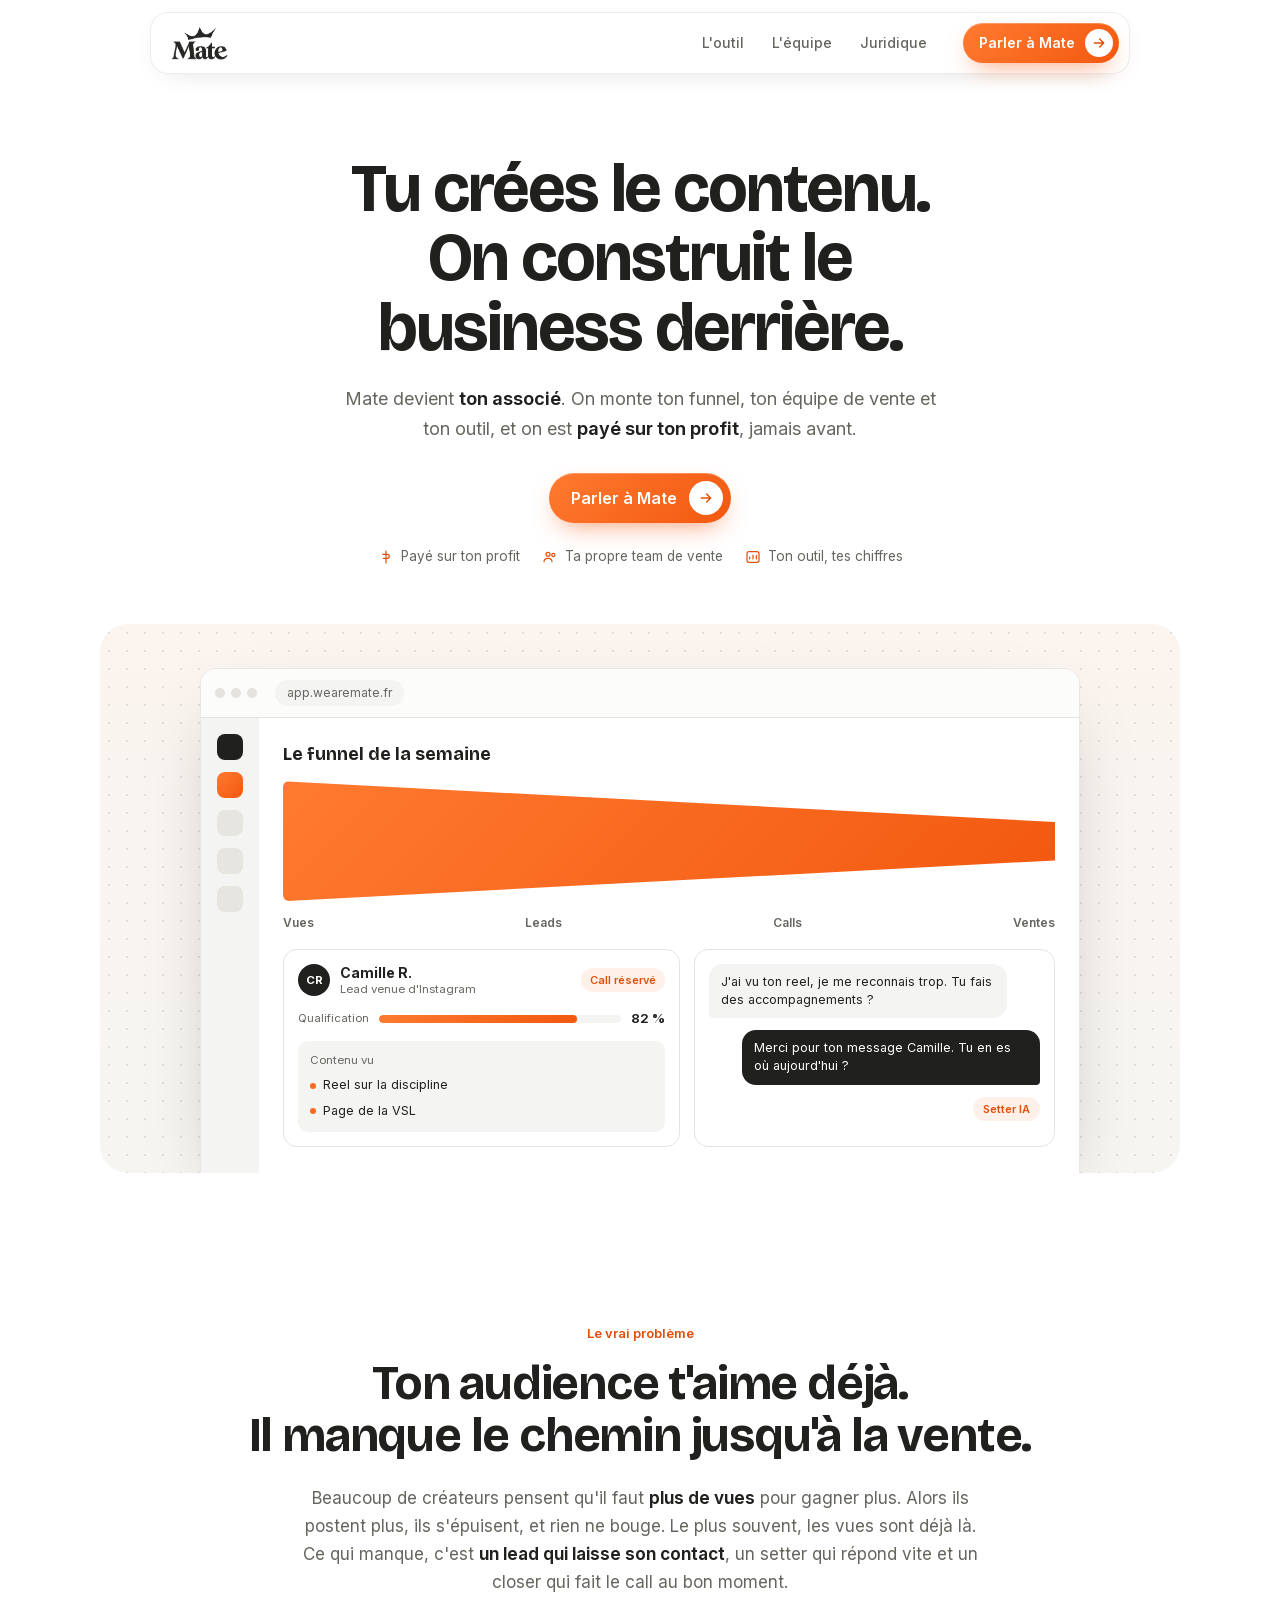
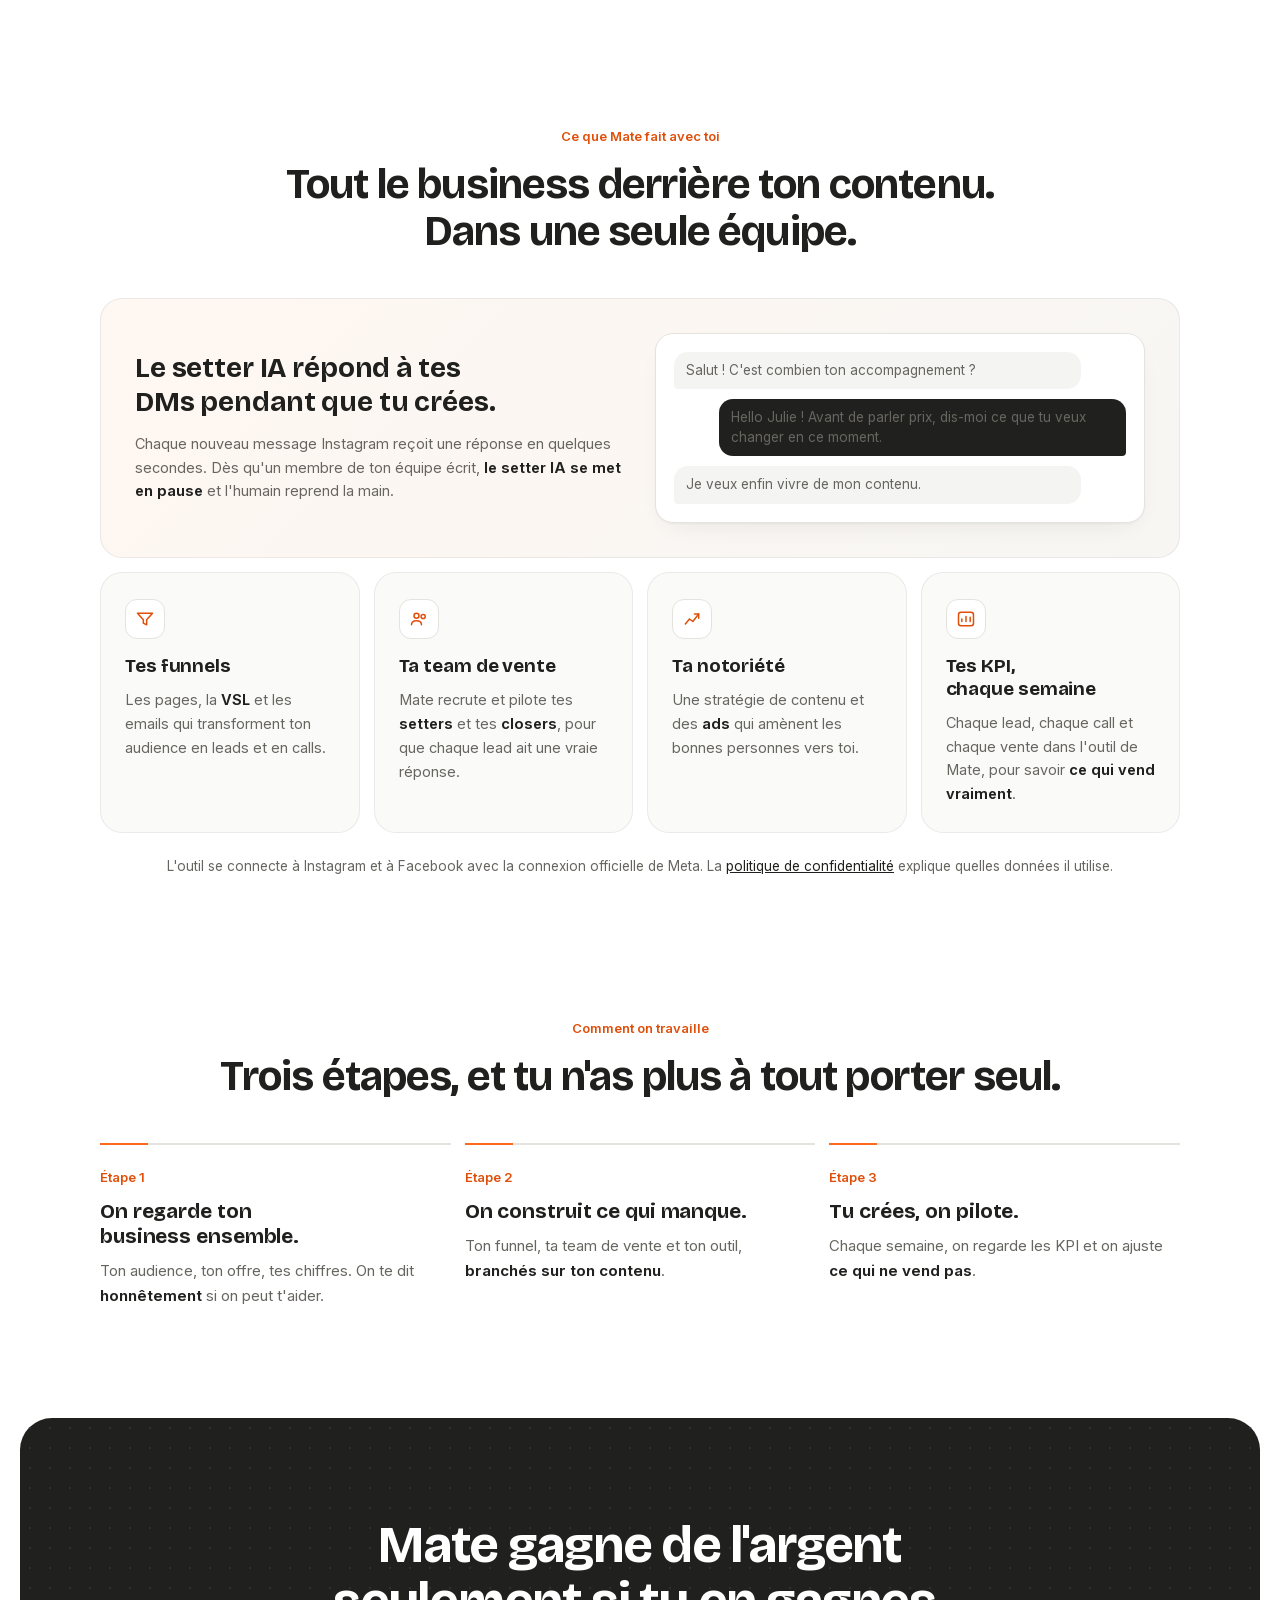
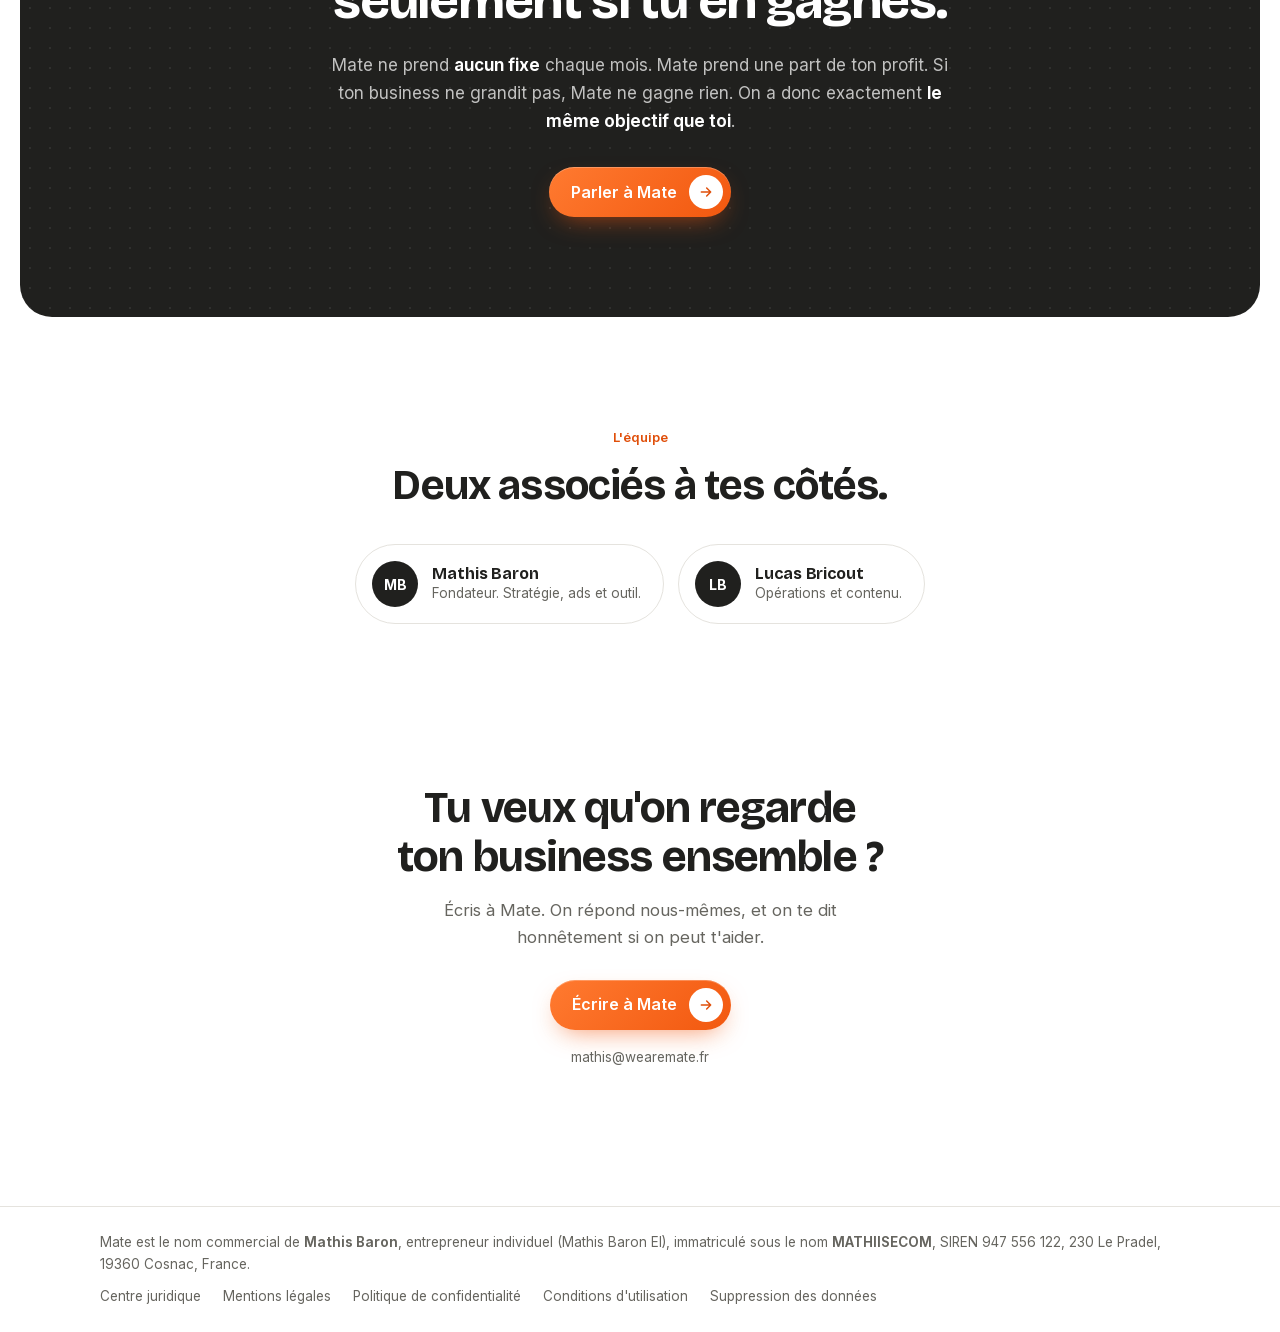
<file: index.html>
<!doctype html>
<html lang="fr">
<head>
<meta charset="utf-8">
<meta name="viewport" content="width=device-width,initial-scale=1">
<title>Mate</title>
<meta name="description" content="Mate est l'associé des créateurs de contenu : funnel, équipe de vente et outil, payé sur le profit.">
<meta name="facebook-domain-verification" content="e5ofnw505uaj575j8apa5jrsqgc30y" />
<link rel="icon" href="img/icone-app-1024.png">
<link rel="preload" href="fonts/inter.woff2" as="font" type="font/woff2" crossorigin>
<link rel="stylesheet" href="style.css?v=20261110b">
</head>
<body>
<header class="l-entete"><div class="l-nav">
<a class="logo" href="index.html" aria-label="Accueil Mate"><img src="img/logo-mate.png" alt="Mate"></a>
<nav class="l-liens"><a href="#outil">L'outil</a><a href="#equipe">L'équipe</a><a href="juridique.html">Juridique</a></nav>
<a class="l-cta l-cta-petit" href="mailto:mathis@wearemate.fr">Parler à Mate <span class="l-rond"><svg viewBox="0 0 24 24" aria-hidden="true"><path d="M5 12h14M13 6l6 6-6 6"/></svg></span></a>
</div></header>
<main>
<section class="l-hero"><div class="wrap">
  <h1>Tu crées le contenu.<br>On construit le business derrière.</h1>
  <p class="l-sous">Mate devient <strong>ton associé</strong>. On monte ton funnel, ton équipe de vente et ton outil, et on est <strong>payé sur ton profit</strong>, jamais avant.</p>
  <a class="l-cta" href="mailto:mathis@wearemate.fr">Parler à Mate <span class="l-rond"><svg viewBox="0 0 24 24" aria-hidden="true"><path d="M5 12h14M13 6l6 6-6 6"/></svg></span></a>
  <ul class="l-confiance">
    <li><svg viewBox="0 0 24 24" aria-hidden="true"><path d="M12 3v18M7 8h7a3 3 0 010 6H8"/></svg>Payé sur ton profit</li>
    <li><svg viewBox="0 0 24 24" aria-hidden="true"><circle cx="9" cy="8" r="3"/><path d="M3 19c0-3 2.7-5 6-5s6 2 6 5"/><circle cx="17" cy="9" r="2.4"/></svg>Ta propre team de vente</li>
    <li><svg viewBox="0 0 24 24" aria-hidden="true"><rect x="3" y="4" width="18" height="16" rx="3"/><path d="M7 15v-3M12 15V9M17 15v-5"/></svg>Ton outil, tes chiffres</li>
  </ul>

  <div class="l-scene" aria-hidden="true">
    <div class="l-fenetre">
      <div class="l-barre"><i></i><i></i><i></i><span>app.wearemate.fr</span></div>
      <div class="l-app">
        <div class="l-rail"><b></b><span class="on"></span><span></span><span></span><span></span></div>
        <div class="l-contenu">
          <div class="l-titre-app">Le funnel de la semaine</div>
          <div class="l-tunnel"><i style="--y:38%;--d:0s"></i><i style="--y:55%;--d:0.7s"></i><i style="--y:46%;--d:1.4s"></i><i style="--y:62%;--d:2.1s"></i><i style="--y:41%;--d:2.8s"></i><i style="--y:52%;--d:3.5s"></i><i style="--y:58%;--d:4.2s"></i><i style="--y:44%;--d:4.9s"></i><i style="--y:50%;--d:5.6s"></i></div>
          <div class="l-etapes"><span>Vues</span><span>Leads</span><span>Calls</span><span>Ventes</span></div>
          <div class="l-deux">
            <div class="l-fiche">
              <div class="l-fiche-tete"><span class="l-avatar">CR</span><div><b>Camille R.</b><small>Lead venue d'Instagram</small></div><em>Call réservé</em></div>
              <div class="l-jauge-ligne"><small>Qualification</small><div class="l-jauge"><b style="width:82%"></b></div><strong>82 %</strong></div>
              <div class="l-vu"><small>Contenu vu</small><p>Reel sur la discipline</p><p>Page de la VSL</p></div>
            </div>
            <div class="l-dm">
              <p class="l-msg l-msg-lead">J'ai vu ton reel, je me reconnais trop. Tu fais des accompagnements ?</p>
              <p class="l-msg l-msg-ia">Merci pour ton message Camille. Tu en es où aujourd'hui ?</p>
              <span class="l-puce">Setter IA</span>
            </div>
          </div>
        </div>
      </div>
    </div>
  </div>
</div></section>

<section class="l-enonce"><div class="wrap">
  <p class="l-etiquette">Le vrai problème</p>
  <h2>Ton audience t'aime déjà.<br>Il manque le chemin jusqu'à la vente.</h2>
  <p>Beaucoup de créateurs pensent qu'il faut <strong>plus de vues</strong> pour gagner plus. Alors ils postent plus, ils s'épuisent, et rien ne bouge. Le plus souvent, les vues sont déjà là. Ce qui manque, c'est <strong>un lead qui laisse son contact</strong>, un setter qui répond vite et un closer qui fait le call au bon moment.</p>
</div></section>

<section class="l-bloc" id="outil"><div class="wrap">
  <p class="l-etiquette centre">Ce que Mate fait avec toi</p>
  <h2 class="centre">Tout le business derrière ton contenu.<br>Dans une seule équipe.</h2>
  <div class="l-bento">
    <article class="l-tuile l-grande">
      <div class="l-tuile-texte"><h3>Le setter IA répond à tes DMs pendant que tu crées.</h3><p>Chaque nouveau message Instagram reçoit une réponse en quelques secondes. Dès qu'un membre de ton équipe écrit, <strong>le setter IA se met en pause</strong> et l'humain reprend la main.</p></div>
      <div class="l-tuile-visuel l-visuel-dm" aria-hidden="true">
        <p class="l-msg l-msg-lead">Salut ! C'est combien ton accompagnement ?</p>
        <p class="l-msg l-msg-ia">Hello Julie ! Avant de parler prix, dis-moi ce que tu veux changer en ce moment.</p>
        <p class="l-msg l-msg-lead">Je veux enfin vivre de mon contenu.</p>
      </div>
    </article>
    <article class="l-tuile">
      <span class="l-ico"><svg viewBox="0 0 24 24" aria-hidden="true"><path d="M3 5h18l-7 8v6l-4-2v-4z"/></svg></span>
      <h3>Tes funnels</h3><p>Les pages, la <strong>VSL</strong> et les emails qui transforment ton audience en leads et en calls.</p>
    </article>
    <article class="l-tuile">
      <span class="l-ico"><svg viewBox="0 0 24 24" aria-hidden="true"><circle cx="9" cy="8" r="3"/><path d="M3 19c0-3.3 2.7-5 6-5s6 1.7 6 5"/><circle cx="17" cy="9" r="2.5"/></svg></span>
      <h3>Ta team de vente</h3><p>Mate recrute et pilote tes <strong>setters</strong> et tes <strong>closers</strong>, pour que chaque lead ait une vraie réponse.</p>
    </article>
    <article class="l-tuile">
      <span class="l-ico"><svg viewBox="0 0 24 24" aria-hidden="true"><path d="M4 18l5-6 4 3 7-9"/><path d="M15 6h5v5"/></svg></span>
      <h3>Ta notoriété</h3><p>Une stratégie de contenu et des <strong>ads</strong> qui amènent les bonnes personnes vers toi.</p>
    </article>
    <article class="l-tuile">
      <span class="l-ico"><svg viewBox="0 0 24 24" aria-hidden="true"><rect x="3" y="4" width="18" height="16" rx="3"/><path d="M7 15v-3M12 15V9M17 15v-5"/></svg></span>
      <h3>Tes KPI, chaque semaine</h3><p>Chaque lead, chaque call et chaque vente dans l'outil de Mate, pour savoir <strong>ce qui vend vraiment</strong>.</p>
    </article>
  </div>
  <p class="l-note">L'outil se connecte à Instagram et à Facebook avec la connexion officielle de Meta. La <a href="confidentialite.html">politique de confidentialité</a> explique quelles données il utilise.</p>
</div></section>

<section class="l-bloc"><div class="wrap">
  <p class="l-etiquette centre">Comment on travaille</p>
  <h2 class="centre">Trois étapes, et tu n'as plus à tout porter seul.</h2>
  <ol class="l-pas">
    <li><span class="l-num">Étape 1</span><h3>On regarde ton business ensemble.</h3><p>Ton audience, ton offre, tes chiffres. On te dit <strong>honnêtement</strong> si on peut t'aider.</p></li>
    <li><span class="l-num">Étape 2</span><h3>On construit ce qui manque.</h3><p>Ton funnel, ta team de vente et ton outil, <strong>branchés sur ton contenu</strong>.</p></li>
    <li><span class="l-num">Étape 3</span><h3>Tu crées, on pilote.</h3><p>Chaque semaine, on regarde les KPI et on ajuste <strong>ce qui ne vend pas</strong>.</p></li>
  </ol>
</div></section>

<section class="l-noir"><div class="wrap">
  <h2>Mate gagne de l'argent<br>seulement si tu en gagnes.</h2>
  <p>Mate ne prend <strong>aucun fixe</strong> chaque mois. Mate prend une part de ton profit. Si ton business ne grandit pas, Mate ne gagne rien. On a donc exactement <strong>le même objectif que toi</strong>.</p>
  <a class="l-cta" href="mailto:mathis@wearemate.fr">Parler à Mate <span class="l-rond"><svg viewBox="0 0 24 24" aria-hidden="true"><path d="M5 12h14M13 6l6 6-6 6"/></svg></span></a>
</div></section>

<section class="l-bloc" id="equipe"><div class="wrap">
  <p class="l-etiquette centre">L'équipe</p>
  <h2 class="centre">Deux associés à tes côtés.</h2>
  <div class="l-equipe">
    <div class="l-personne"><span class="l-avatar l-avatar-grand">MB</span><div><h3>Mathis Baron</h3><p>Fondateur. Stratégie, ads et outil.</p></div></div>
    <div class="l-personne"><span class="l-avatar l-avatar-grand">LB</span><div><h3>Lucas Bricout</h3><p>Opérations et contenu.</p></div></div>
  </div>
</div></section>

<section class="l-final" id="contact"><div class="wrap">
  <h2>Tu veux qu'on regarde ton business ensemble ?</h2>
  <p>Écris à Mate. On répond nous-mêmes, et on te dit honnêtement si on peut t'aider.</p>
  <a class="l-cta" href="mailto:mathis@wearemate.fr">Écrire à Mate <span class="l-rond"><svg viewBox="0 0 24 24" aria-hidden="true"><path d="M5 12h14M13 6l6 6-6 6"/></svg></span></a>
  <p class="l-mail">mathis@wearemate.fr</p>
</div></section>
</main>
<footer class="bas"><div class="wrap">
<span class="l-legal">Mate est le nom commercial de <strong>Mathis Baron</strong>, entrepreneur individuel (Mathis Baron EI), immatriculé sous le nom <strong>MATHIISECOM</strong>, SIREN 947 556 122, 230 Le Pradel, 19360 Cosnac, France.</span>
<a href="juridique.html">Centre juridique</a>
<a href="mentions-legales.html">Mentions légales</a>
<a href="confidentialite.html">Politique de confidentialité</a>
<a href="conditions.html">Conditions d'utilisation</a>
<a href="suppression-des-donnees.html">Suppression des données</a>
</div></footer>
</body>
</html>
</file>
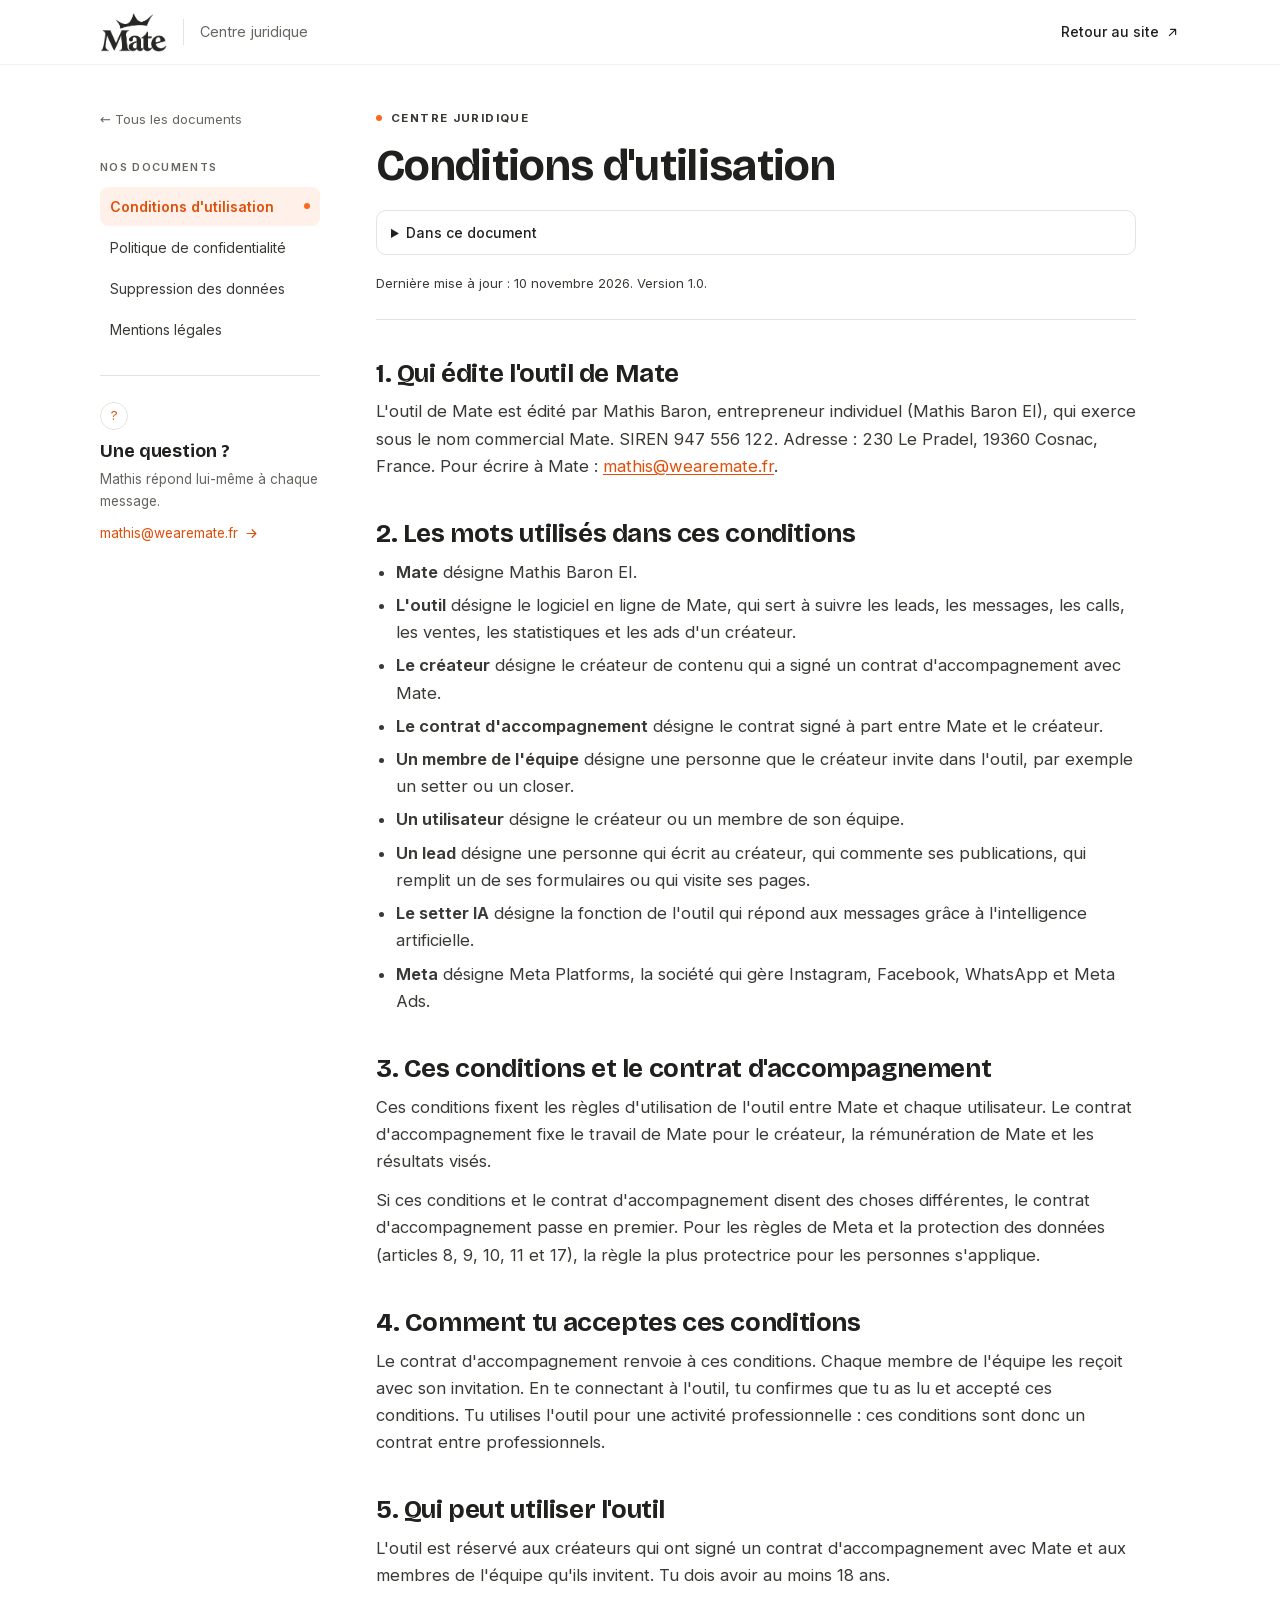
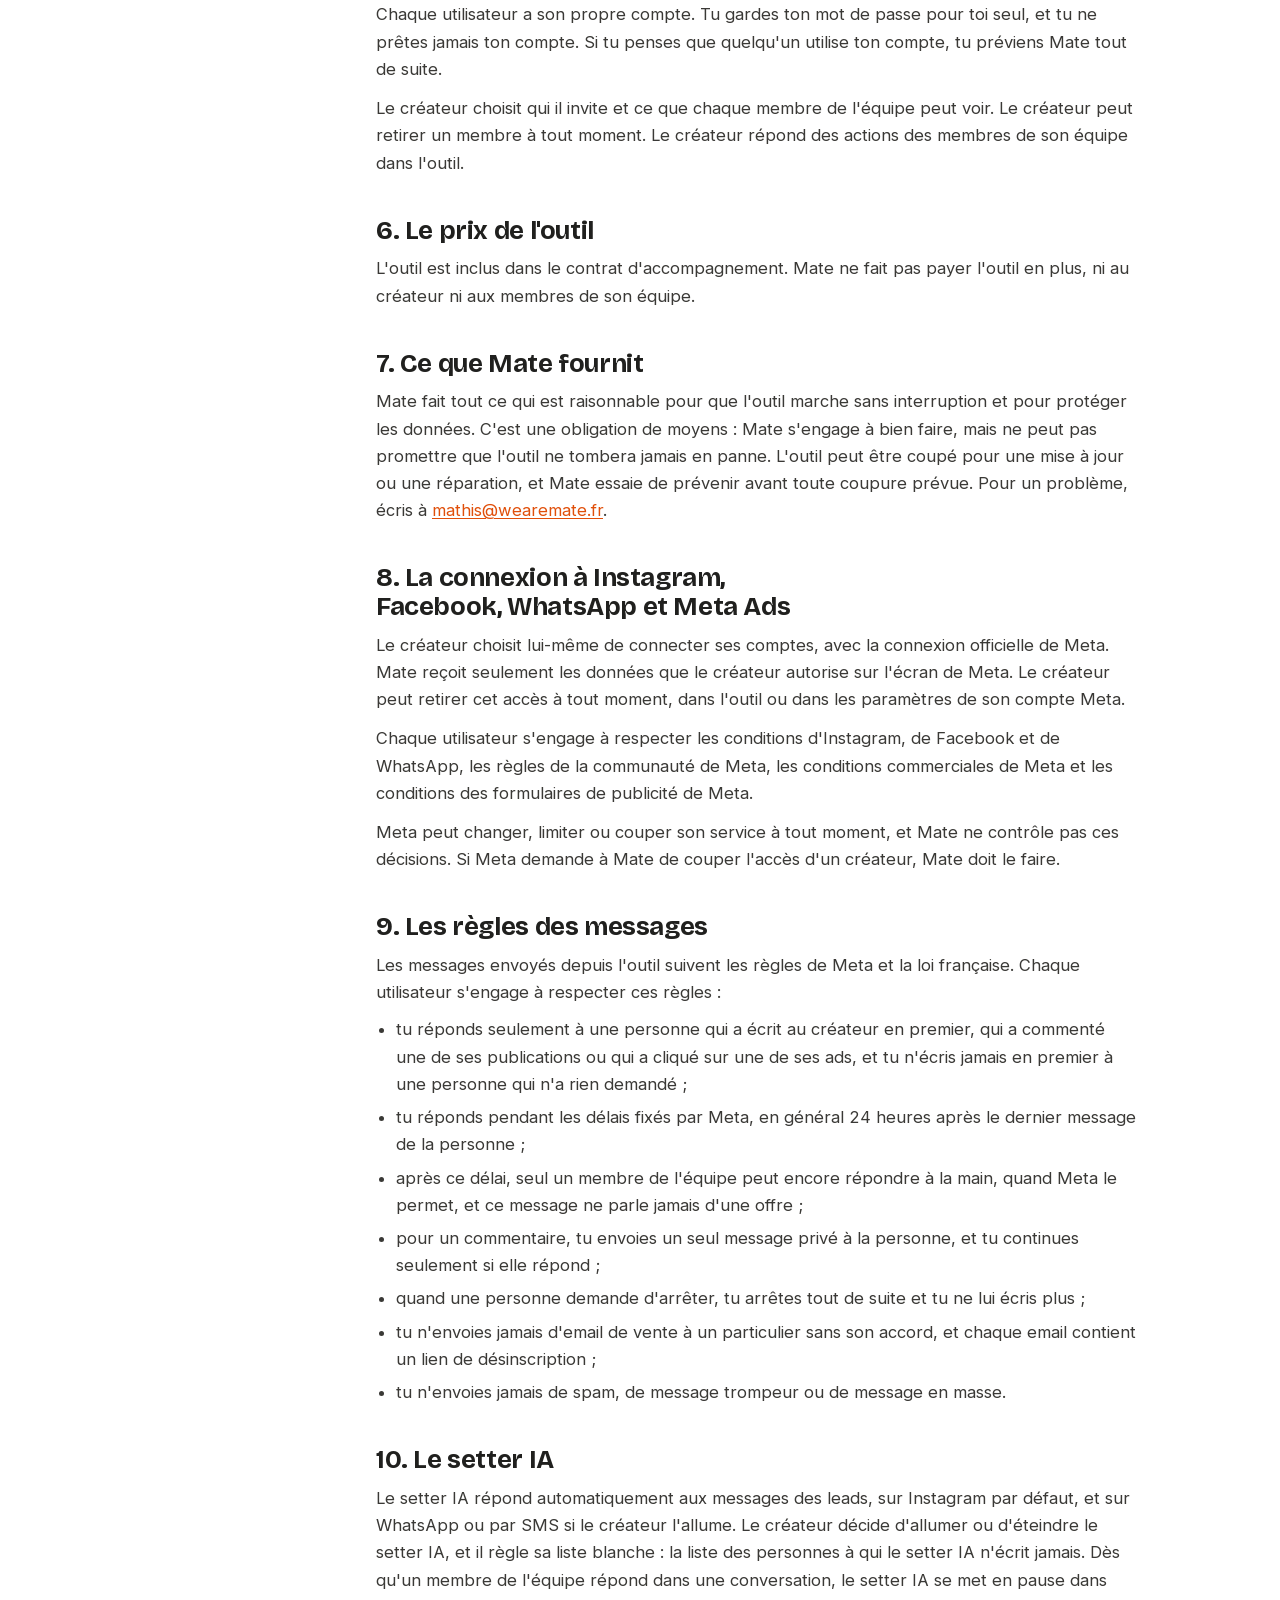
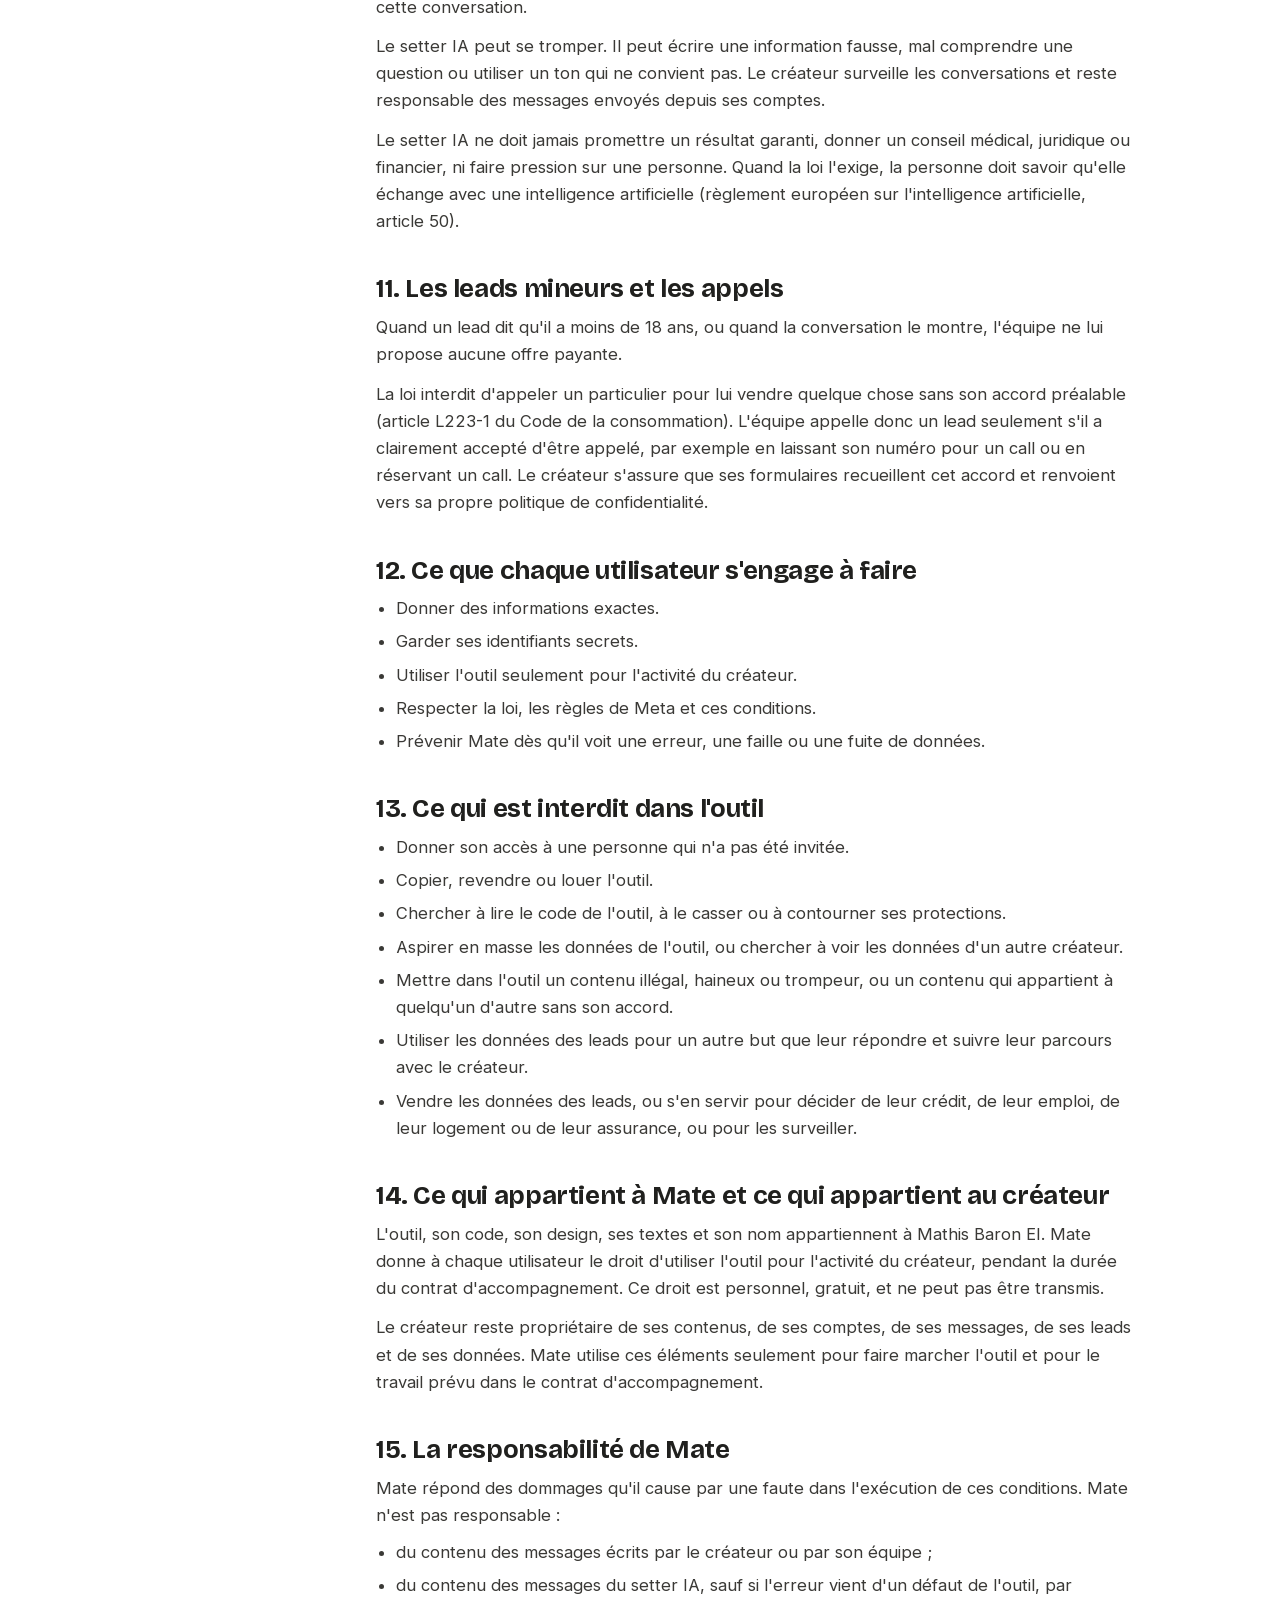
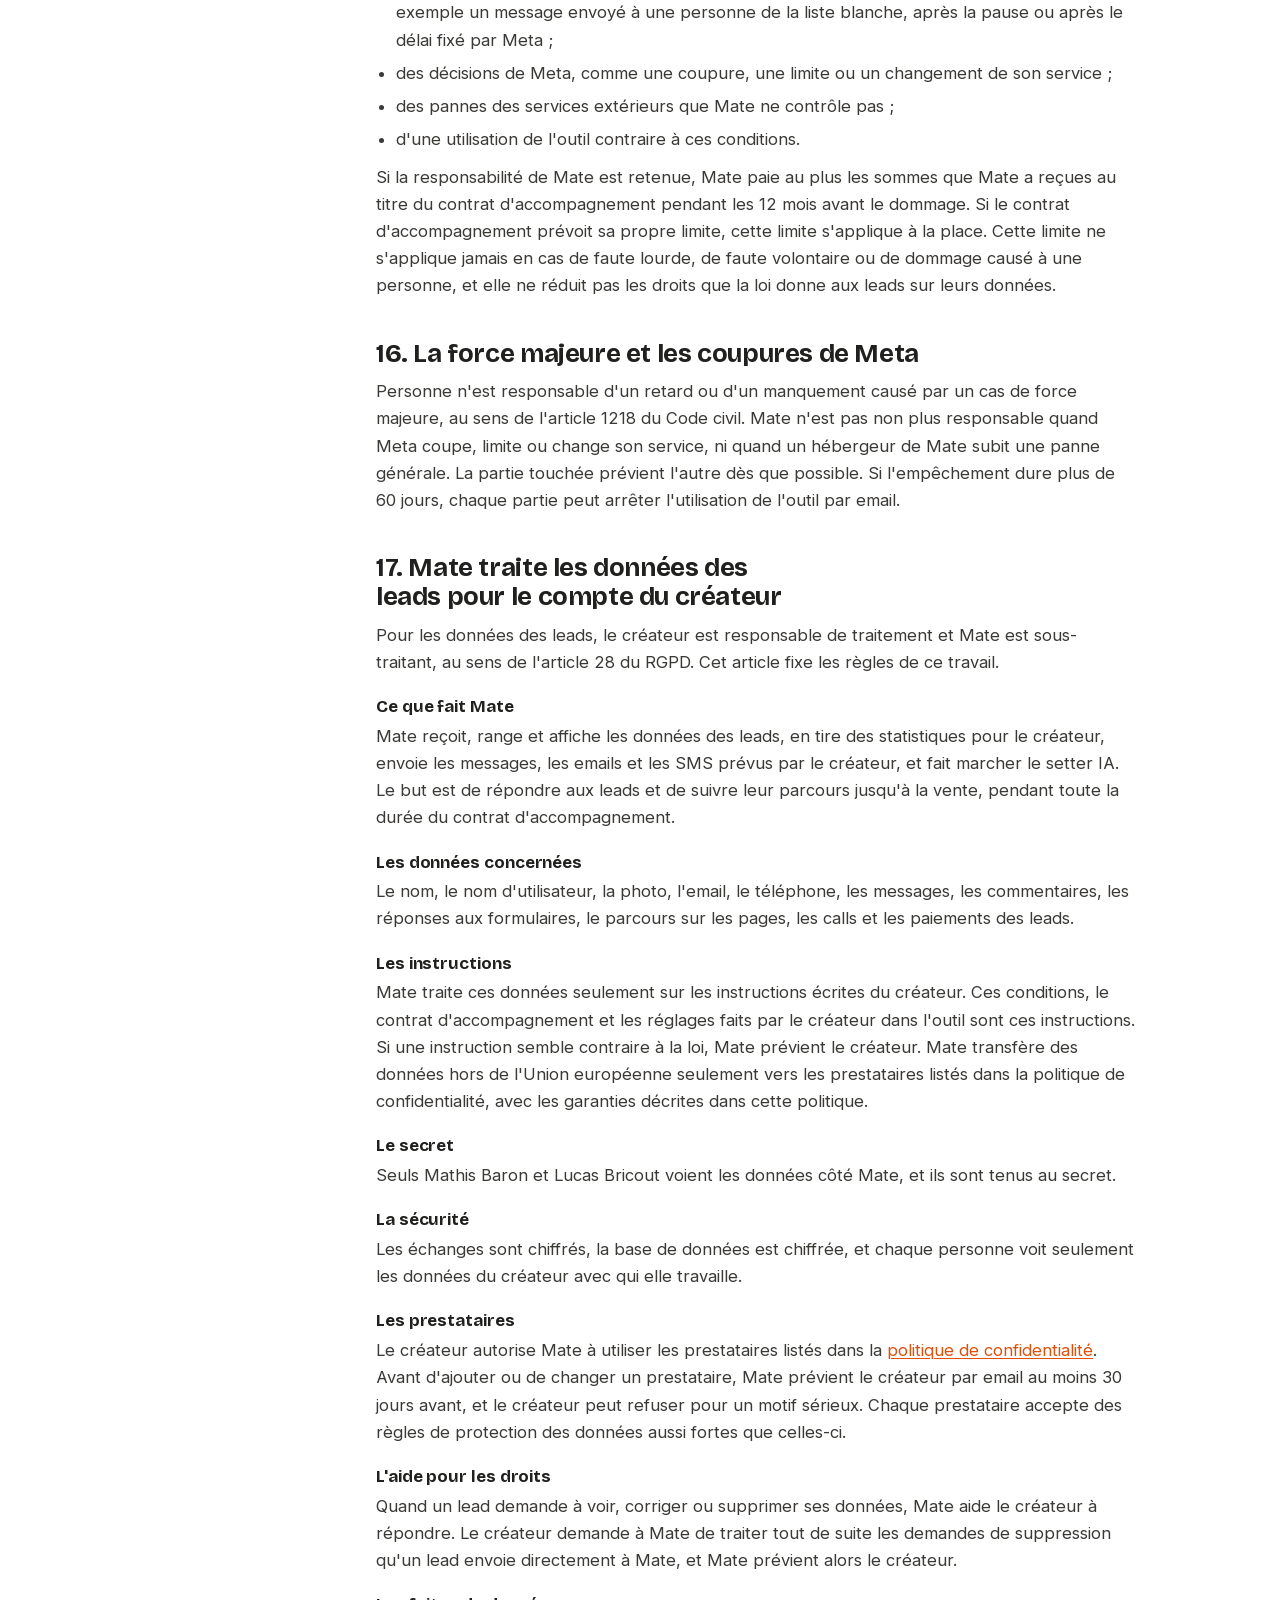
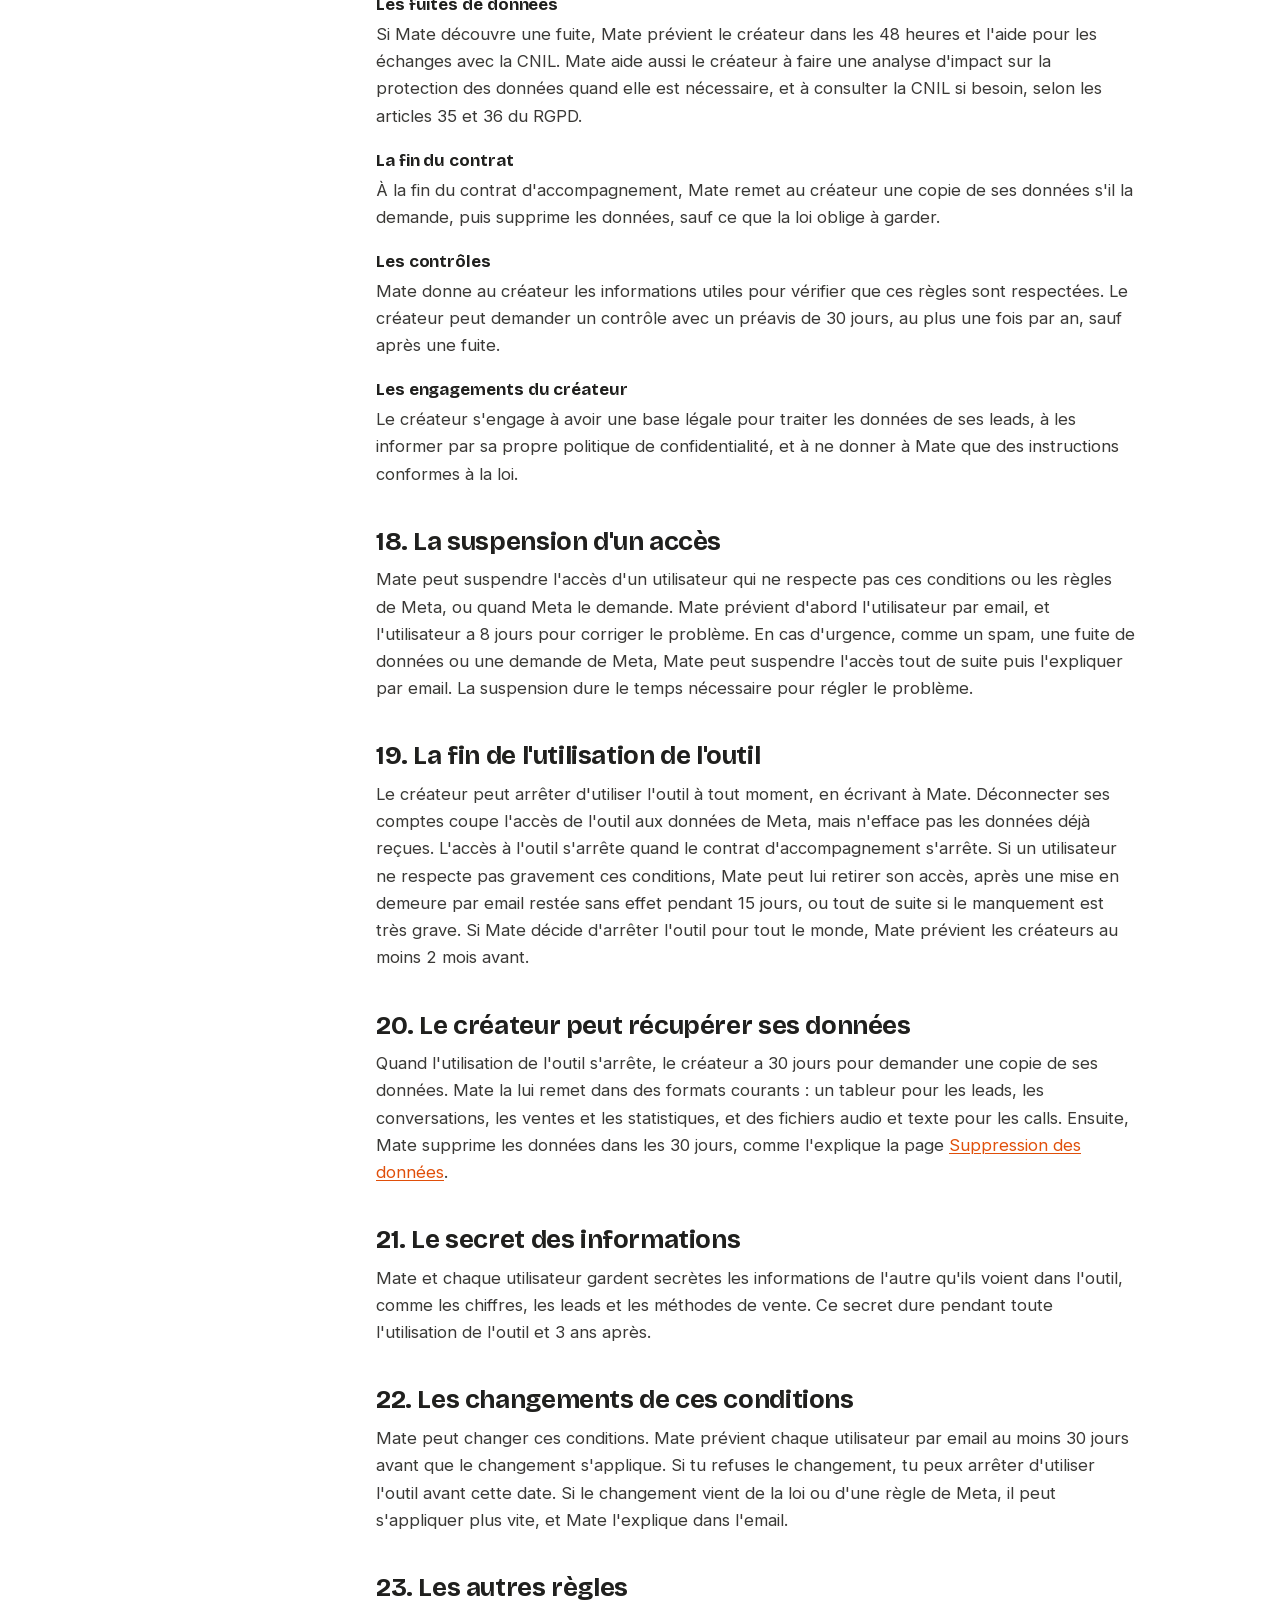
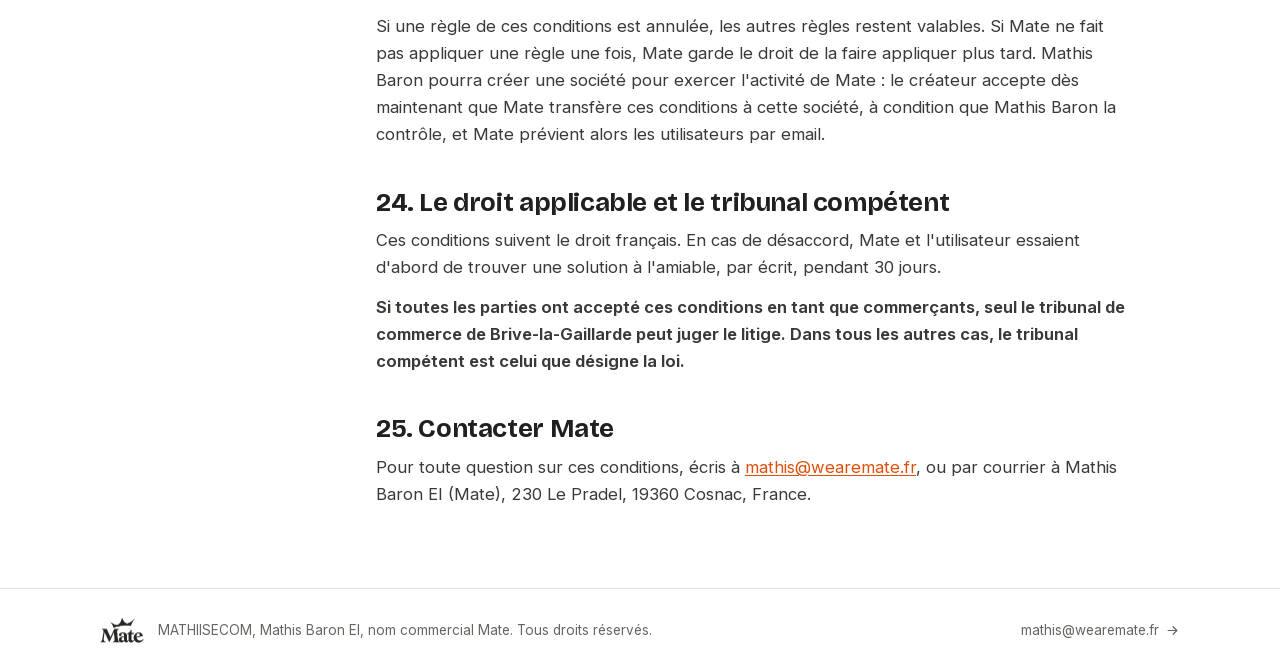
<file: conditions.html>
<!doctype html>
<html lang="fr">
<head>
<meta charset="utf-8">
<meta name="viewport" content="width=device-width,initial-scale=1">
<title>Conditions d'utilisation, Mate</title>
<meta name="description" content="Conditions d'utilisation de l'outil de Mate.">
<meta name="facebook-domain-verification" content="e5ofnw505uaj575j8apa5jrsqgc30y" />
<link rel="icon" href="img/icone-app-1024.png">
<link rel="preload" href="fonts/inter.woff2" as="font" type="font/woff2" crossorigin>
<link rel="stylesheet" href="style.css?v=20261110b">
</head>
<body>
<header class="haut haut-juridique"><div class="wrap">
<a class="logo" href="index.html" aria-label="Accueil Mate"><img src="img/logo-mate.png" alt="Mate"></a>
<span class="separateur" aria-hidden="true"></span><a class="nom-centre" href="juridique.html">Centre juridique</a>
<a class="retour" href="index.html">Retour au site <svg viewBox="0 0 24 24" aria-hidden="true"><path d="M7 17L17 7M9 7h8v8"/></svg></a>
</div></header>
<main class="doc-page"><div class="wrap doc-grille">
<aside class="cote"><a class="tous" href="juridique.html">&larr; Tous les documents</a><p class="cote-titre">Nos documents</p><nav class="cote-menu"><a href="conditions.html" class="actif">Conditions d'utilisation</a><a href="confidentialite.html">Politique de confidentialité</a><a href="suppression-des-donnees.html">Suppression des données</a><a href="mentions-legales.html">Mentions légales</a></nav><div class="question"><span class="q-ico">?</span><h3>Une question ?</h3><p>Mathis répond lui-même à chaque message.</p><a class="q-mail" href="mailto:mathis@wearemate.fr">mathis@wearemate.fr <svg viewBox="0 0 24 24" aria-hidden="true"><path d="M5 12h14M13 6l6 6-6 6"/></svg></a></div></aside>
<article class="texte">
<p class="surtitre">Centre juridique</p>
<h1>Conditions d'utilisation</h1>
<details class="sommaire"><summary>Dans ce document</summary><ol><li><a href="#s1">1. Qui édite l'outil de Mate</a></li><li><a href="#s2">2. Les mots utilisés dans ces conditions</a></li><li><a href="#s3">3. Ces conditions et le contrat d'accompagnement</a></li><li><a href="#s4">4. Comment tu acceptes ces conditions</a></li><li><a href="#s5">5. Qui peut utiliser l'outil</a></li><li><a href="#s6">6. Le prix de l'outil</a></li><li><a href="#s7">7. Ce que Mate fournit</a></li><li><a href="#s8">8. La connexion à Instagram, Facebook, WhatsApp et Meta Ads</a></li><li><a href="#s9">9. Les règles des messages</a></li><li><a href="#s10">10. Le setter IA</a></li><li><a href="#s11">11. Les leads mineurs et les appels</a></li><li><a href="#s12">12. Ce que chaque utilisateur s'engage à faire</a></li><li><a href="#s13">13. Ce qui est interdit dans l'outil</a></li><li><a href="#s14">14. Ce qui appartient à Mate et ce qui appartient au créateur</a></li><li><a href="#s15">15. La responsabilité de Mate</a></li><li><a href="#s16">16. La force majeure et les coupures de Meta</a></li><li><a href="#s17">17. Mate traite les données des leads pour le compte du créateur</a></li><li><a href="#s18">18. La suspension d'un accès</a></li><li><a href="#s19">19. La fin de l'utilisation de l'outil</a></li><li><a href="#s20">20. Le créateur peut récupérer ses données</a></li><li><a href="#s21">21. Le secret des informations</a></li><li><a href="#s22">22. Les changements de ces conditions</a></li><li><a href="#s23">23. Les autres règles</a></li><li><a href="#s24">24. Le droit applicable et le tribunal compétent</a></li><li><a href="#s25">25. Contacter Mate</a></li></ol></details>
<p class="maj">Dernière mise à jour : 10 novembre 2026. Version 1.0.</p>
<hr class="filet">

<h2 id="s1">1. Qui édite l'outil de Mate</h2>
<p>L'outil de Mate est édité par Mathis Baron, entrepreneur individuel (Mathis Baron EI), qui exerce sous le nom commercial Mate. SIREN 947 556 122. Adresse : 230 Le Pradel, 19360 Cosnac, France. Pour écrire à Mate : <a href="mailto:mathis@wearemate.fr">mathis@wearemate.fr</a>.</p>

<h2 id="s2">2. Les mots utilisés dans ces conditions</h2>
<ul>
<li><strong>Mate</strong> désigne Mathis Baron EI.</li>
<li><strong>L'outil</strong> désigne le logiciel en ligne de Mate, qui sert à suivre les leads, les messages, les calls, les ventes, les statistiques et les ads d'un créateur.</li>
<li><strong>Le créateur</strong> désigne le créateur de contenu qui a signé un contrat d'accompagnement avec Mate.</li>
<li><strong>Le contrat d'accompagnement</strong> désigne le contrat signé à part entre Mate et le créateur.</li>
<li><strong>Un membre de l'équipe</strong> désigne une personne que le créateur invite dans l'outil, par exemple un setter ou un closer.</li>
<li><strong>Un utilisateur</strong> désigne le créateur ou un membre de son équipe.</li>
<li><strong>Un lead</strong> désigne une personne qui écrit au créateur, qui commente ses publications, qui remplit un de ses formulaires ou qui visite ses pages.</li>
<li><strong>Le setter IA</strong> désigne la fonction de l'outil qui répond aux messages grâce à l'intelligence artificielle.</li>
<li><strong>Meta</strong> désigne Meta Platforms, la société qui gère Instagram, Facebook, WhatsApp et Meta Ads.</li>
</ul>

<h2 id="s3">3. Ces conditions et le contrat d'accompagnement</h2>
<p>Ces conditions fixent les règles d'utilisation de l'outil entre Mate et chaque utilisateur. Le contrat d'accompagnement fixe le travail de Mate pour le créateur, la rémunération de Mate et les résultats visés.</p>
<p>Si ces conditions et le contrat d'accompagnement disent des choses différentes, le contrat d'accompagnement passe en premier. Pour les règles de Meta et la protection des données (articles 8, 9, 10, 11 et 17), la règle la plus protectrice pour les personnes s'applique.</p>

<h2 id="s4">4. Comment tu acceptes ces conditions</h2>
<p>Le contrat d'accompagnement renvoie à ces conditions. Chaque membre de l'équipe les reçoit avec son invitation. En te connectant à l'outil, tu confirmes que tu as lu et accepté ces conditions. Tu utilises l'outil pour une activité professionnelle : ces conditions sont donc un contrat entre professionnels.</p>

<h2 id="s5">5. Qui peut utiliser l'outil</h2>
<p>L'outil est réservé aux créateurs qui ont signé un contrat d'accompagnement avec Mate et aux membres de l'équipe qu'ils invitent. Tu dois avoir au moins 18 ans.</p>
<p>Chaque utilisateur a son propre compte. Tu gardes ton mot de passe pour toi seul, et tu ne prêtes jamais ton compte. Si tu penses que quelqu'un utilise ton compte, tu préviens Mate tout de suite.</p>
<p>Le créateur choisit qui il invite et ce que chaque membre de l'équipe peut voir. Le créateur peut retirer un membre à tout moment. Le créateur répond des actions des membres de son équipe dans l'outil.</p>

<h2 id="s6">6. Le prix de l'outil</h2>
<p>L'outil est inclus dans le contrat d'accompagnement. Mate ne fait pas payer l'outil en plus, ni au créateur ni aux membres de son équipe.</p>

<h2 id="s7">7. Ce que Mate fournit</h2>
<p>Mate fait tout ce qui est raisonnable pour que l'outil marche sans interruption et pour protéger les données. C'est une obligation de moyens : Mate s'engage à bien faire, mais ne peut pas promettre que l'outil ne tombera jamais en panne. L'outil peut être coupé pour une mise à jour ou une réparation, et Mate essaie de prévenir avant toute coupure prévue. Pour un problème, écris à <a href="mailto:mathis@wearemate.fr">mathis@wearemate.fr</a>.</p>

<h2 id="s8">8. La connexion à Instagram, Facebook, WhatsApp et Meta Ads</h2>
<p>Le créateur choisit lui-même de connecter ses comptes, avec la connexion officielle de Meta. Mate reçoit seulement les données que le créateur autorise sur l'écran de Meta. Le créateur peut retirer cet accès à tout moment, dans l'outil ou dans les paramètres de son compte Meta.</p>
<p>Chaque utilisateur s'engage à respecter les conditions d'Instagram, de Facebook et de WhatsApp, les règles de la communauté de Meta, les conditions commerciales de Meta et les conditions des formulaires de publicité de Meta.</p>
<p>Meta peut changer, limiter ou couper son service à tout moment, et Mate ne contrôle pas ces décisions. Si Meta demande à Mate de couper l'accès d'un créateur, Mate doit le faire.</p>

<h2 id="s9">9. Les règles des messages</h2>
<p>Les messages envoyés depuis l'outil suivent les règles de Meta et la loi française. Chaque utilisateur s'engage à respecter ces règles :</p>
<ul>
<li>tu réponds seulement à une personne qui a écrit au créateur en premier, qui a commenté une de ses publications ou qui a cliqué sur une de ses ads, et tu n'écris jamais en premier à une personne qui n'a rien demandé ;</li>
<li>tu réponds pendant les délais fixés par Meta, en général 24 heures après le dernier message de la personne ;</li>
<li>après ce délai, seul un membre de l'équipe peut encore répondre à la main, quand Meta le permet, et ce message ne parle jamais d'une offre ;</li>
<li>pour un commentaire, tu envoies un seul message privé à la personne, et tu continues seulement si elle répond ;</li>
<li>quand une personne demande d'arrêter, tu arrêtes tout de suite et tu ne lui écris plus ;</li>
<li>tu n'envoies jamais d'email de vente à un particulier sans son accord, et chaque email contient un lien de désinscription ;</li>
<li>tu n'envoies jamais de spam, de message trompeur ou de message en masse.</li>
</ul>

<h2 id="s10">10. Le setter IA</h2>
<p>Le setter IA répond automatiquement aux messages des leads, sur Instagram par défaut, et sur WhatsApp ou par SMS si le créateur l'allume. Le créateur décide d'allumer ou d'éteindre le setter IA, et il règle sa liste blanche : la liste des personnes à qui le setter IA n'écrit jamais. Dès qu'un membre de l'équipe répond dans une conversation, le setter IA se met en pause dans cette conversation.</p>
<p>Le setter IA peut se tromper. Il peut écrire une information fausse, mal comprendre une question ou utiliser un ton qui ne convient pas. Le créateur surveille les conversations et reste responsable des messages envoyés depuis ses comptes.</p>
<p>Le setter IA ne doit jamais promettre un résultat garanti, donner un conseil médical, juridique ou financier, ni faire pression sur une personne. Quand la loi l'exige, la personne doit savoir qu'elle échange avec une intelligence artificielle (règlement européen sur l'intelligence artificielle, article 50).</p>

<h2 id="s11">11. Les leads mineurs et les appels</h2>
<p>Quand un lead dit qu'il a moins de 18 ans, ou quand la conversation le montre, l'équipe ne lui propose aucune offre payante.</p>
<p>La loi interdit d'appeler un particulier pour lui vendre quelque chose sans son accord préalable (article L223-1 du Code de la consommation). L'équipe appelle donc un lead seulement s'il a clairement accepté d'être appelé, par exemple en laissant son numéro pour un call ou en réservant un call. Le créateur s'assure que ses formulaires recueillent cet accord et renvoient vers sa propre politique de confidentialité.</p>

<h2 id="s12">12. Ce que chaque utilisateur s'engage à faire</h2>
<ul>
<li>Donner des informations exactes.</li>
<li>Garder ses identifiants secrets.</li>
<li>Utiliser l'outil seulement pour l'activité du créateur.</li>
<li>Respecter la loi, les règles de Meta et ces conditions.</li>
<li>Prévenir Mate dès qu'il voit une erreur, une faille ou une fuite de données.</li>
</ul>

<h2 id="s13">13. Ce qui est interdit dans l'outil</h2>
<ul>
<li>Donner son accès à une personne qui n'a pas été invitée.</li>
<li>Copier, revendre ou louer l'outil.</li>
<li>Chercher à lire le code de l'outil, à le casser ou à contourner ses protections.</li>
<li>Aspirer en masse les données de l'outil, ou chercher à voir les données d'un autre créateur.</li>
<li>Mettre dans l'outil un contenu illégal, haineux ou trompeur, ou un contenu qui appartient à quelqu'un d'autre sans son accord.</li>
<li>Utiliser les données des leads pour un autre but que leur répondre et suivre leur parcours avec le créateur.</li>
<li>Vendre les données des leads, ou s'en servir pour décider de leur crédit, de leur emploi, de leur logement ou de leur assurance, ou pour les surveiller.</li>
</ul>

<h2 id="s14">14. Ce qui appartient à Mate et ce qui appartient au créateur</h2>
<p>L'outil, son code, son design, ses textes et son nom appartiennent à Mathis Baron EI. Mate donne à chaque utilisateur le droit d'utiliser l'outil pour l'activité du créateur, pendant la durée du contrat d'accompagnement. Ce droit est personnel, gratuit, et ne peut pas être transmis.</p>
<p>Le créateur reste propriétaire de ses contenus, de ses comptes, de ses messages, de ses leads et de ses données. Mate utilise ces éléments seulement pour faire marcher l'outil et pour le travail prévu dans le contrat d'accompagnement.</p>

<h2 id="s15">15. La responsabilité de Mate</h2>
<p>Mate répond des dommages qu'il cause par une faute dans l'exécution de ces conditions. Mate n'est pas responsable :</p>
<ul>
<li>du contenu des messages écrits par le créateur ou par son équipe ;</li>
<li>du contenu des messages du setter IA, sauf si l'erreur vient d'un défaut de l'outil, par exemple un message envoyé à une personne de la liste blanche, après la pause ou après le délai fixé par Meta ;</li>
<li>des décisions de Meta, comme une coupure, une limite ou un changement de son service ;</li>
<li>des pannes des services extérieurs que Mate ne contrôle pas ;</li>
<li>d'une utilisation de l'outil contraire à ces conditions.</li>
</ul>
<p>Si la responsabilité de Mate est retenue, Mate paie au plus les sommes que Mate a reçues au titre du contrat d'accompagnement pendant les 12 mois avant le dommage. Si le contrat d'accompagnement prévoit sa propre limite, cette limite s'applique à la place. Cette limite ne s'applique jamais en cas de faute lourde, de faute volontaire ou de dommage causé à une personne, et elle ne réduit pas les droits que la loi donne aux leads sur leurs données.</p>

<h2 id="s16">16. La force majeure et les coupures de Meta</h2>
<p>Personne n'est responsable d'un retard ou d'un manquement causé par un cas de force majeure, au sens de l'article 1218 du Code civil. Mate n'est pas non plus responsable quand Meta coupe, limite ou change son service, ni quand un hébergeur de Mate subit une panne générale. La partie touchée prévient l'autre dès que possible. Si l'empêchement dure plus de 60 jours, chaque partie peut arrêter l'utilisation de l'outil par email.</p>

<h2 id="s17">17. Mate traite les données des leads pour le compte du créateur</h2>
<p>Pour les données des leads, le créateur est responsable de traitement et Mate est sous-traitant, au sens de l'article 28 du RGPD. Cet article fixe les règles de ce travail.</p>
<h3>Ce que fait Mate</h3>
<p>Mate reçoit, range et affiche les données des leads, en tire des statistiques pour le créateur, envoie les messages, les emails et les SMS prévus par le créateur, et fait marcher le setter IA. Le but est de répondre aux leads et de suivre leur parcours jusqu'à la vente, pendant toute la durée du contrat d'accompagnement.</p>
<h3>Les données concernées</h3>
<p>Le nom, le nom d'utilisateur, la photo, l'email, le téléphone, les messages, les commentaires, les réponses aux formulaires, le parcours sur les pages, les calls et les paiements des leads.</p>
<h3>Les instructions</h3>
<p>Mate traite ces données seulement sur les instructions écrites du créateur. Ces conditions, le contrat d'accompagnement et les réglages faits par le créateur dans l'outil sont ces instructions. Si une instruction semble contraire à la loi, Mate prévient le créateur. Mate transfère des données hors de l'Union européenne seulement vers les prestataires listés dans la politique de confidentialité, avec les garanties décrites dans cette politique.</p>
<h3>Le secret</h3>
<p>Seuls Mathis Baron et Lucas Bricout voient les données côté Mate, et ils sont tenus au secret.</p>
<h3>La sécurité</h3>
<p>Les échanges sont chiffrés, la base de données est chiffrée, et chaque personne voit seulement les données du créateur avec qui elle travaille.</p>
<h3>Les prestataires</h3>
<p>Le créateur autorise Mate à utiliser les prestataires listés dans la <a href="confidentialite.html">politique de confidentialité</a>. Avant d'ajouter ou de changer un prestataire, Mate prévient le créateur par email au moins 30 jours avant, et le créateur peut refuser pour un motif sérieux. Chaque prestataire accepte des règles de protection des données aussi fortes que celles-ci.</p>
<h3>L'aide pour les droits</h3>
<p>Quand un lead demande à voir, corriger ou supprimer ses données, Mate aide le créateur à répondre. Le créateur demande à Mate de traiter tout de suite les demandes de suppression qu'un lead envoie directement à Mate, et Mate prévient alors le créateur.</p>
<h3>Les fuites de données</h3>
<p>Si Mate découvre une fuite, Mate prévient le créateur dans les 48 heures et l'aide pour les échanges avec la CNIL. Mate aide aussi le créateur à faire une analyse d'impact sur la protection des données quand elle est nécessaire, et à consulter la CNIL si besoin, selon les articles 35 et 36 du RGPD.</p>
<h3>La fin du contrat</h3>
<p>À la fin du contrat d'accompagnement, Mate remet au créateur une copie de ses données s'il la demande, puis supprime les données, sauf ce que la loi oblige à garder.</p>
<h3>Les contrôles</h3>
<p>Mate donne au créateur les informations utiles pour vérifier que ces règles sont respectées. Le créateur peut demander un contrôle avec un préavis de 30 jours, au plus une fois par an, sauf après une fuite.</p>
<h3>Les engagements du créateur</h3>
<p>Le créateur s'engage à avoir une base légale pour traiter les données de ses leads, à les informer par sa propre politique de confidentialité, et à ne donner à Mate que des instructions conformes à la loi.</p>

<h2 id="s18">18. La suspension d'un accès</h2>
<p>Mate peut suspendre l'accès d'un utilisateur qui ne respecte pas ces conditions ou les règles de Meta, ou quand Meta le demande. Mate prévient d'abord l'utilisateur par email, et l'utilisateur a 8 jours pour corriger le problème. En cas d'urgence, comme un spam, une fuite de données ou une demande de Meta, Mate peut suspendre l'accès tout de suite puis l'expliquer par email. La suspension dure le temps nécessaire pour régler le problème.</p>

<h2 id="s19">19. La fin de l'utilisation de l'outil</h2>
<p>Le créateur peut arrêter d'utiliser l'outil à tout moment, en écrivant à Mate. Déconnecter ses comptes coupe l'accès de l'outil aux données de Meta, mais n'efface pas les données déjà reçues. L'accès à l'outil s'arrête quand le contrat d'accompagnement s'arrête. Si un utilisateur ne respecte pas gravement ces conditions, Mate peut lui retirer son accès, après une mise en demeure par email restée sans effet pendant 15 jours, ou tout de suite si le manquement est très grave. Si Mate décide d'arrêter l'outil pour tout le monde, Mate prévient les créateurs au moins 2 mois avant.</p>

<h2 id="s20">20. Le créateur peut récupérer ses données</h2>
<p>Quand l'utilisation de l'outil s'arrête, le créateur a 30 jours pour demander une copie de ses données. Mate la lui remet dans des formats courants : un tableur pour les leads, les conversations, les ventes et les statistiques, et des fichiers audio et texte pour les calls. Ensuite, Mate supprime les données dans les 30 jours, comme l'explique la page <a href="suppression-des-donnees.html">Suppression des données</a>.</p>

<h2 id="s21">21. Le secret des informations</h2>
<p>Mate et chaque utilisateur gardent secrètes les informations de l'autre qu'ils voient dans l'outil, comme les chiffres, les leads et les méthodes de vente. Ce secret dure pendant toute l'utilisation de l'outil et 3 ans après.</p>

<h2 id="s22">22. Les changements de ces conditions</h2>
<p>Mate peut changer ces conditions. Mate prévient chaque utilisateur par email au moins 30 jours avant que le changement s'applique. Si tu refuses le changement, tu peux arrêter d'utiliser l'outil avant cette date. Si le changement vient de la loi ou d'une règle de Meta, il peut s'appliquer plus vite, et Mate l'explique dans l'email.</p>

<h2 id="s23">23. Les autres règles</h2>
<p>Si une règle de ces conditions est annulée, les autres règles restent valables. Si Mate ne fait pas appliquer une règle une fois, Mate garde le droit de la faire appliquer plus tard. Mathis Baron pourra créer une société pour exercer l'activité de Mate : le créateur accepte dès maintenant que Mate transfère ces conditions à cette société, à condition que Mathis Baron la contrôle, et Mate prévient alors les utilisateurs par email.</p>

<h2 id="s24">24. Le droit applicable et le tribunal compétent</h2>
<p>Ces conditions suivent le droit français. En cas de désaccord, Mate et l'utilisateur essaient d'abord de trouver une solution à l'amiable, par écrit, pendant 30 jours.</p>
<p><strong>Si toutes les parties ont accepté ces conditions en tant que commerçants, seul le tribunal de commerce de Brive-la-Gaillarde peut juger le litige. Dans tous les autres cas, le tribunal compétent est celui que désigne la loi.</strong></p>

<h2 id="s25">25. Contacter Mate</h2>
<p>Pour toute question sur ces conditions, écris à <a href="mailto:mathis@wearemate.fr">mathis@wearemate.fr</a>, ou par courrier à Mathis Baron EI (Mate), 230 Le Pradel, 19360 Cosnac, France.</p>
</article>
</div></main>
<footer class="bas bas-juridique"><div class="wrap">
<img src="img/logo-mate.png" alt="Mate" class="pied-logo"><span>MATHIISECOM, Mathis Baron EI, nom commercial Mate. Tous droits réservés.</span>
<a class="pied-mail" href="mailto:mathis@wearemate.fr">mathis@wearemate.fr <svg viewBox="0 0 24 24" aria-hidden="true"><path d="M5 12h14M13 6l6 6-6 6"/></svg></a>
</div></footer>
</body>
</html>
</file>
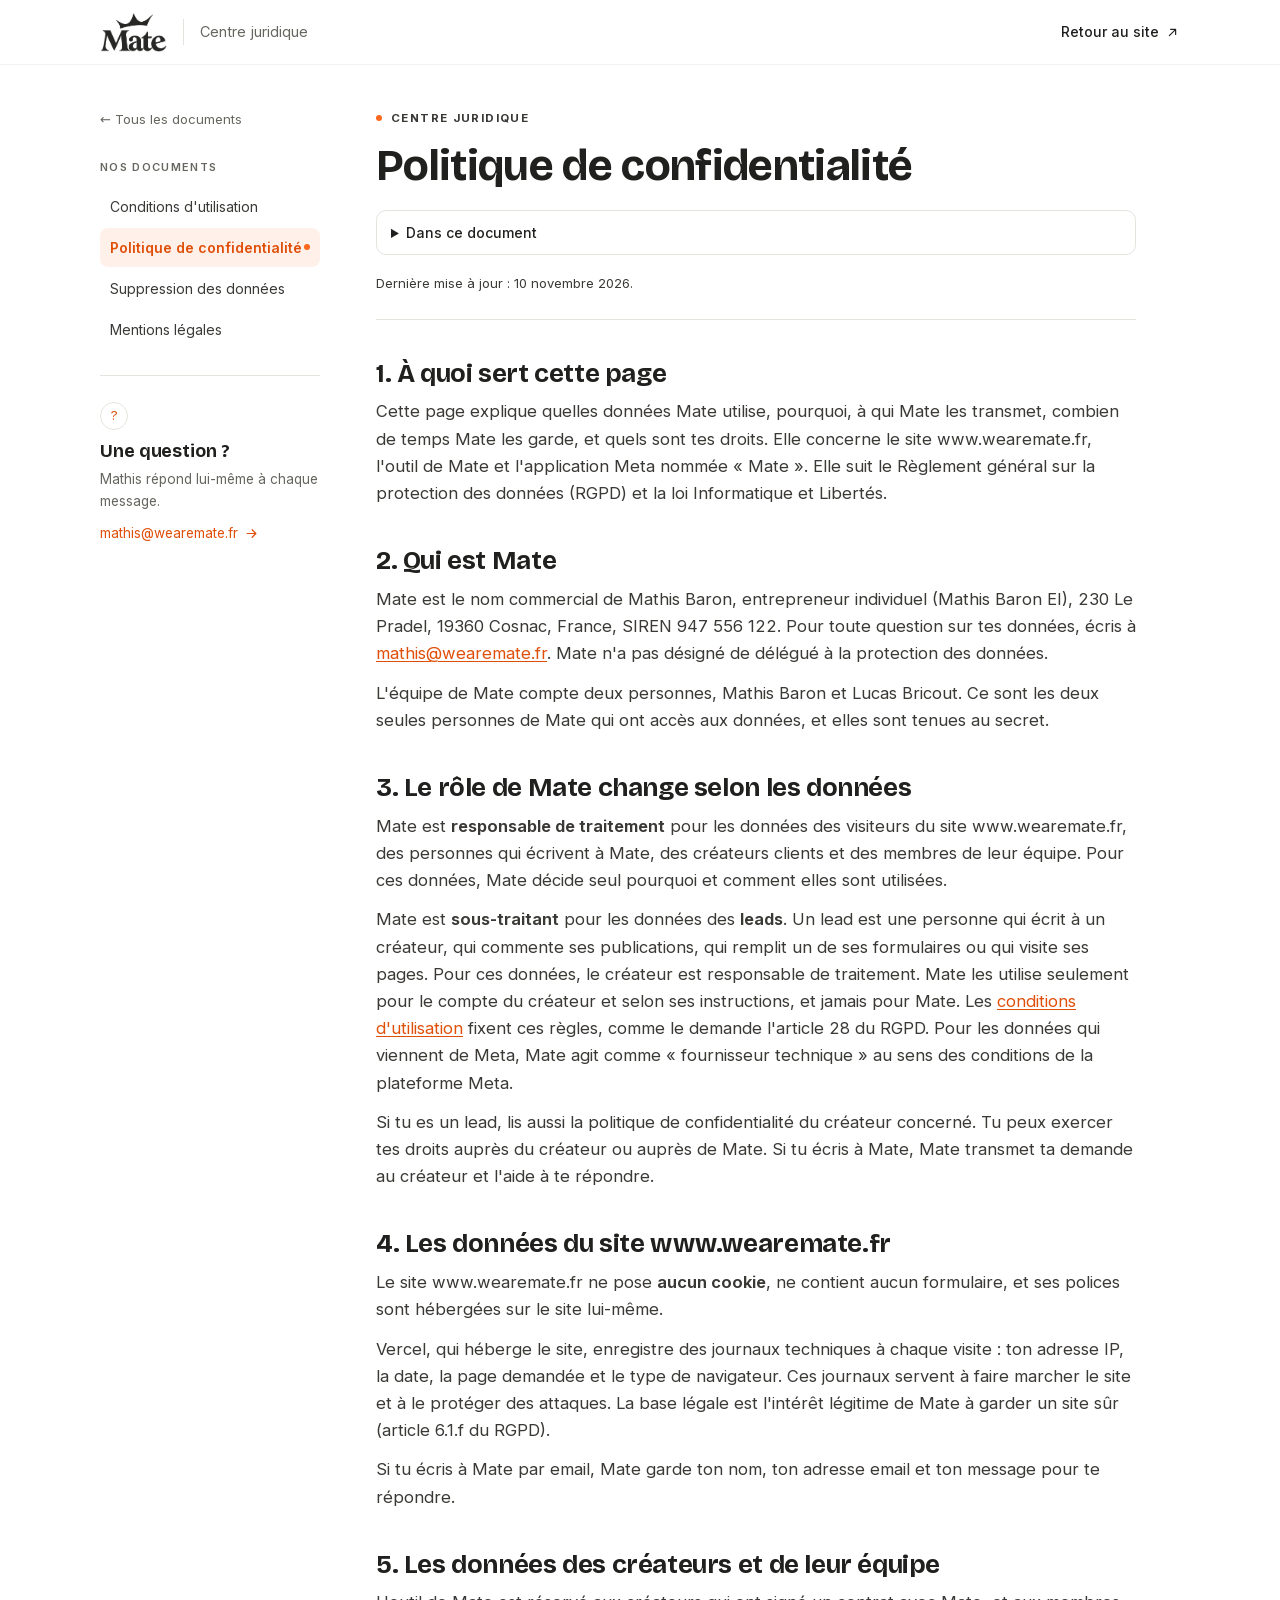
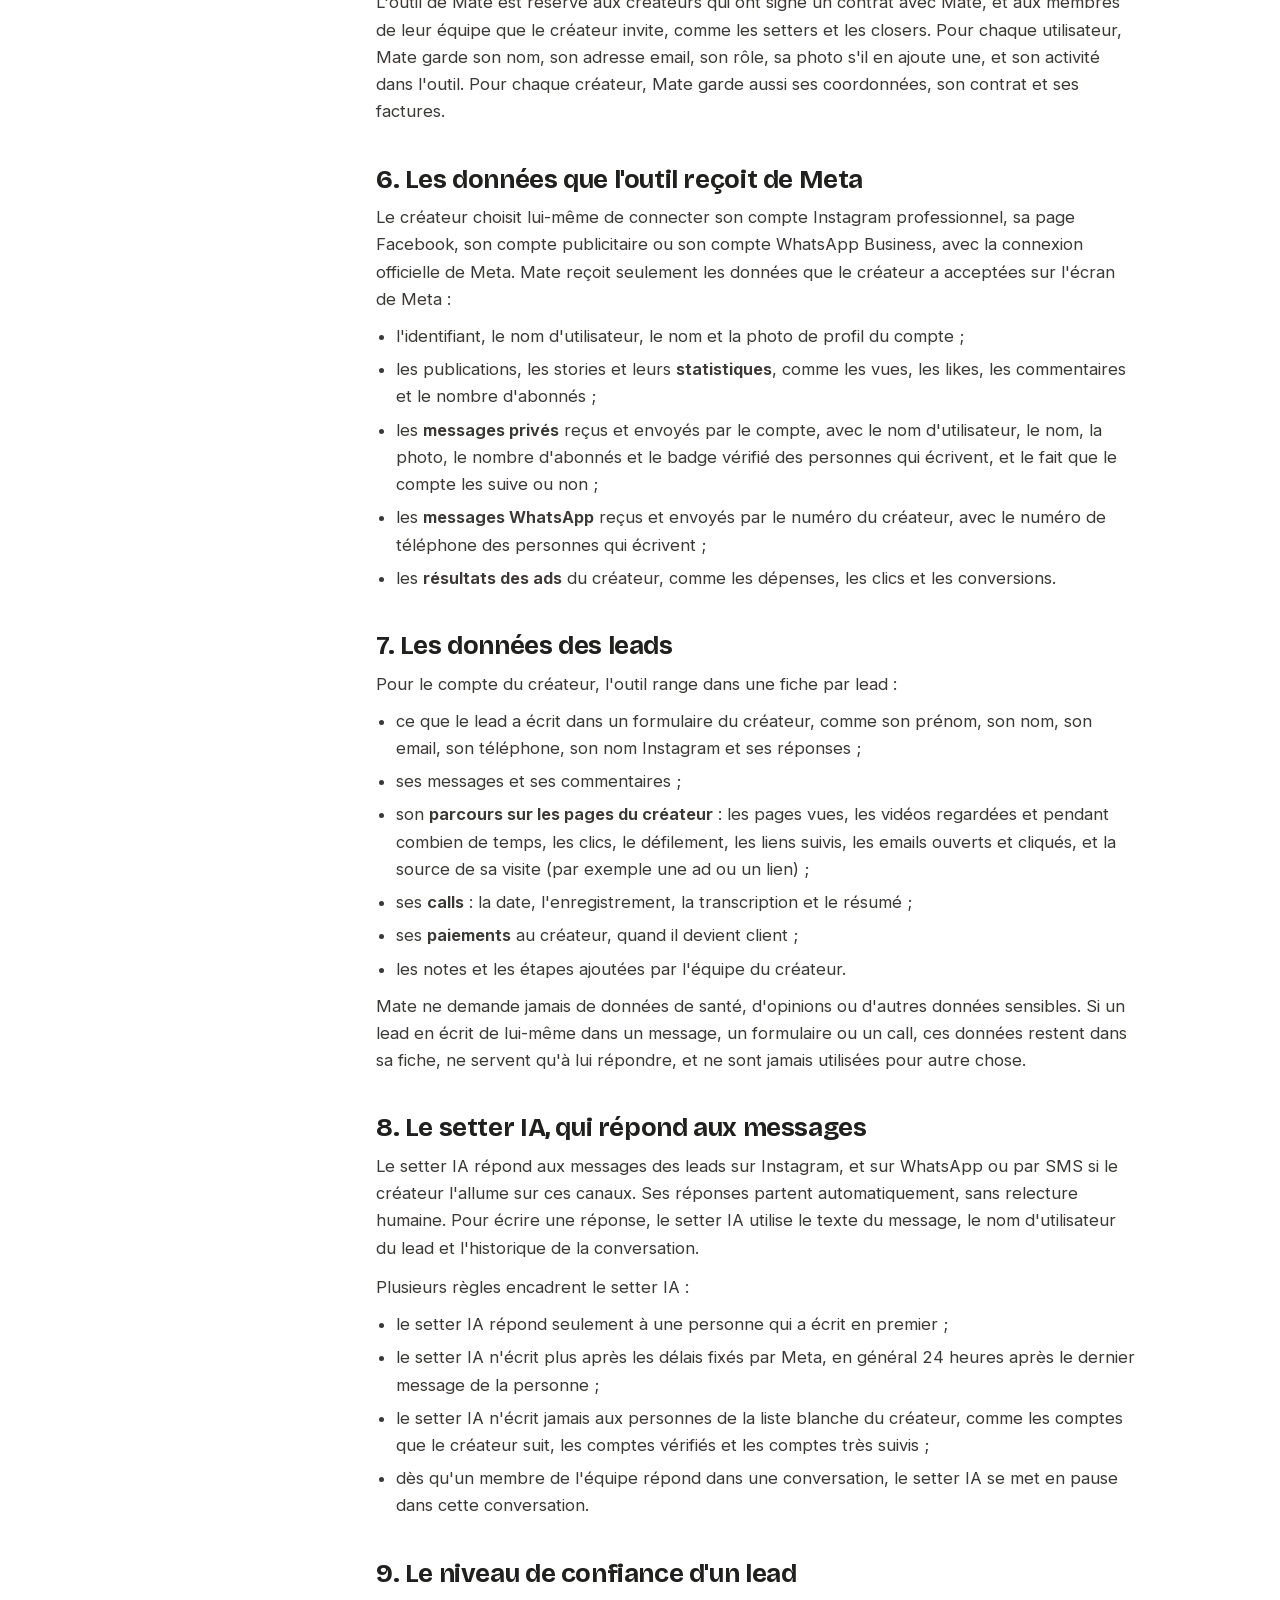
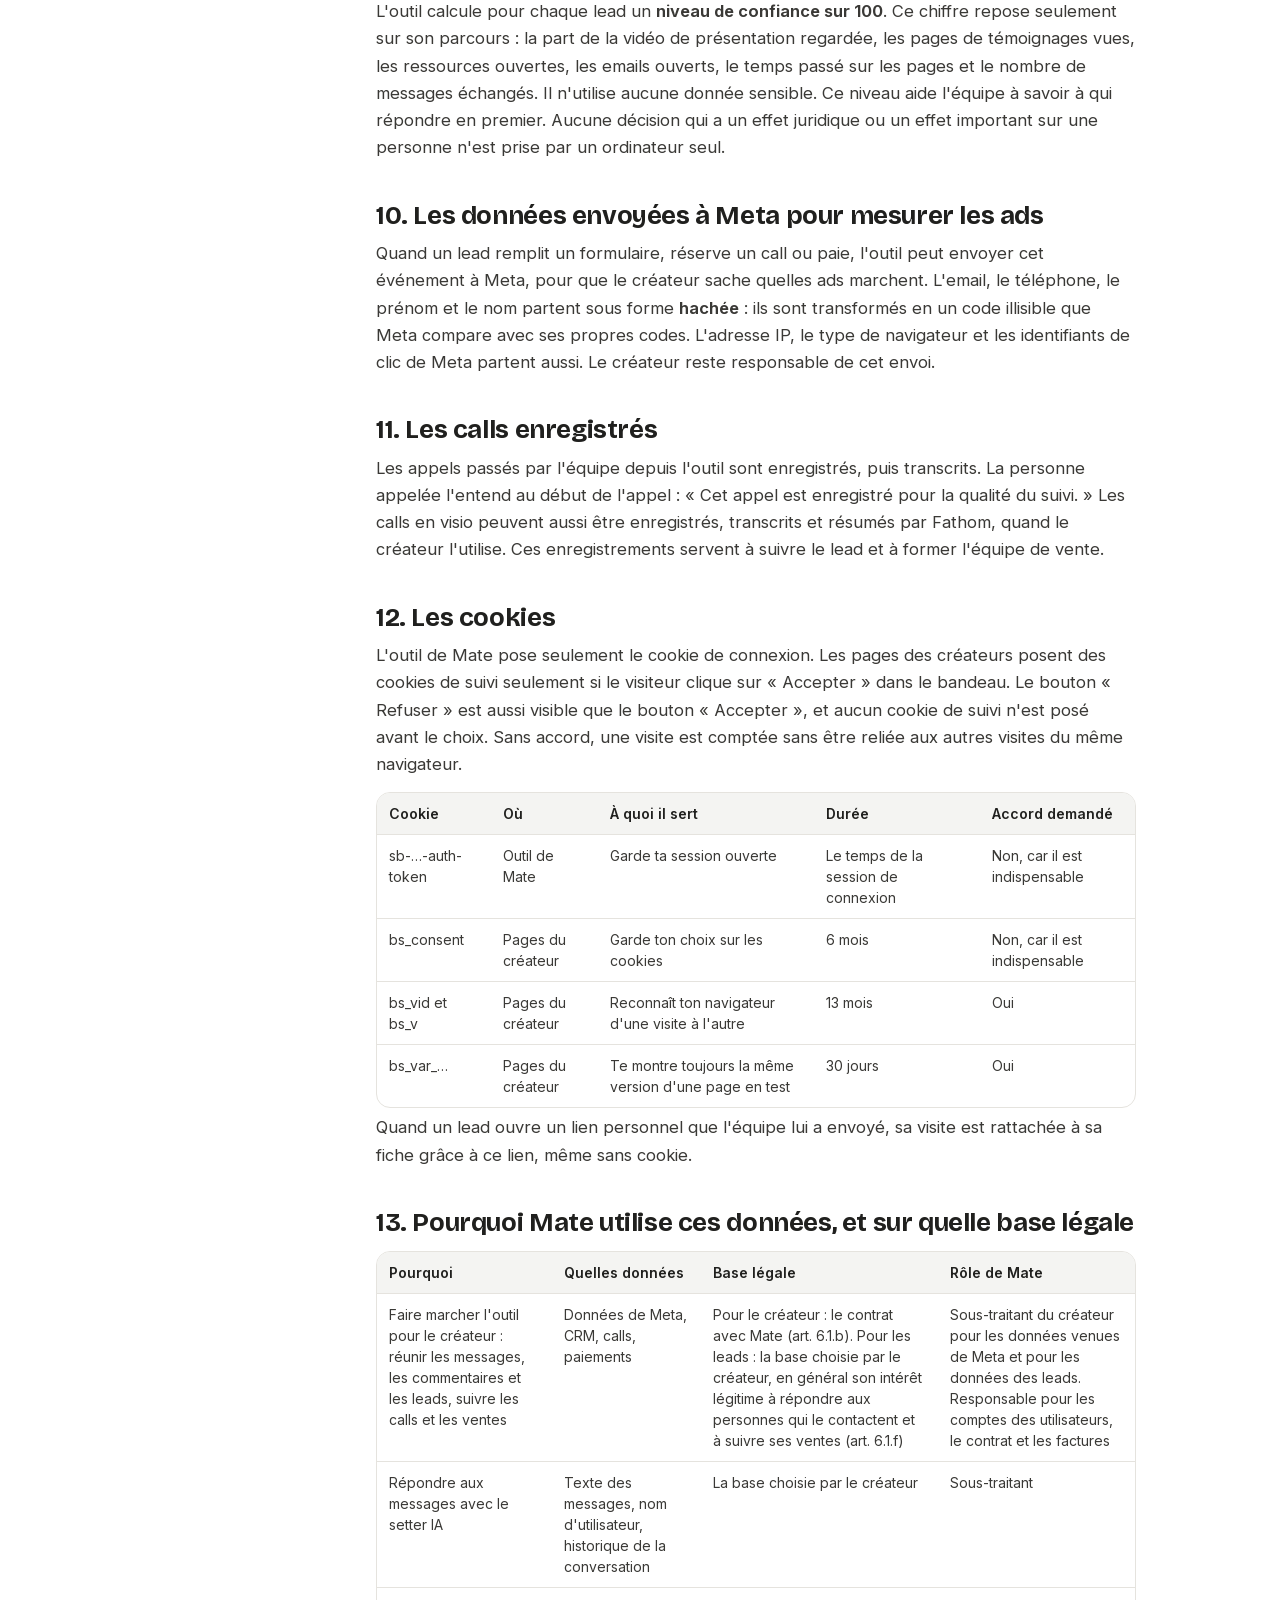
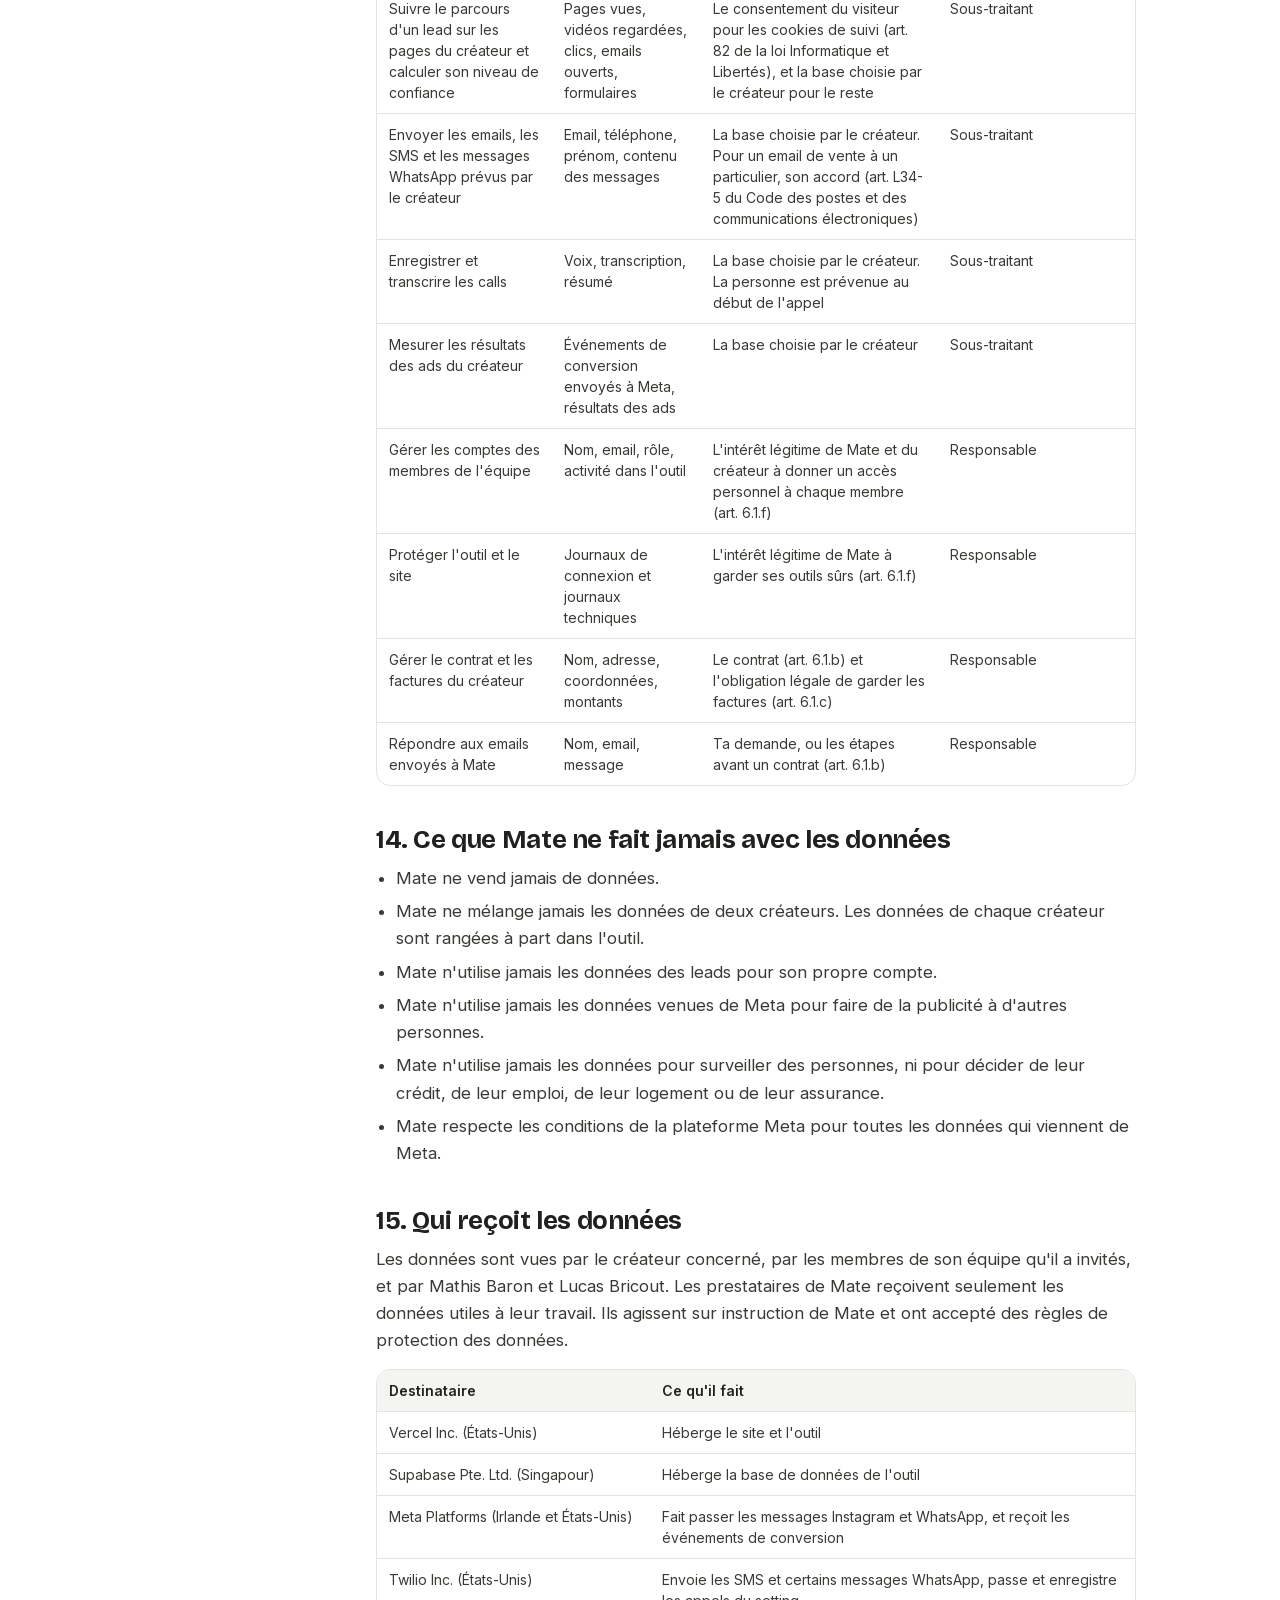
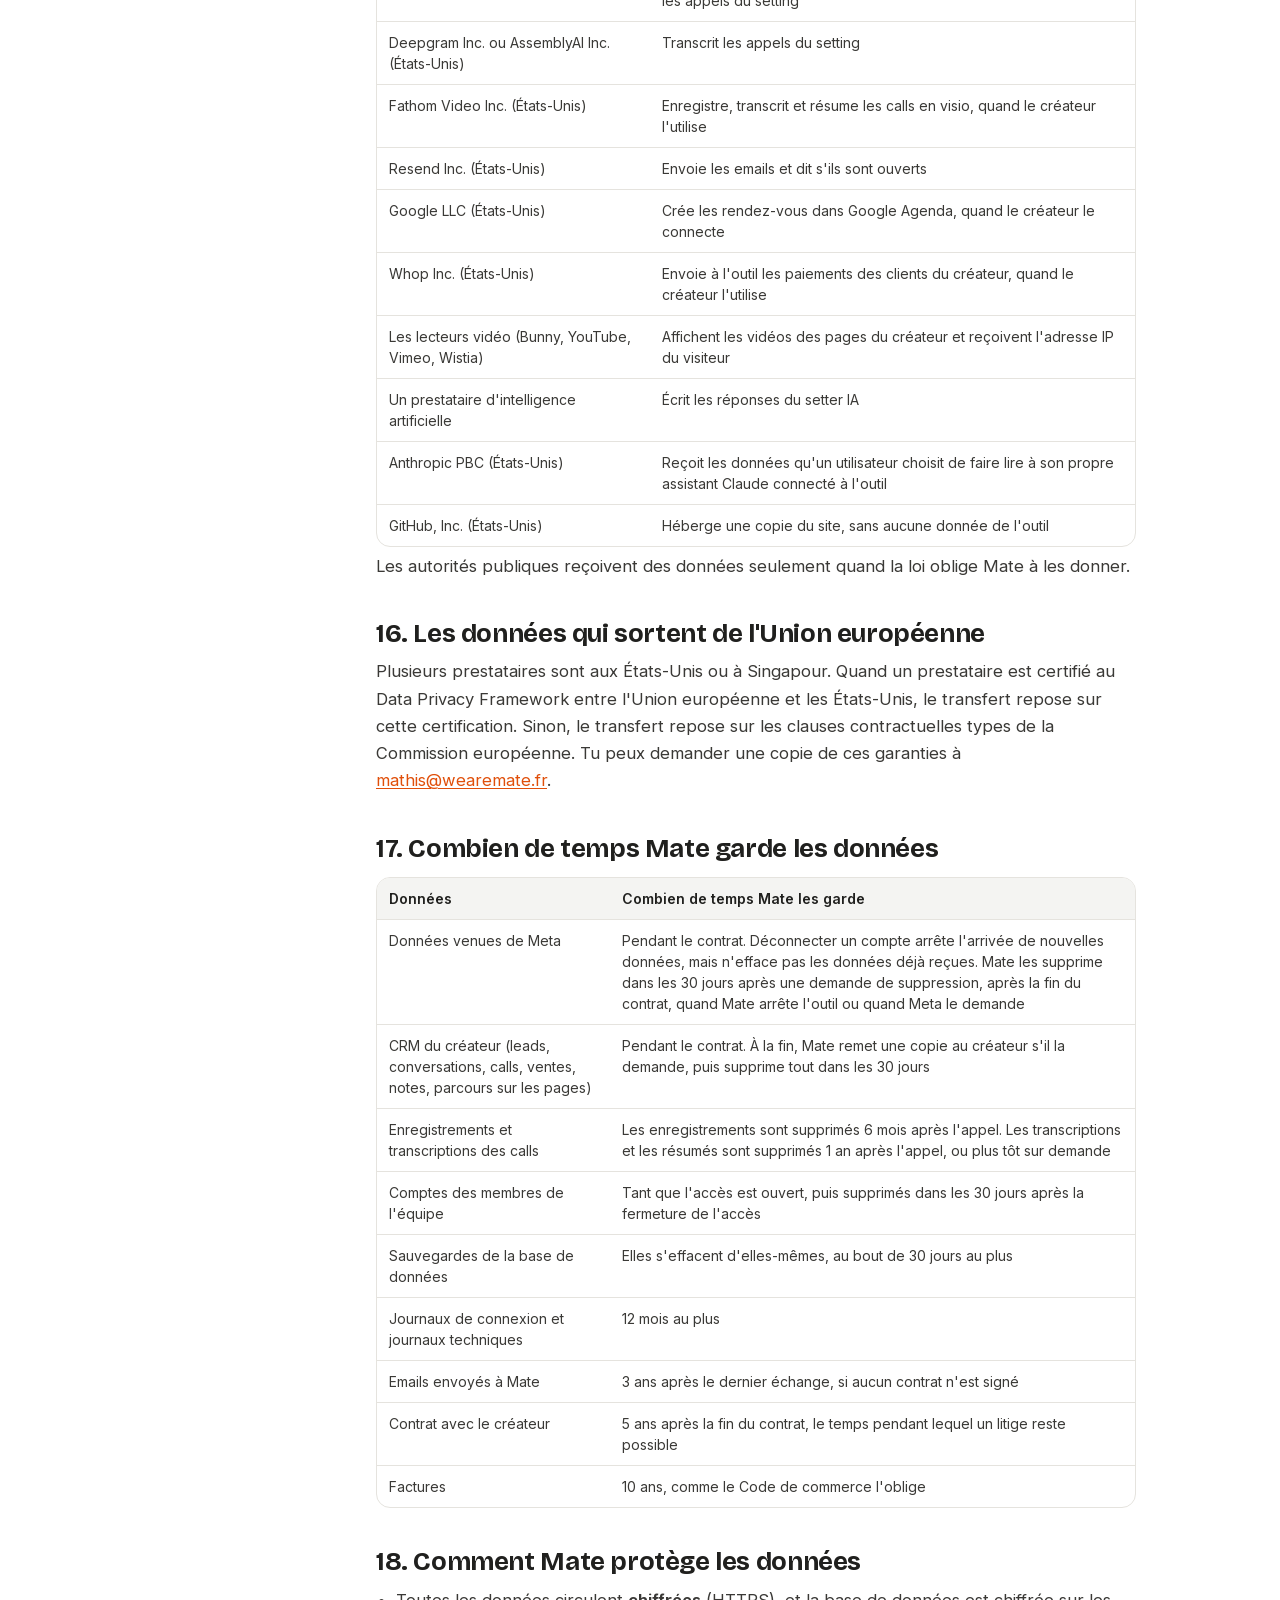
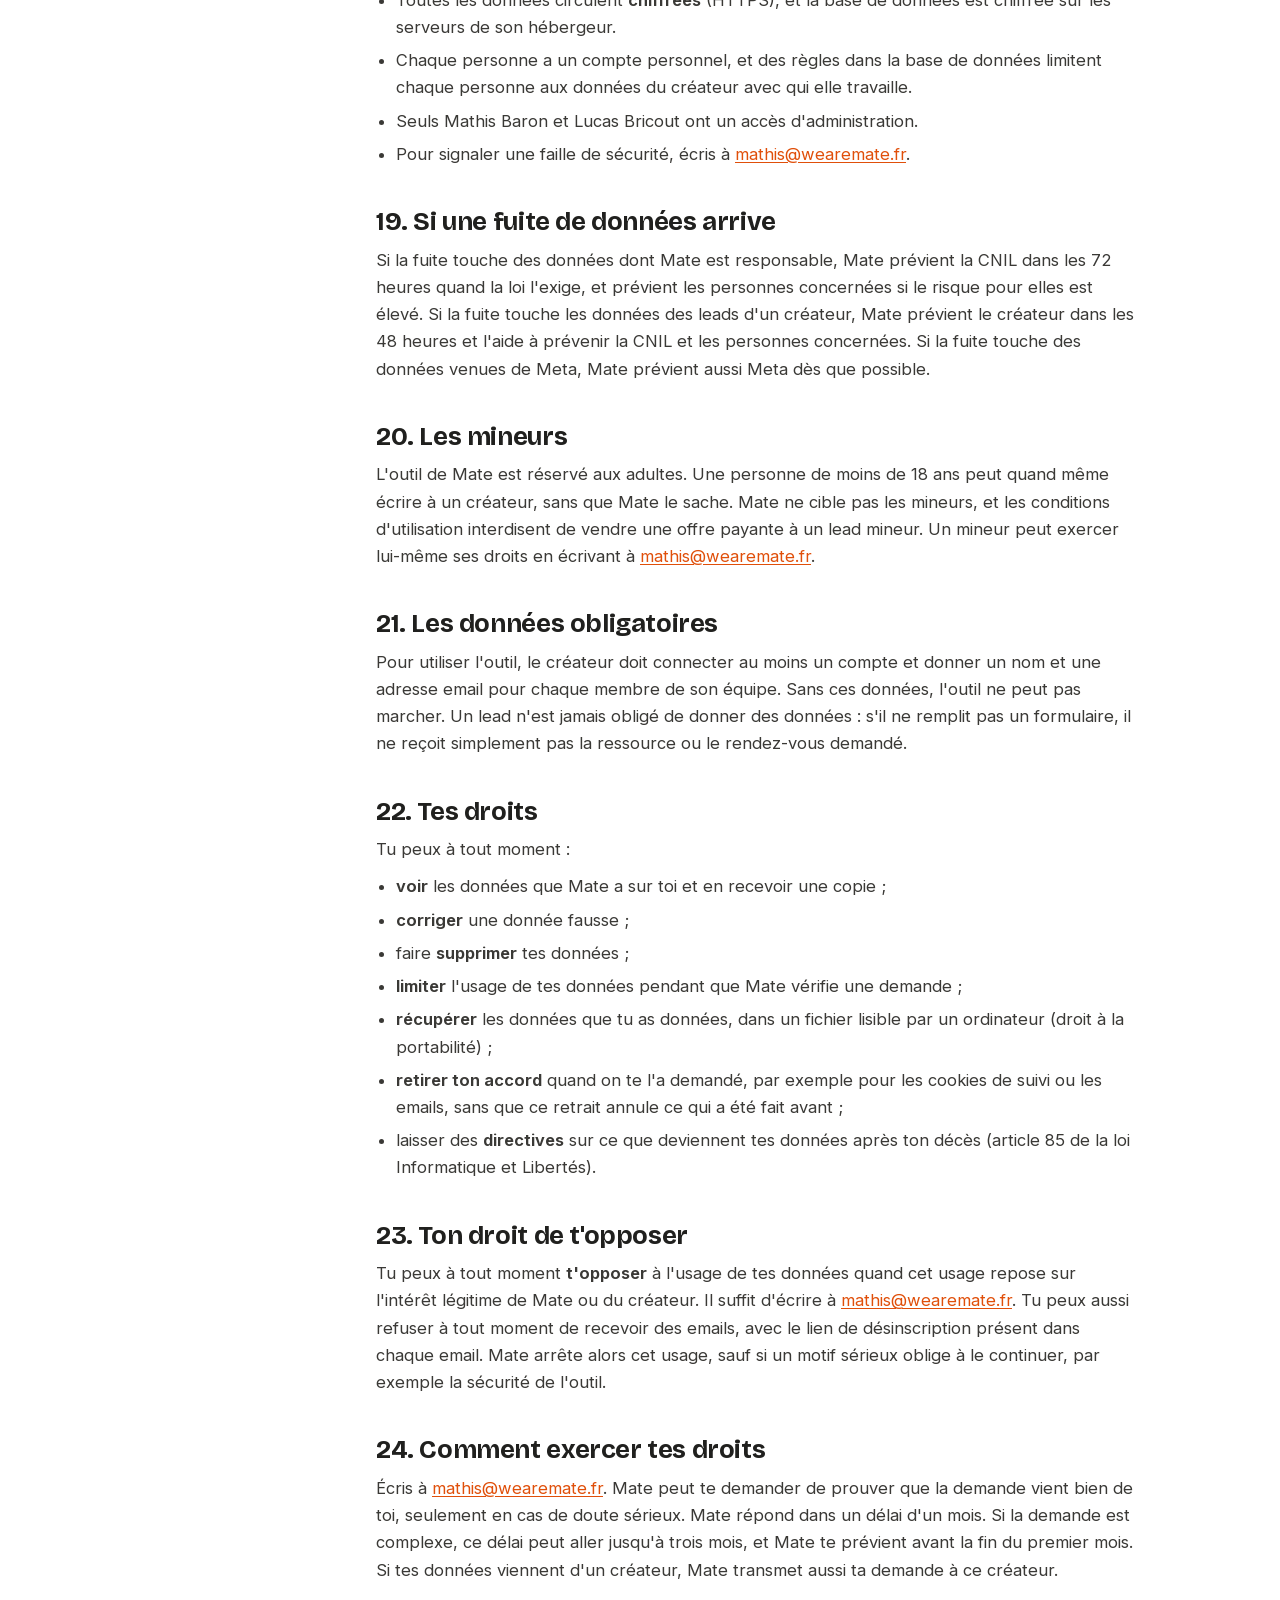
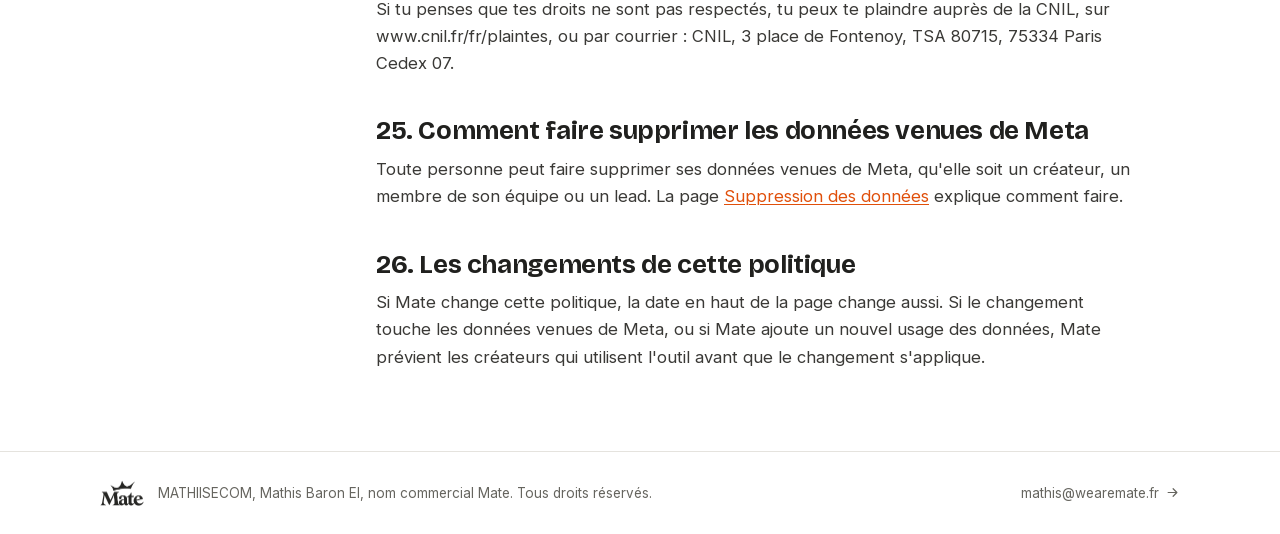
<file: confidentialite.html>
<!doctype html>
<html lang="fr">
<head>
<meta charset="utf-8">
<meta name="viewport" content="width=device-width,initial-scale=1">
<title>Politique de confidentialité, Mate</title>
<meta name="description" content="Politique de confidentialité de Mate et de son outil : données, usages, durées et droits.">
<meta name="facebook-domain-verification" content="e5ofnw505uaj575j8apa5jrsqgc30y" />
<link rel="icon" href="img/icone-app-1024.png">
<link rel="preload" href="fonts/inter.woff2" as="font" type="font/woff2" crossorigin>
<link rel="stylesheet" href="style.css?v=20261110b">
</head>
<body>
<header class="haut haut-juridique"><div class="wrap">
<a class="logo" href="index.html" aria-label="Accueil Mate"><img src="img/logo-mate.png" alt="Mate"></a>
<span class="separateur" aria-hidden="true"></span><a class="nom-centre" href="juridique.html">Centre juridique</a>
<a class="retour" href="index.html">Retour au site <svg viewBox="0 0 24 24" aria-hidden="true"><path d="M7 17L17 7M9 7h8v8"/></svg></a>
</div></header>
<main class="doc-page"><div class="wrap doc-grille">
<aside class="cote"><a class="tous" href="juridique.html">&larr; Tous les documents</a><p class="cote-titre">Nos documents</p><nav class="cote-menu"><a href="conditions.html">Conditions d'utilisation</a><a href="confidentialite.html" class="actif">Politique de confidentialité</a><a href="suppression-des-donnees.html">Suppression des données</a><a href="mentions-legales.html">Mentions légales</a></nav><div class="question"><span class="q-ico">?</span><h3>Une question ?</h3><p>Mathis répond lui-même à chaque message.</p><a class="q-mail" href="mailto:mathis@wearemate.fr">mathis@wearemate.fr <svg viewBox="0 0 24 24" aria-hidden="true"><path d="M5 12h14M13 6l6 6-6 6"/></svg></a></div></aside>
<article class="texte">
<p class="surtitre">Centre juridique</p>
<h1>Politique de confidentialité</h1>
<details class="sommaire"><summary>Dans ce document</summary><ol><li><a href="#s1">1. À quoi sert cette page</a></li><li><a href="#s2">2. Qui est Mate</a></li><li><a href="#s3">3. Le rôle de Mate change selon les données</a></li><li><a href="#s4">4. Les données du site www.wearemate.fr</a></li><li><a href="#s5">5. Les données des créateurs et de leur équipe</a></li><li><a href="#s6">6. Les données que l'outil reçoit de Meta</a></li><li><a href="#s7">7. Les données des leads</a></li><li><a href="#s8">8. Le setter IA, qui répond aux messages</a></li><li><a href="#s9">9. Le niveau de confiance d'un lead</a></li><li><a href="#s10">10. Les données envoyées à Meta pour mesurer les ads</a></li><li><a href="#s11">11. Les calls enregistrés</a></li><li><a href="#s12">12. Les cookies</a></li><li><a href="#s13">13. Pourquoi Mate utilise ces données, et sur quelle base légale</a></li><li><a href="#s14">14. Ce que Mate ne fait jamais avec les données</a></li><li><a href="#s15">15. Qui reçoit les données</a></li><li><a href="#s16">16. Les données qui sortent de l'Union européenne</a></li><li><a href="#s17">17. Combien de temps Mate garde les données</a></li><li><a href="#s18">18. Comment Mate protège les données</a></li><li><a href="#s19">19. Si une fuite de données arrive</a></li><li><a href="#s20">20. Les mineurs</a></li><li><a href="#s21">21. Les données obligatoires</a></li><li><a href="#s22">22. Tes droits</a></li><li><a href="#s23">23. Ton droit de t'opposer</a></li><li><a href="#s24">24. Comment exercer tes droits</a></li><li><a href="#s25">25. Comment faire supprimer les données venues de Meta</a></li><li><a href="#s26">26. Les changements de cette politique</a></li></ol></details>
<p class="maj">Dernière mise à jour : 10 novembre 2026.</p>
<hr class="filet">

<h2 id="s1">1. À quoi sert cette page</h2>
<p>Cette page explique quelles données Mate utilise, pourquoi, à qui Mate les transmet, combien de temps Mate les garde, et quels sont tes droits. Elle concerne le site www.wearemate.fr, l'outil de Mate et l'application Meta nommée « Mate ». Elle suit le Règlement général sur la protection des données (RGPD) et la loi Informatique et Libertés.</p>

<h2 id="s2">2. Qui est Mate</h2>
<p>Mate est le nom commercial de Mathis Baron, entrepreneur individuel (Mathis Baron EI), 230 Le Pradel, 19360 Cosnac, France, SIREN 947 556 122. Pour toute question sur tes données, écris à <a href="mailto:mathis@wearemate.fr">mathis@wearemate.fr</a>. Mate n'a pas désigné de délégué à la protection des données.</p>
<p>L'équipe de Mate compte deux personnes, Mathis Baron et Lucas Bricout. Ce sont les deux seules personnes de Mate qui ont accès aux données, et elles sont tenues au secret.</p>

<h2 id="s3">3. Le rôle de Mate change selon les données</h2>
<p>Mate est <strong>responsable de traitement</strong> pour les données des visiteurs du site www.wearemate.fr, des personnes qui écrivent à Mate, des créateurs clients et des membres de leur équipe. Pour ces données, Mate décide seul pourquoi et comment elles sont utilisées.</p>
<p>Mate est <strong>sous-traitant</strong> pour les données des <strong>leads</strong>. Un lead est une personne qui écrit à un créateur, qui commente ses publications, qui remplit un de ses formulaires ou qui visite ses pages. Pour ces données, le créateur est responsable de traitement. Mate les utilise seulement pour le compte du créateur et selon ses instructions, et jamais pour Mate. Les <a href="conditions.html">conditions d'utilisation</a> fixent ces règles, comme le demande l'article 28 du RGPD. Pour les données qui viennent de Meta, Mate agit comme « fournisseur technique » au sens des conditions de la plateforme Meta.</p>
<p>Si tu es un lead, lis aussi la politique de confidentialité du créateur concerné. Tu peux exercer tes droits auprès du créateur ou auprès de Mate. Si tu écris à Mate, Mate transmet ta demande au créateur et l'aide à te répondre.</p>

<h2 id="s4">4. Les données du site www.wearemate.fr</h2>
<p>Le site www.wearemate.fr ne pose <strong>aucun cookie</strong>, ne contient aucun formulaire, et ses polices sont hébergées sur le site lui-même.</p>
<p>Vercel, qui héberge le site, enregistre des journaux techniques à chaque visite : ton adresse IP, la date, la page demandée et le type de navigateur. Ces journaux servent à faire marcher le site et à le protéger des attaques. La base légale est l'intérêt légitime de Mate à garder un site sûr (article 6.1.f du RGPD).</p>
<p>Si tu écris à Mate par email, Mate garde ton nom, ton adresse email et ton message pour te répondre.</p>

<h2 id="s5">5. Les données des créateurs et de leur équipe</h2>
<p>L'outil de Mate est réservé aux créateurs qui ont signé un contrat avec Mate, et aux membres de leur équipe que le créateur invite, comme les setters et les closers. Pour chaque utilisateur, Mate garde son nom, son adresse email, son rôle, sa photo s'il en ajoute une, et son activité dans l'outil. Pour chaque créateur, Mate garde aussi ses coordonnées, son contrat et ses factures.</p>

<h2 id="s6">6. Les données que l'outil reçoit de Meta</h2>
<p>Le créateur choisit lui-même de connecter son compte Instagram professionnel, sa page Facebook, son compte publicitaire ou son compte WhatsApp Business, avec la connexion officielle de Meta. Mate reçoit seulement les données que le créateur a acceptées sur l'écran de Meta :</p>
<ul>
<li>l'identifiant, le nom d'utilisateur, le nom et la photo de profil du compte ;</li>
<li>les publications, les stories et leurs <strong>statistiques</strong>, comme les vues, les likes, les commentaires et le nombre d'abonnés ;</li>
<li>les <strong>messages privés</strong> reçus et envoyés par le compte, avec le nom d'utilisateur, le nom, la photo, le nombre d'abonnés et le badge vérifié des personnes qui écrivent, et le fait que le compte les suive ou non ;</li>
<li>les <strong>messages WhatsApp</strong> reçus et envoyés par le numéro du créateur, avec le numéro de téléphone des personnes qui écrivent ;</li>
<li>les <strong>résultats des ads</strong> du créateur, comme les dépenses, les clics et les conversions.</li>
</ul>

<h2 id="s7">7. Les données des leads</h2>
<p>Pour le compte du créateur, l'outil range dans une fiche par lead :</p>
<ul>
<li>ce que le lead a écrit dans un formulaire du créateur, comme son prénom, son nom, son email, son téléphone, son nom Instagram et ses réponses ;</li>
<li>ses messages et ses commentaires ;</li>
<li>son <strong>parcours sur les pages du créateur</strong> : les pages vues, les vidéos regardées et pendant combien de temps, les clics, le défilement, les liens suivis, les emails ouverts et cliqués, et la source de sa visite (par exemple une ad ou un lien) ;</li>
<li>ses <strong>calls</strong> : la date, l'enregistrement, la transcription et le résumé ;</li>
<li>ses <strong>paiements</strong> au créateur, quand il devient client ;</li>
<li>les notes et les étapes ajoutées par l'équipe du créateur.</li>
</ul>
<p>Mate ne demande jamais de données de santé, d'opinions ou d'autres données sensibles. Si un lead en écrit de lui-même dans un message, un formulaire ou un call, ces données restent dans sa fiche, ne servent qu'à lui répondre, et ne sont jamais utilisées pour autre chose.</p>

<h2 id="s8">8. Le setter IA, qui répond aux messages</h2>
<p>Le setter IA répond aux messages des leads sur Instagram, et sur WhatsApp ou par SMS si le créateur l'allume sur ces canaux. Ses réponses partent automatiquement, sans relecture humaine. Pour écrire une réponse, le setter IA utilise le texte du message, le nom d'utilisateur du lead et l'historique de la conversation.</p>
<p>Plusieurs règles encadrent le setter IA :</p>
<ul>
<li>le setter IA répond seulement à une personne qui a écrit en premier ;</li>
<li>le setter IA n'écrit plus après les délais fixés par Meta, en général 24 heures après le dernier message de la personne ;</li>
<li>le setter IA n'écrit jamais aux personnes de la liste blanche du créateur, comme les comptes que le créateur suit, les comptes vérifiés et les comptes très suivis ;</li>
<li>dès qu'un membre de l'équipe répond dans une conversation, le setter IA se met en pause dans cette conversation.</li>
</ul>

<h2 id="s9">9. Le niveau de confiance d'un lead</h2>
<p>L'outil calcule pour chaque lead un <strong>niveau de confiance sur 100</strong>. Ce chiffre repose seulement sur son parcours : la part de la vidéo de présentation regardée, les pages de témoignages vues, les ressources ouvertes, les emails ouverts, le temps passé sur les pages et le nombre de messages échangés. Il n'utilise aucune donnée sensible. Ce niveau aide l'équipe à savoir à qui répondre en premier. Aucune décision qui a un effet juridique ou un effet important sur une personne n'est prise par un ordinateur seul.</p>

<h2 id="s10">10. Les données envoyées à Meta pour mesurer les ads</h2>
<p>Quand un lead remplit un formulaire, réserve un call ou paie, l'outil peut envoyer cet événement à Meta, pour que le créateur sache quelles ads marchent. L'email, le téléphone, le prénom et le nom partent sous forme <strong>hachée</strong> : ils sont transformés en un code illisible que Meta compare avec ses propres codes. L'adresse IP, le type de navigateur et les identifiants de clic de Meta partent aussi. Le créateur reste responsable de cet envoi.</p>

<h2 id="s11">11. Les calls enregistrés</h2>
<p>Les appels passés par l'équipe depuis l'outil sont enregistrés, puis transcrits. La personne appelée l'entend au début de l'appel : « Cet appel est enregistré pour la qualité du suivi. » Les calls en visio peuvent aussi être enregistrés, transcrits et résumés par Fathom, quand le créateur l'utilise. Ces enregistrements servent à suivre le lead et à former l'équipe de vente.</p>

<h2 id="s12">12. Les cookies</h2>
<p>L'outil de Mate pose seulement le cookie de connexion. Les pages des créateurs posent des cookies de suivi seulement si le visiteur clique sur « Accepter » dans le bandeau. Le bouton « Refuser » est aussi visible que le bouton « Accepter », et aucun cookie de suivi n'est posé avant le choix. Sans accord, une visite est comptée sans être reliée aux autres visites du même navigateur.</p>
<div class="tableau"><table><thead><tr><th>Cookie</th><th>Où</th><th>À quoi il sert</th><th>Durée</th><th>Accord demandé</th></tr></thead><tbody><tr><td>sb-…-auth-token</td><td>Outil de Mate</td><td>Garde ta session ouverte</td><td>Le temps de la session de connexion</td><td>Non, car il est indispensable</td></tr><tr><td>bs_consent</td><td>Pages du créateur</td><td>Garde ton choix sur les cookies</td><td>6 mois</td><td>Non, car il est indispensable</td></tr><tr><td>bs_vid et bs_v</td><td>Pages du créateur</td><td>Reconnaît ton navigateur d'une visite à l'autre</td><td>13 mois</td><td>Oui</td></tr><tr><td>bs_var_…</td><td>Pages du créateur</td><td>Te montre toujours la même version d'une page en test</td><td>30 jours</td><td>Oui</td></tr></tbody></table></div>
<p>Quand un lead ouvre un lien personnel que l'équipe lui a envoyé, sa visite est rattachée à sa fiche grâce à ce lien, même sans cookie.</p>

<h2 id="s13">13. Pourquoi Mate utilise ces données, et sur quelle base légale</h2>
<div class="tableau"><table><thead><tr><th>Pourquoi</th><th>Quelles données</th><th>Base légale</th><th>Rôle de Mate</th></tr></thead><tbody><tr><td>Faire marcher l'outil pour le créateur : réunir les messages, les commentaires et les leads, suivre les calls et les ventes</td><td>Données de Meta, CRM, calls, paiements</td><td>Pour le créateur : le contrat avec Mate (art. 6.1.b). Pour les leads : la base choisie par le créateur, en général son intérêt légitime à répondre aux personnes qui le contactent et à suivre ses ventes (art. 6.1.f)</td><td>Sous-traitant du créateur pour les données venues de Meta et pour les données des leads. Responsable pour les comptes des utilisateurs, le contrat et les factures</td></tr><tr><td>Répondre aux messages avec le setter IA</td><td>Texte des messages, nom d'utilisateur, historique de la conversation</td><td>La base choisie par le créateur</td><td>Sous-traitant</td></tr><tr><td>Suivre le parcours d'un lead sur les pages du créateur et calculer son niveau de confiance</td><td>Pages vues, vidéos regardées, clics, emails ouverts, formulaires</td><td>Le consentement du visiteur pour les cookies de suivi (art. 82 de la loi Informatique et Libertés), et la base choisie par le créateur pour le reste</td><td>Sous-traitant</td></tr><tr><td>Envoyer les emails, les SMS et les messages WhatsApp prévus par le créateur</td><td>Email, téléphone, prénom, contenu des messages</td><td>La base choisie par le créateur. Pour un email de vente à un particulier, son accord (art. L34-5 du Code des postes et des communications électroniques)</td><td>Sous-traitant</td></tr><tr><td>Enregistrer et transcrire les calls</td><td>Voix, transcription, résumé</td><td>La base choisie par le créateur. La personne est prévenue au début de l'appel</td><td>Sous-traitant</td></tr><tr><td>Mesurer les résultats des ads du créateur</td><td>Événements de conversion envoyés à Meta, résultats des ads</td><td>La base choisie par le créateur</td><td>Sous-traitant</td></tr><tr><td>Gérer les comptes des membres de l'équipe</td><td>Nom, email, rôle, activité dans l'outil</td><td>L'intérêt légitime de Mate et du créateur à donner un accès personnel à chaque membre (art. 6.1.f)</td><td>Responsable</td></tr><tr><td>Protéger l'outil et le site</td><td>Journaux de connexion et journaux techniques</td><td>L'intérêt légitime de Mate à garder ses outils sûrs (art. 6.1.f)</td><td>Responsable</td></tr><tr><td>Gérer le contrat et les factures du créateur</td><td>Nom, adresse, coordonnées, montants</td><td>Le contrat (art. 6.1.b) et l'obligation légale de garder les factures (art. 6.1.c)</td><td>Responsable</td></tr><tr><td>Répondre aux emails envoyés à Mate</td><td>Nom, email, message</td><td>Ta demande, ou les étapes avant un contrat (art. 6.1.b)</td><td>Responsable</td></tr></tbody></table></div>

<h2 id="s14">14. Ce que Mate ne fait jamais avec les données</h2>
<ul>
<li>Mate ne vend jamais de données.</li>
<li>Mate ne mélange jamais les données de deux créateurs. Les données de chaque créateur sont rangées à part dans l'outil.</li>
<li>Mate n'utilise jamais les données des leads pour son propre compte.</li>
<li>Mate n'utilise jamais les données venues de Meta pour faire de la publicité à d'autres personnes.</li>
<li>Mate n'utilise jamais les données pour surveiller des personnes, ni pour décider de leur crédit, de leur emploi, de leur logement ou de leur assurance.</li>
<li>Mate respecte les conditions de la plateforme Meta pour toutes les données qui viennent de Meta.</li>
</ul>

<h2 id="s15">15. Qui reçoit les données</h2>
<p>Les données sont vues par le créateur concerné, par les membres de son équipe qu'il a invités, et par Mathis Baron et Lucas Bricout. Les prestataires de Mate reçoivent seulement les données utiles à leur travail. Ils agissent sur instruction de Mate et ont accepté des règles de protection des données.</p>
<div class="tableau"><table><thead><tr><th>Destinataire</th><th>Ce qu'il fait</th></tr></thead><tbody><tr><td>Vercel Inc. (États-Unis)</td><td>Héberge le site et l'outil</td></tr><tr><td>Supabase Pte. Ltd. (Singapour)</td><td>Héberge la base de données de l'outil</td></tr><tr><td>Meta Platforms (Irlande et États-Unis)</td><td>Fait passer les messages Instagram et WhatsApp, et reçoit les événements de conversion</td></tr><tr><td>Twilio Inc. (États-Unis)</td><td>Envoie les SMS et certains messages WhatsApp, passe et enregistre les appels du setting</td></tr><tr><td>Deepgram Inc. ou AssemblyAI Inc. (États-Unis)</td><td>Transcrit les appels du setting</td></tr><tr><td>Fathom Video Inc. (États-Unis)</td><td>Enregistre, transcrit et résume les calls en visio, quand le créateur l'utilise</td></tr><tr><td>Resend Inc. (États-Unis)</td><td>Envoie les emails et dit s'ils sont ouverts</td></tr><tr><td>Google LLC (États-Unis)</td><td>Crée les rendez-vous dans Google Agenda, quand le créateur le connecte</td></tr><tr><td>Whop Inc. (États-Unis)</td><td>Envoie à l'outil les paiements des clients du créateur, quand le créateur l'utilise</td></tr><tr><td>Les lecteurs vidéo (Bunny, YouTube, Vimeo, Wistia)</td><td>Affichent les vidéos des pages du créateur et reçoivent l'adresse IP du visiteur</td></tr><tr><td>Un prestataire d'intelligence artificielle</td><td>Écrit les réponses du setter IA</td></tr><tr><td>Anthropic PBC (États-Unis)</td><td>Reçoit les données qu'un utilisateur choisit de faire lire à son propre assistant Claude connecté à l'outil</td></tr><tr><td>GitHub, Inc. (États-Unis)</td><td>Héberge une copie du site, sans aucune donnée de l'outil</td></tr></tbody></table></div>
<p>Les autorités publiques reçoivent des données seulement quand la loi oblige Mate à les donner.</p>

<h2 id="s16">16. Les données qui sortent de l'Union européenne</h2>
<p>Plusieurs prestataires sont aux États-Unis ou à Singapour. Quand un prestataire est certifié au Data Privacy Framework entre l'Union européenne et les États-Unis, le transfert repose sur cette certification. Sinon, le transfert repose sur les clauses contractuelles types de la Commission européenne. Tu peux demander une copie de ces garanties à <a href="mailto:mathis@wearemate.fr">mathis@wearemate.fr</a>.</p>

<h2 id="s17">17. Combien de temps Mate garde les données</h2>
<div class="tableau"><table><thead><tr><th>Données</th><th>Combien de temps Mate les garde</th></tr></thead><tbody><tr><td>Données venues de Meta</td><td>Pendant le contrat. Déconnecter un compte arrête l'arrivée de nouvelles données, mais n'efface pas les données déjà reçues. Mate les supprime dans les 30 jours après une demande de suppression, après la fin du contrat, quand Mate arrête l'outil ou quand Meta le demande</td></tr><tr><td>CRM du créateur (leads, conversations, calls, ventes, notes, parcours sur les pages)</td><td>Pendant le contrat. À la fin, Mate remet une copie au créateur s'il la demande, puis supprime tout dans les 30 jours</td></tr><tr><td>Enregistrements et transcriptions des calls</td><td>Les enregistrements sont supprimés 6 mois après l'appel. Les transcriptions et les résumés sont supprimés 1 an après l'appel, ou plus tôt sur demande</td></tr><tr><td>Comptes des membres de l'équipe</td><td>Tant que l'accès est ouvert, puis supprimés dans les 30 jours après la fermeture de l'accès</td></tr><tr><td>Sauvegardes de la base de données</td><td>Elles s'effacent d'elles-mêmes, au bout de 30 jours au plus</td></tr><tr><td>Journaux de connexion et journaux techniques</td><td>12 mois au plus</td></tr><tr><td>Emails envoyés à Mate</td><td>3 ans après le dernier échange, si aucun contrat n'est signé</td></tr><tr><td>Contrat avec le créateur</td><td>5 ans après la fin du contrat, le temps pendant lequel un litige reste possible</td></tr><tr><td>Factures</td><td>10 ans, comme le Code de commerce l'oblige</td></tr></tbody></table></div>

<h2 id="s18">18. Comment Mate protège les données</h2>
<ul>
<li>Toutes les données circulent <strong>chiffrées</strong> (HTTPS), et la base de données est chiffrée sur les serveurs de son hébergeur.</li>
<li>Chaque personne a un compte personnel, et des règles dans la base de données limitent chaque personne aux données du créateur avec qui elle travaille.</li>
<li>Seuls Mathis Baron et Lucas Bricout ont un accès d'administration.</li>
<li>Pour signaler une faille de sécurité, écris à <a href="mailto:mathis@wearemate.fr">mathis@wearemate.fr</a>.</li>
</ul>

<h2 id="s19">19. Si une fuite de données arrive</h2>
<p>Si la fuite touche des données dont Mate est responsable, Mate prévient la CNIL dans les 72 heures quand la loi l'exige, et prévient les personnes concernées si le risque pour elles est élevé. Si la fuite touche les données des leads d'un créateur, Mate prévient le créateur dans les 48 heures et l'aide à prévenir la CNIL et les personnes concernées. Si la fuite touche des données venues de Meta, Mate prévient aussi Meta dès que possible.</p>

<h2 id="s20">20. Les mineurs</h2>
<p>L'outil de Mate est réservé aux adultes. Une personne de moins de 18 ans peut quand même écrire à un créateur, sans que Mate le sache. Mate ne cible pas les mineurs, et les conditions d'utilisation interdisent de vendre une offre payante à un lead mineur. Un mineur peut exercer lui-même ses droits en écrivant à <a href="mailto:mathis@wearemate.fr">mathis@wearemate.fr</a>.</p>

<h2 id="s21">21. Les données obligatoires</h2>
<p>Pour utiliser l'outil, le créateur doit connecter au moins un compte et donner un nom et une adresse email pour chaque membre de son équipe. Sans ces données, l'outil ne peut pas marcher. Un lead n'est jamais obligé de donner des données : s'il ne remplit pas un formulaire, il ne reçoit simplement pas la ressource ou le rendez-vous demandé.</p>

<h2 id="s22">22. Tes droits</h2>
<p>Tu peux à tout moment :</p>
<ul>
<li><strong>voir</strong> les données que Mate a sur toi et en recevoir une copie ;</li>
<li><strong>corriger</strong> une donnée fausse ;</li>
<li>faire <strong>supprimer</strong> tes données ;</li>
<li><strong>limiter</strong> l'usage de tes données pendant que Mate vérifie une demande ;</li>
<li><strong>récupérer</strong> les données que tu as données, dans un fichier lisible par un ordinateur (droit à la portabilité) ;</li>
<li><strong>retirer ton accord</strong> quand on te l'a demandé, par exemple pour les cookies de suivi ou les emails, sans que ce retrait annule ce qui a été fait avant ;</li>
<li>laisser des <strong>directives</strong> sur ce que deviennent tes données après ton décès (article 85 de la loi Informatique et Libertés).</li>
</ul>

<h2 id="s23">23. Ton droit de t'opposer</h2>
<p>Tu peux à tout moment <strong>t'opposer</strong> à l'usage de tes données quand cet usage repose sur l'intérêt légitime de Mate ou du créateur. Il suffit d'écrire à <a href="mailto:mathis@wearemate.fr">mathis@wearemate.fr</a>. Tu peux aussi refuser à tout moment de recevoir des emails, avec le lien de désinscription présent dans chaque email. Mate arrête alors cet usage, sauf si un motif sérieux oblige à le continuer, par exemple la sécurité de l'outil.</p>

<h2 id="s24">24. Comment exercer tes droits</h2>
<p>Écris à <a href="mailto:mathis@wearemate.fr">mathis@wearemate.fr</a>. Mate peut te demander de prouver que la demande vient bien de toi, seulement en cas de doute sérieux. Mate répond dans un délai d'un mois. Si la demande est complexe, ce délai peut aller jusqu'à trois mois, et Mate te prévient avant la fin du premier mois. Si tes données viennent d'un créateur, Mate transmet aussi ta demande à ce créateur.</p>
<p>Si tu penses que tes droits ne sont pas respectés, tu peux te plaindre auprès de la CNIL, sur www.cnil.fr/fr/plaintes, ou par courrier : CNIL, 3 place de Fontenoy, TSA 80715, 75334 Paris Cedex 07.</p>

<h2 id="s25">25. Comment faire supprimer les données venues de Meta</h2>
<p>Toute personne peut faire supprimer ses données venues de Meta, qu'elle soit un créateur, un membre de son équipe ou un lead. La page <a href="suppression-des-donnees.html">Suppression des données</a> explique comment faire.</p>

<h2 id="s26">26. Les changements de cette politique</h2>
<p>Si Mate change cette politique, la date en haut de la page change aussi. Si le changement touche les données venues de Meta, ou si Mate ajoute un nouvel usage des données, Mate prévient les créateurs qui utilisent l'outil avant que le changement s'applique.</p>
</article>
</div></main>
<footer class="bas bas-juridique"><div class="wrap">
<img src="img/logo-mate.png" alt="Mate" class="pied-logo"><span>MATHIISECOM, Mathis Baron EI, nom commercial Mate. Tous droits réservés.</span>
<a class="pied-mail" href="mailto:mathis@wearemate.fr">mathis@wearemate.fr <svg viewBox="0 0 24 24" aria-hidden="true"><path d="M5 12h14M13 6l6 6-6 6"/></svg></a>
</div></footer>
</body>
</html>
</file>
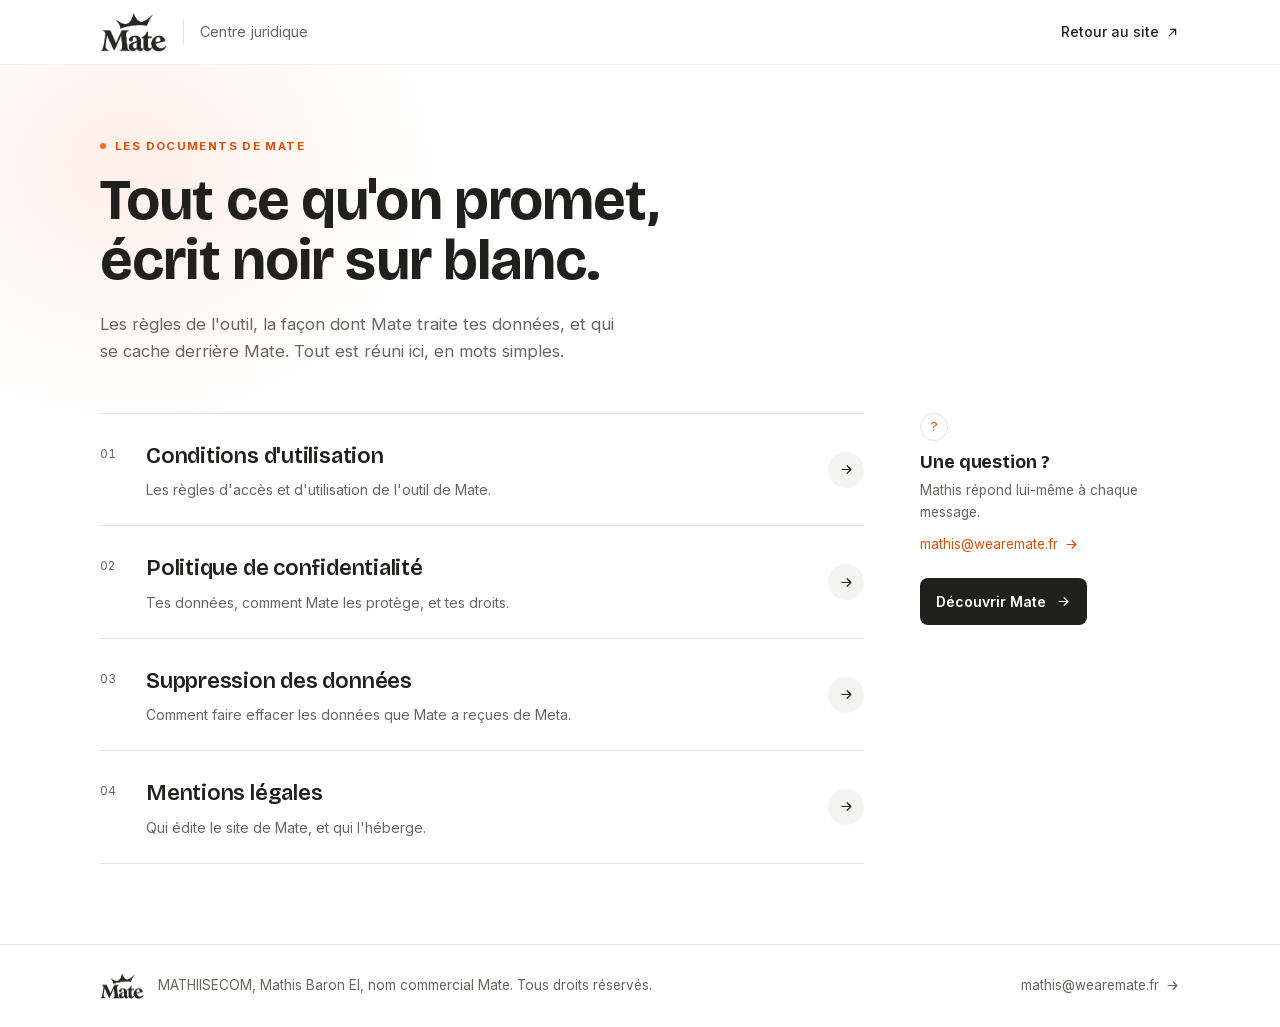
<file: juridique.html>
<!doctype html>
<html lang="fr">
<head>
<meta charset="utf-8">
<meta name="viewport" content="width=device-width,initial-scale=1">
<title>Centre juridique, Mate</title>
<meta name="description" content="Les documents légaux de Mate : conditions, confidentialité, suppression des données et mentions légales.">
<meta name="facebook-domain-verification" content="e5ofnw505uaj575j8apa5jrsqgc30y" />
<link rel="icon" href="img/icone-app-1024.png">
<link rel="preload" href="fonts/inter.woff2" as="font" type="font/woff2" crossorigin>
<link rel="stylesheet" href="style.css?v=20261110b">
</head>
<body>
<header class="haut haut-juridique"><div class="wrap">
<a class="logo" href="index.html" aria-label="Accueil Mate"><img src="img/logo-mate.png" alt="Mate"></a>
<span class="separateur" aria-hidden="true"></span><a class="nom-centre" href="juridique.html">Centre juridique</a>
<a class="retour" href="index.html">Retour au site <svg viewBox="0 0 24 24" aria-hidden="true"><path d="M7 17L17 7M9 7h8v8"/></svg></a>
</div></header>
<main class="hub"><div class="wrap">
<section class="hub-tete"><p class="surtitre">Les documents de Mate</p><h1>Tout ce qu'on promet,<br>écrit noir sur blanc.</h1><p class="hub-lead">Les règles de l'outil, la façon dont Mate traite tes données, et qui se cache derrière Mate. Tout est réuni ici, en mots simples.</p></section>
<div class="hub-grille"><nav class="docs"><a class="doc" href="conditions.html"><span class="doc-num">01</span><span class="doc-texte"><strong>Conditions d'utilisation</strong><span>Les règles d'accès et d'utilisation de l'outil de Mate.</span></span><span class="doc-fleche"><svg viewBox="0 0 24 24" aria-hidden="true"><path d="M5 12h14M13 6l6 6-6 6"/></svg></span></a><a class="doc" href="confidentialite.html"><span class="doc-num">02</span><span class="doc-texte"><strong>Politique de confidentialité</strong><span>Tes données, comment Mate les protège, et tes droits.</span></span><span class="doc-fleche"><svg viewBox="0 0 24 24" aria-hidden="true"><path d="M5 12h14M13 6l6 6-6 6"/></svg></span></a><a class="doc" href="suppression-des-donnees.html"><span class="doc-num">03</span><span class="doc-texte"><strong>Suppression des données</strong><span>Comment faire effacer les données que Mate a reçues de Meta.</span></span><span class="doc-fleche"><svg viewBox="0 0 24 24" aria-hidden="true"><path d="M5 12h14M13 6l6 6-6 6"/></svg></span></a><a class="doc" href="mentions-legales.html"><span class="doc-num">04</span><span class="doc-texte"><strong>Mentions légales</strong><span>Qui édite le site de Mate, et qui l'héberge.</span></span><span class="doc-fleche"><svg viewBox="0 0 24 24" aria-hidden="true"><path d="M5 12h14M13 6l6 6-6 6"/></svg></span></a></nav><aside><div class="question"><span class="q-ico">?</span><h3>Une question ?</h3><p>Mathis répond lui-même à chaque message.</p><a class="q-mail" href="mailto:mathis@wearemate.fr">mathis@wearemate.fr <svg viewBox="0 0 24 24" aria-hidden="true"><path d="M5 12h14M13 6l6 6-6 6"/></svg></a></div><a class="bouton-noir" href="index.html">Découvrir Mate <svg viewBox="0 0 24 24" aria-hidden="true"><path d="M5 12h14M13 6l6 6-6 6"/></svg></a></aside></div>
</div></main>
<footer class="bas bas-juridique"><div class="wrap">
<img src="img/logo-mate.png" alt="Mate" class="pied-logo"><span>MATHIISECOM, Mathis Baron EI, nom commercial Mate. Tous droits réservés.</span>
<a class="pied-mail" href="mailto:mathis@wearemate.fr">mathis@wearemate.fr <svg viewBox="0 0 24 24" aria-hidden="true"><path d="M5 12h14M13 6l6 6-6 6"/></svg></a>
</div></footer>
</body>
</html>
</file>
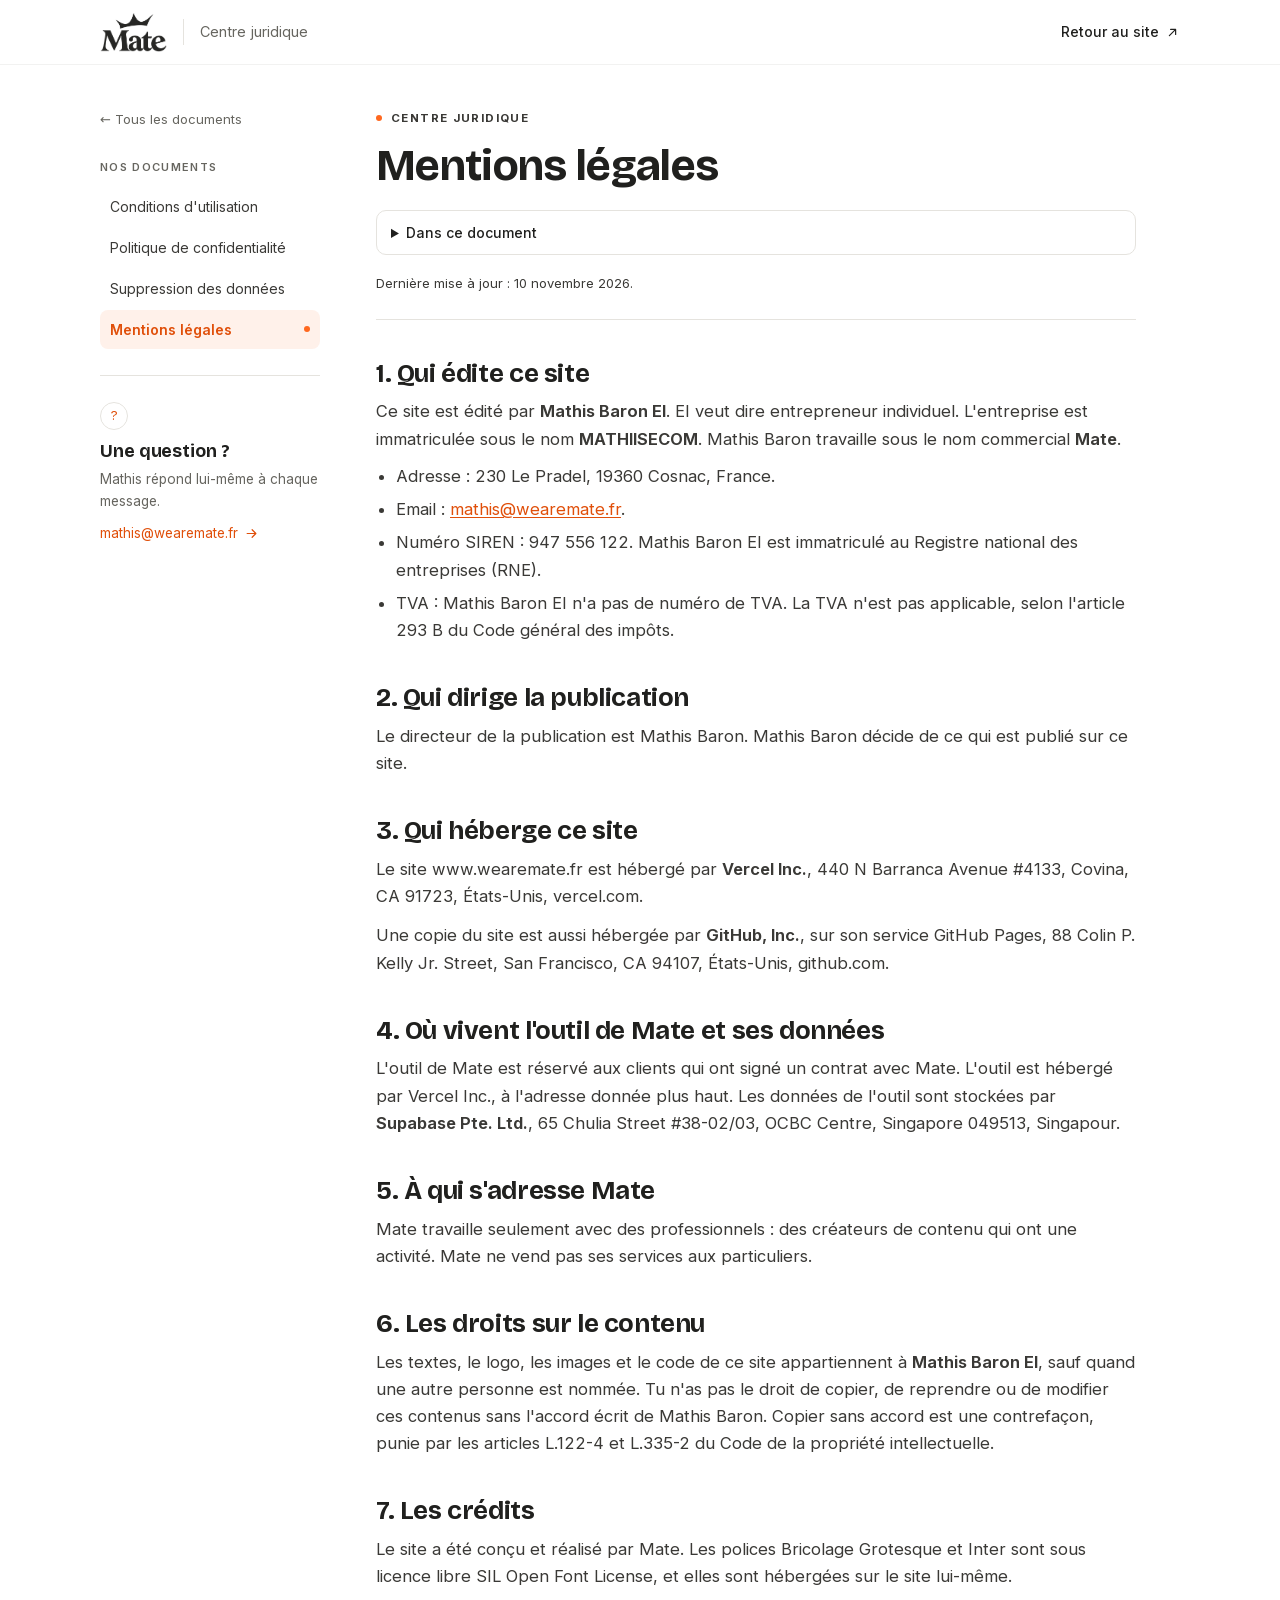
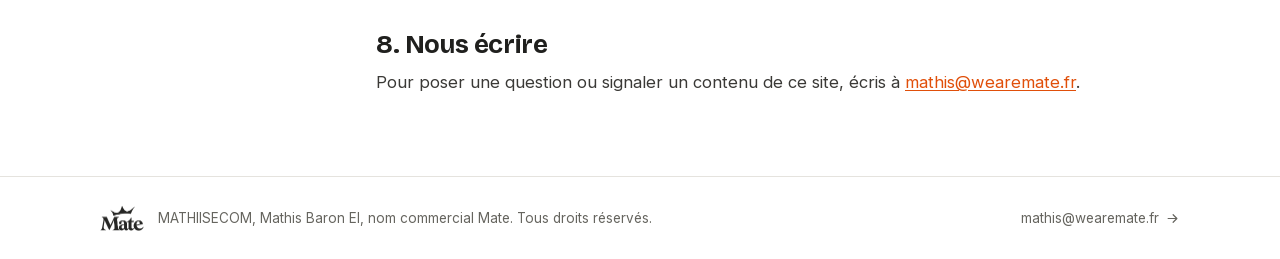
<file: mentions-legales.html>
<!doctype html>
<html lang="fr">
<head>
<meta charset="utf-8">
<meta name="viewport" content="width=device-width,initial-scale=1">
<title>Mentions légales, Mate</title>
<meta name="description" content="Mentions légales du site de Mate, édité par Mathis Baron EI.">
<meta name="facebook-domain-verification" content="e5ofnw505uaj575j8apa5jrsqgc30y" />
<link rel="icon" href="img/icone-app-1024.png">
<link rel="preload" href="fonts/inter.woff2" as="font" type="font/woff2" crossorigin>
<link rel="stylesheet" href="style.css?v=20261110b">
</head>
<body>
<header class="haut haut-juridique"><div class="wrap">
<a class="logo" href="index.html" aria-label="Accueil Mate"><img src="img/logo-mate.png" alt="Mate"></a>
<span class="separateur" aria-hidden="true"></span><a class="nom-centre" href="juridique.html">Centre juridique</a>
<a class="retour" href="index.html">Retour au site <svg viewBox="0 0 24 24" aria-hidden="true"><path d="M7 17L17 7M9 7h8v8"/></svg></a>
</div></header>
<main class="doc-page"><div class="wrap doc-grille">
<aside class="cote"><a class="tous" href="juridique.html">&larr; Tous les documents</a><p class="cote-titre">Nos documents</p><nav class="cote-menu"><a href="conditions.html">Conditions d'utilisation</a><a href="confidentialite.html">Politique de confidentialité</a><a href="suppression-des-donnees.html">Suppression des données</a><a href="mentions-legales.html" class="actif">Mentions légales</a></nav><div class="question"><span class="q-ico">?</span><h3>Une question ?</h3><p>Mathis répond lui-même à chaque message.</p><a class="q-mail" href="mailto:mathis@wearemate.fr">mathis@wearemate.fr <svg viewBox="0 0 24 24" aria-hidden="true"><path d="M5 12h14M13 6l6 6-6 6"/></svg></a></div></aside>
<article class="texte">
<p class="surtitre">Centre juridique</p>
<h1>Mentions légales</h1>
<details class="sommaire"><summary>Dans ce document</summary><ol><li><a href="#s1">1. Qui édite ce site</a></li><li><a href="#s2">2. Qui dirige la publication</a></li><li><a href="#s3">3. Qui héberge ce site</a></li><li><a href="#s4">4. Où vivent l'outil de Mate et ses données</a></li><li><a href="#s5">5. À qui s'adresse Mate</a></li><li><a href="#s6">6. Les droits sur le contenu</a></li><li><a href="#s7">7. Les crédits</a></li><li><a href="#s8">8. Nous écrire</a></li></ol></details>
<p class="maj">Dernière mise à jour : 10 novembre 2026.</p>
<hr class="filet">

<h2 id="s1">1. Qui édite ce site</h2>
<p>Ce site est édité par <strong>Mathis Baron EI</strong>. EI veut dire entrepreneur individuel. L'entreprise est immatriculée sous le nom <strong>MATHIISECOM</strong>. Mathis Baron travaille sous le nom commercial <strong>Mate</strong>.</p>
<ul>
<li>Adresse : 230 Le Pradel, 19360 Cosnac, France.</li>
<li>Email : <a href="mailto:mathis@wearemate.fr">mathis@wearemate.fr</a>.</li>
<li>Numéro SIREN : 947 556 122. Mathis Baron EI est immatriculé au Registre national des entreprises (RNE).</li>
<li>TVA : Mathis Baron EI n'a pas de numéro de TVA. La TVA n'est pas applicable, selon l'article 293 B du Code général des impôts.</li>
</ul>

<h2 id="s2">2. Qui dirige la publication</h2>
<p>Le directeur de la publication est Mathis Baron. Mathis Baron décide de ce qui est publié sur ce site.</p>

<h2 id="s3">3. Qui héberge ce site</h2>
<p>Le site www.wearemate.fr est hébergé par <strong>Vercel Inc.</strong>, 440 N Barranca Avenue #4133, Covina, CA 91723, États-Unis, vercel.com.</p>
<p>Une copie du site est aussi hébergée par <strong>GitHub, Inc.</strong>, sur son service GitHub Pages, 88 Colin P. Kelly Jr. Street, San Francisco, CA 94107, États-Unis, github.com.</p>

<h2 id="s4">4. Où vivent l'outil de Mate et ses données</h2>
<p>L'outil de Mate est réservé aux clients qui ont signé un contrat avec Mate. L'outil est hébergé par Vercel Inc., à l'adresse donnée plus haut. Les données de l'outil sont stockées par <strong>Supabase Pte. Ltd.</strong>, 65 Chulia Street #38-02/03, OCBC Centre, Singapore 049513, Singapour.</p>

<h2 id="s5">5. À qui s'adresse Mate</h2>
<p>Mate travaille seulement avec des professionnels : des créateurs de contenu qui ont une activité. Mate ne vend pas ses services aux particuliers.</p>

<h2 id="s6">6. Les droits sur le contenu</h2>
<p>Les textes, le logo, les images et le code de ce site appartiennent à <strong>Mathis Baron EI</strong>, sauf quand une autre personne est nommée. Tu n'as pas le droit de copier, de reprendre ou de modifier ces contenus sans l'accord écrit de Mathis Baron. Copier sans accord est une contrefaçon, punie par les articles L.122-4 et L.335-2 du Code de la propriété intellectuelle.</p>

<h2 id="s7">7. Les crédits</h2>
<p>Le site a été conçu et réalisé par Mate. Les polices Bricolage Grotesque et Inter sont sous licence libre SIL Open Font License, et elles sont hébergées sur le site lui-même.</p>

<h2 id="s8">8. Nous écrire</h2>
<p>Pour poser une question ou signaler un contenu de ce site, écris à <a href="mailto:mathis@wearemate.fr">mathis@wearemate.fr</a>.</p>
</article>
</div></main>
<footer class="bas bas-juridique"><div class="wrap">
<img src="img/logo-mate.png" alt="Mate" class="pied-logo"><span>MATHIISECOM, Mathis Baron EI, nom commercial Mate. Tous droits réservés.</span>
<a class="pied-mail" href="mailto:mathis@wearemate.fr">mathis@wearemate.fr <svg viewBox="0 0 24 24" aria-hidden="true"><path d="M5 12h14M13 6l6 6-6 6"/></svg></a>
</div></footer>
</body>
</html>
</file>
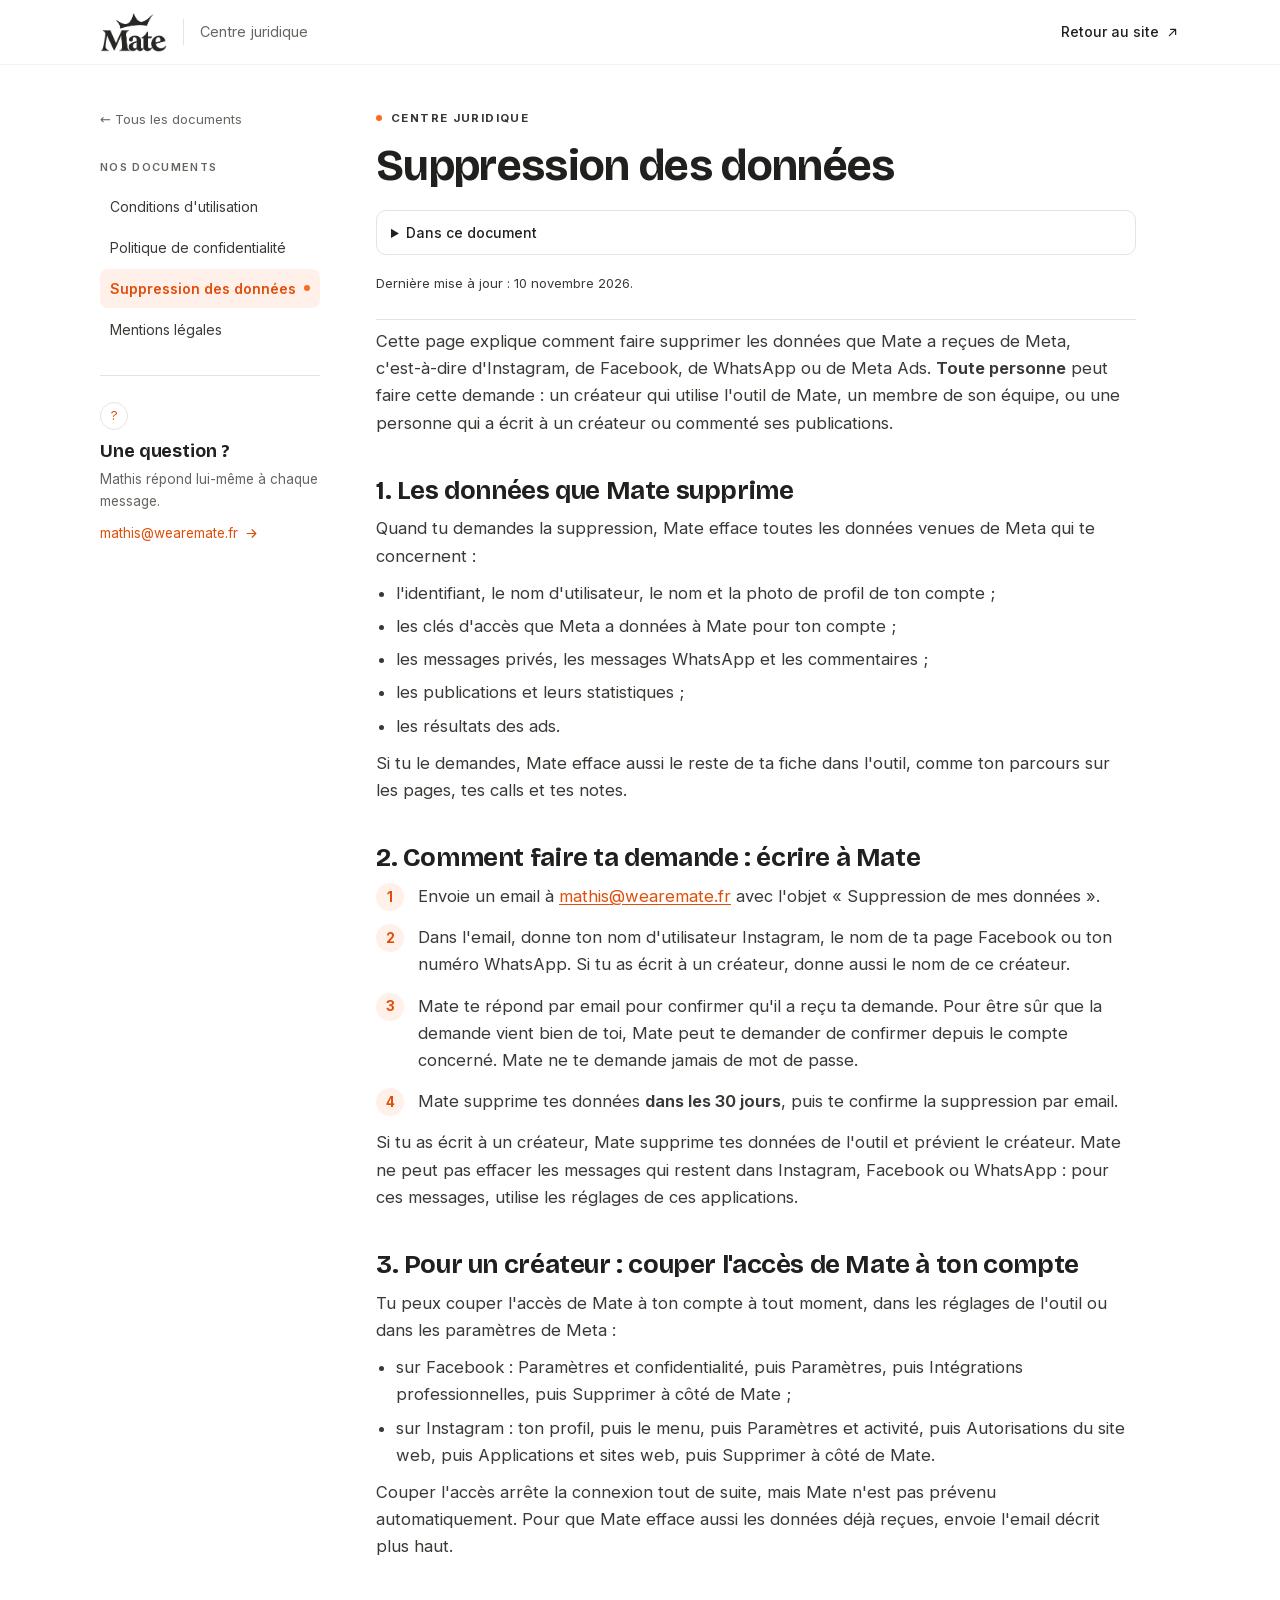
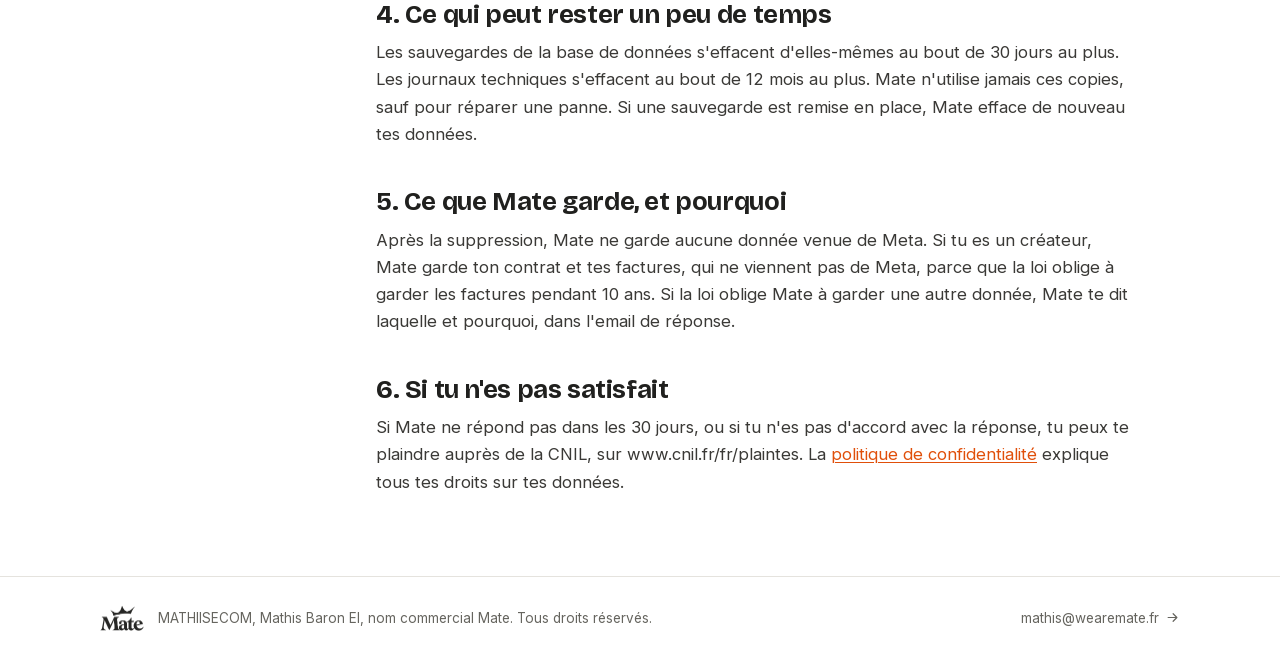
<file: suppression-des-donnees.html>
<!doctype html>
<html lang="fr">
<head>
<meta charset="utf-8">
<meta name="viewport" content="width=device-width,initial-scale=1">
<title>Suppression des données, Mate</title>
<meta name="description" content="Comment faire supprimer les données que Mate a reçues de Meta.">
<meta name="facebook-domain-verification" content="e5ofnw505uaj575j8apa5jrsqgc30y" />
<link rel="icon" href="img/icone-app-1024.png">
<link rel="preload" href="fonts/inter.woff2" as="font" type="font/woff2" crossorigin>
<link rel="stylesheet" href="style.css?v=20261110b">
</head>
<body>
<header class="haut haut-juridique"><div class="wrap">
<a class="logo" href="index.html" aria-label="Accueil Mate"><img src="img/logo-mate.png" alt="Mate"></a>
<span class="separateur" aria-hidden="true"></span><a class="nom-centre" href="juridique.html">Centre juridique</a>
<a class="retour" href="index.html">Retour au site <svg viewBox="0 0 24 24" aria-hidden="true"><path d="M7 17L17 7M9 7h8v8"/></svg></a>
</div></header>
<main class="doc-page"><div class="wrap doc-grille">
<aside class="cote"><a class="tous" href="juridique.html">&larr; Tous les documents</a><p class="cote-titre">Nos documents</p><nav class="cote-menu"><a href="conditions.html">Conditions d'utilisation</a><a href="confidentialite.html">Politique de confidentialité</a><a href="suppression-des-donnees.html" class="actif">Suppression des données</a><a href="mentions-legales.html">Mentions légales</a></nav><div class="question"><span class="q-ico">?</span><h3>Une question ?</h3><p>Mathis répond lui-même à chaque message.</p><a class="q-mail" href="mailto:mathis@wearemate.fr">mathis@wearemate.fr <svg viewBox="0 0 24 24" aria-hidden="true"><path d="M5 12h14M13 6l6 6-6 6"/></svg></a></div></aside>
<article class="texte">
<p class="surtitre">Centre juridique</p>
<h1>Suppression des données</h1>
<details class="sommaire"><summary>Dans ce document</summary><ol><li><a href="#s1">1. Les données que Mate supprime</a></li><li><a href="#s2">2. Comment faire ta demande : écrire à Mate</a></li><li><a href="#s3">3. Pour un créateur : couper l'accès de Mate à ton compte</a></li><li><a href="#s4">4. Ce qui peut rester un peu de temps</a></li><li><a href="#s5">5. Ce que Mate garde, et pourquoi</a></li><li><a href="#s6">6. Si tu n'es pas satisfait</a></li></ol></details>
<p class="maj">Dernière mise à jour : 10 novembre 2026.</p>
<hr class="filet">
<p>Cette page explique comment faire supprimer les données que Mate a reçues de Meta, c'est-à-dire d'Instagram, de Facebook, de WhatsApp ou de Meta Ads. <strong>Toute personne</strong> peut faire cette demande : un créateur qui utilise l'outil de Mate, un membre de son équipe, ou une personne qui a écrit à un créateur ou commenté ses publications.</p>

<h2 id="s1">1. Les données que Mate supprime</h2>
<p>Quand tu demandes la suppression, Mate efface toutes les données venues de Meta qui te concernent :</p>
<ul>
<li>l'identifiant, le nom d'utilisateur, le nom et la photo de profil de ton compte ;</li>
<li>les clés d'accès que Meta a données à Mate pour ton compte ;</li>
<li>les messages privés, les messages WhatsApp et les commentaires ;</li>
<li>les publications et leurs statistiques ;</li>
<li>les résultats des ads.</li>
</ul>
<p>Si tu le demandes, Mate efface aussi le reste de ta fiche dans l'outil, comme ton parcours sur les pages, tes calls et tes notes.</p>

<h2 id="s2">2. Comment faire ta demande : écrire à Mate</h2>
<ol class="etapes">
<li>Envoie un email à <a href="mailto:mathis@wearemate.fr">mathis@wearemate.fr</a> avec l'objet « Suppression de mes données ».</li>
<li>Dans l'email, donne ton nom d'utilisateur Instagram, le nom de ta page Facebook ou ton numéro WhatsApp. Si tu as écrit à un créateur, donne aussi le nom de ce créateur.</li>
<li>Mate te répond par email pour confirmer qu'il a reçu ta demande. Pour être sûr que la demande vient bien de toi, Mate peut te demander de confirmer depuis le compte concerné. Mate ne te demande jamais de mot de passe.</li>
<li>Mate supprime tes données <strong>dans les 30 jours</strong>, puis te confirme la suppression par email.</li>
</ol>
<p>Si tu as écrit à un créateur, Mate supprime tes données de l'outil et prévient le créateur. Mate ne peut pas effacer les messages qui restent dans Instagram, Facebook ou WhatsApp : pour ces messages, utilise les réglages de ces applications.</p>

<h2 id="s3">3. Pour un créateur : couper l'accès de Mate à ton compte</h2>
<p>Tu peux couper l'accès de Mate à ton compte à tout moment, dans les réglages de l'outil ou dans les paramètres de Meta :</p>
<ul>
<li>sur Facebook : Paramètres et confidentialité, puis Paramètres, puis Intégrations professionnelles, puis Supprimer à côté de Mate ;</li>
<li>sur Instagram : ton profil, puis le menu, puis Paramètres et activité, puis Autorisations du site web, puis Applications et sites web, puis Supprimer à côté de Mate.</li>
</ul>
<p>Couper l'accès arrête la connexion tout de suite, mais Mate n'est pas prévenu automatiquement. Pour que Mate efface aussi les données déjà reçues, envoie l'email décrit plus haut.</p>

<h2 id="s4">4. Ce qui peut rester un peu de temps</h2>
<p>Les sauvegardes de la base de données s'effacent d'elles-mêmes au bout de 30 jours au plus. Les journaux techniques s'effacent au bout de 12 mois au plus. Mate n'utilise jamais ces copies, sauf pour réparer une panne. Si une sauvegarde est remise en place, Mate efface de nouveau tes données.</p>

<h2 id="s5">5. Ce que Mate garde, et pourquoi</h2>
<p>Après la suppression, Mate ne garde aucune donnée venue de Meta. Si tu es un créateur, Mate garde ton contrat et tes factures, qui ne viennent pas de Meta, parce que la loi oblige à garder les factures pendant 10 ans. Si la loi oblige Mate à garder une autre donnée, Mate te dit laquelle et pourquoi, dans l'email de réponse.</p>

<h2 id="s6">6. Si tu n'es pas satisfait</h2>
<p>Si Mate ne répond pas dans les 30 jours, ou si tu n'es pas d'accord avec la réponse, tu peux te plaindre auprès de la CNIL, sur www.cnil.fr/fr/plaintes. La <a href="confidentialite.html">politique de confidentialité</a> explique tous tes droits sur tes données.</p>
</article>
</div></main>
<footer class="bas bas-juridique"><div class="wrap">
<img src="img/logo-mate.png" alt="Mate" class="pied-logo"><span>MATHIISECOM, Mathis Baron EI, nom commercial Mate. Tous droits réservés.</span>
<a class="pied-mail" href="mailto:mathis@wearemate.fr">mathis@wearemate.fr <svg viewBox="0 0 24 24" aria-hidden="true"><path d="M5 12h14M13 6l6 6-6 6"/></svg></a>
</div></footer>
</body>
</html>
</file>
<file: style.css>
@font-face{font-family:"Inter";src:url("fonts/inter.woff2") format("woff2");font-weight:100 900;font-style:normal;font-display:swap}
@font-face{font-family:"Bricolage Grotesque";src:url("fonts/bricolage.woff2") format("woff2");font-weight:200 800;font-style:normal;font-display:swap}
:root{
  --encre:#20201e;--papier:#ffffff;--fond:#fafaf9;--voile:#f4f4f2;--ligne:#e5e3de;--doux:#66655f;
  --mate:#ff681f;--mate-fonce:#e04f0a;--mate-voile:#fff1ea;
  --degrade:linear-gradient(135deg,#ff7a30 0%,#f2580f 100%);
  --ombre:0 1px 2px rgba(32,32,30,.04),0 10px 28px -14px rgba(32,32,30,.12);
  --ombre-flotte:0 2px 6px rgba(32,32,30,.06),0 18px 40px -16px rgba(32,32,30,.22);
  --rayon:20px;
  --titre:"Bricolage Grotesque","Inter",system-ui,sans-serif;
}
*{box-sizing:border-box}
html{-webkit-text-size-adjust:100%;scroll-behavior:smooth}
body{margin:0;background:var(--fond);color:var(--encre);font-family:"Inter",system-ui,-apple-system,"Segoe UI",sans-serif;font-size:16.5px;line-height:1.65;-webkit-font-smoothing:antialiased}
a{color:inherit}
img{max-width:100%}
h1,h2,h3{font-family:var(--titre);font-weight:700;letter-spacing:-.015em;line-height:1.1;text-wrap:balance;margin:0}
h1{font-size:clamp(36px,5.4vw,60px)}
h2{font-size:clamp(26px,3.4vw,38px)}
h3{font-size:19px;letter-spacing:-.005em}
p{margin:0}
strong{font-weight:650}
.wrap{max-width:1120px;margin:0 auto;padding-inline:20px}
.carte{background:var(--papier);border:1px solid rgba(32,32,30,.08);border-radius:var(--rayon);box-shadow:var(--ombre)}
.centre{text-align:center}

/* En-tête */
.haut{position:sticky;top:0;z-index:20;background:rgba(250,250,249,.82);backdrop-filter:blur(12px);-webkit-backdrop-filter:blur(12px);border-bottom:1px solid rgba(32,32,30,.06)}
.haut .wrap{display:flex;align-items:center;gap:20px;padding-block:12px}
.logo img{height:40px;width:auto;display:block}
.nav{display:flex;gap:4px;margin-left:auto}
.nav a{text-decoration:none;font-size:14.5px;font-weight:500;color:var(--doux);padding:7px 13px;border-radius:999px;transition:background .15s,color .15s}
.nav a:hover{background:var(--voile);color:var(--encre)}

/* Le CTA : toujours orange, toujours animé */
.cta{position:relative;overflow:hidden;display:inline-flex;align-items:center;justify-content:center;background:var(--degrade);color:#fff;text-decoration:none;font-weight:600;font-size:16.5px;padding:14px 26px;border-radius:999px;box-shadow:0 1px 2px rgba(32,32,30,.12);animation:respire 2.8s ease-in-out infinite;transition:transform .18s ease}
.cta::after{content:"";position:absolute;inset:0;background:linear-gradient(110deg,transparent 30%,rgba(255,255,255,.38) 50%,transparent 70%);transform:translateX(-120%);animation:reflet 3.6s ease-in-out infinite}
.cta:hover{transform:translateY(-2px)}
.cta-petit{font-size:14px;padding:9px 17px}
@keyframes respire{0%,100%{box-shadow:0 0 0 0 rgba(255,104,31,.35)}50%{box-shadow:0 0 0 9px rgba(255,104,31,0)}}
@keyframes reflet{0%,55%{transform:translateX(-120%)}100%{transform:translateX(120%)}}

/* Hero */
.hero{padding-block:36px 20px}
.hero-carte{display:grid;grid-template-columns:1.05fr .95fr;overflow:hidden;border-radius:28px}
.hero-texte{padding:56px 48px;display:flex;flex-direction:column;justify-content:center;gap:22px;min-width:0}
.hero-texte .cta{align-self:flex-start}
.lead{font-size:18.5px;color:#3a3936;max-width:56ch}
.hero-visuel{position:relative;background:var(--voile);padding:44px 36px 92px;display:flex;align-items:flex-start;justify-content:center;min-width:0}
.maquette{width:100%;max-width:380px;padding:20px;display:flex;flex-direction:column;gap:16px}
.maq-tete{display:flex;align-items:center;gap:11px}
.maq-tete div{display:flex;flex-direction:column;line-height:1.3;flex:1;min-width:0}
.maq-tete b{font-size:15px}
.maq-tete span{font-size:12.5px;color:var(--doux)}
.ig{width:30px;height:30px;flex:none}
.puce{display:inline-flex;align-items:center;border-radius:999px;padding:3px 10px;font-size:12px;font-weight:600;font-style:normal;background:var(--voile);white-space:nowrap}
.puce-mate{background:var(--mate-voile);color:var(--mate-fonce)}
.maq-ligne{display:flex;align-items:center;gap:12px;font-size:13px;color:var(--doux)}
.maq-ligne strong{color:var(--encre);font-variant-numeric:tabular-nums}
.jauge{flex:1;height:10px;border-radius:999px;background:var(--voile);overflow:hidden}
.jauge b{display:block;height:100%;border-radius:999px;background:var(--degrade)}
.maq-bloc{background:var(--voile);border-radius:14px;padding:12px 14px;display:flex;flex-direction:column;gap:6px;font-size:13.5px}
.maq-bloc p{display:flex;align-items:center;gap:8px}
.maq-bloc p::before{content:"";width:7px;height:7px;border-radius:50%;background:var(--mate);flex:none}
.maq-titre{font-size:12px;font-weight:600;color:var(--doux);text-transform:uppercase;letter-spacing:.06em}
.maq-boutons{display:flex;gap:8px}
.bouton{display:inline-flex;align-items:center;border-radius:999px;padding:8px 15px;font-size:13.5px;font-weight:600;background:var(--encre);color:#fff}
.bouton-clair{background:var(--papier);color:var(--encre);border:1px solid var(--ligne)}
.bulle-ia{position:absolute;right:22px;bottom:24px;max-width:280px;padding:14px 16px;display:flex;flex-direction:column;gap:8px;box-shadow:var(--ombre-flotte);font-size:13.5px;animation:flotte 5s ease-in-out infinite}
.bulle-ia .puce{align-self:flex-start;background:var(--encre);color:#fff}
@keyframes flotte{0%,100%{transform:translateY(0)}50%{transform:translateY(-6px)}}

/* Blocs */
.bloc{padding-block:56px}
.deux{display:grid;grid-template-columns:1fr 1fr;gap:48px;align-items:center}
.zone-texte{display:flex;flex-direction:column;gap:16px;min-width:0}
.zone-texte p{color:#3a3936;max-width:58ch}
.zone-texte h2{margin-bottom:4px}

/* Le tunnel avec les leads qui avancent */
.tunnel{margin:0;padding:34px 30px 26px;display:flex;flex-direction:column;gap:18px}
.tunnel-bande{position:relative;height:210px;background:var(--degrade);clip-path:polygon(0 0,100% 34%,100% 66%,0 100%);border-radius:6px;overflow:hidden}
.tunnel-bande i{position:absolute;left:-4%;top:var(--y);width:10px;height:10px;margin-top:-5px;border-radius:50%;background:#fff;opacity:0;animation:avance 5.6s linear infinite;animation-delay:var(--d)}
.tunnel-bande::before,.tunnel-bande::after{content:"";position:absolute;top:0;bottom:0;width:1px;background:rgba(255,255,255,.35)}
.tunnel-bande::before{left:33.3%}
.tunnel-bande::after{left:66.6%}
@keyframes avance{0%{left:-4%;opacity:0}8%{opacity:1}80%{opacity:1}100%{left:102%;opacity:0}}
.tunnel-etapes{display:grid;grid-template-columns:repeat(4,1fr);font-size:13.5px;font-weight:600;color:var(--doux)}
.tunnel-etapes span:nth-child(2){text-align:center;transform:translateX(-30%)}
.tunnel-etapes span:nth-child(3){text-align:center;transform:translateX(30%)}
.tunnel-etapes span:last-child{text-align:right}

/* Services */
.grille4{display:grid;grid-template-columns:repeat(4,1fr);gap:16px;margin-top:34px}
.service{padding:24px 22px;display:flex;flex-direction:column;gap:12px}
.service p{font-size:15px;color:#3a3936}
.ico{width:42px;height:42px;border-radius:12px;background:var(--mate-voile);display:grid;place-items:center}
.ico svg{width:22px;height:22px;fill:none;stroke:var(--mate-fonce);stroke-width:1.8;stroke-linecap:round;stroke-linejoin:round}

/* Conversation */
.conversation{padding:20px;display:flex;flex-direction:column;gap:12px;max-width:470px;width:100%;justify-self:center}
.conv-tete{display:flex;align-items:center;gap:10px;font-size:15px;padding-bottom:10px;border-bottom:1px solid var(--ligne)}
.conv-tete .ig{width:26px;height:26px}
.msg{font-size:14.5px;padding:11px 14px;border-radius:16px;max-width:86%}
.msg-lead{background:var(--voile);border-bottom-left-radius:5px}
.msg-equipe{background:var(--encre);color:#fff;align-self:flex-end;border-bottom-right-radius:5px}
.conv-pied{display:flex;flex-wrap:wrap;gap:6px;justify-content:flex-end}

/* Paiement */
.paye{padding:44px 48px;display:flex;flex-direction:column;gap:14px;border-left:4px solid var(--mate)}
.paye p{max-width:70ch;color:#3a3936;font-size:17px}

/* Équipe */
.equipe{display:grid;grid-template-columns:repeat(2,minmax(0,340px));justify-content:center;gap:16px;margin-top:30px}
.personne{display:flex;align-items:center;gap:16px;padding:20px 22px}
.personne p{font-size:14.5px;color:var(--doux)}
.avatar{width:52px;height:52px;border-radius:50%;background:var(--encre);color:#fff;display:grid;place-items:center;font-family:var(--titre);font-weight:700;font-size:17px;flex:none}

/* Contact */
.contact{background:var(--encre);color:#fff;border:0;padding:56px 32px;text-align:center;display:flex;flex-direction:column;align-items:center;gap:16px}
.contact p{color:rgba(255,255,255,.75);max-width:52ch}
.contact .mail{font-size:14px;color:rgba(255,255,255,.6);user-select:all}

/* Pages légales */
.legal{padding-block:40px 64px}
.texte{max-width:780px;margin:0 auto;padding:48px 52px}
.texte h1{font-size:clamp(32px,4.6vw,46px)}
.texte h2{font-size:clamp(21px,2.6vw,25px);margin-top:36px;margin-bottom:10px}
.texte p,.texte li{max-width:66ch;color:#3a3936}
.texte p+p{margin-top:12px}
.texte ul{padding-left:20px;margin:10px 0}
.texte li{margin-bottom:6px}
.maj{color:var(--doux);font-size:14px;margin-top:12px;margin-bottom:22px}
.etapes{counter-reset:e;list-style:none;padding:0;margin:10px 0}
.etapes li{counter-increment:e;padding-left:42px;position:relative;margin-bottom:14px}
.etapes li::before{content:counter(e);position:absolute;left:0;top:0;width:28px;height:28px;border-radius:50%;background:var(--mate-voile);color:var(--mate-fonce);display:grid;place-items:center;font-size:13.5px;font-weight:700}
.encadre{background:var(--voile);border-radius:14px;padding:18px 22px;margin-top:22px}

/* Pied de page */
.bas{border-top:1px solid var(--ligne);font-size:13.5px;color:var(--doux)}
.bas .wrap{display:flex;flex-wrap:wrap;gap:10px 22px;padding-block:24px}
.bas a{color:var(--doux);text-decoration:none}
.bas a:hover{color:var(--encre);text-decoration:underline}

@media (max-width:900px){
  .hero-carte,.deux{grid-template-columns:1fr}
  .deux.inverse .conversation{order:2}
  .hero-texte{padding:40px 28px}
  .grille4{grid-template-columns:repeat(2,1fr)}
}
@media (max-width:600px){
  .nav{display:none}
  .haut .cta-petit{margin-left:auto}
  .grille4,.equipe{grid-template-columns:1fr}
  .hero-visuel{padding:28px 18px 120px}
  .bulle-ia{left:18px;right:18px;max-width:none}
  .texte{padding:32px 22px}
  .paye{padding:32px 24px}
  .bloc{padding-block:40px}
}
@media (prefers-reduced-motion:reduce){
  .cta,.cta::after,.bulle-ia,.tunnel-bande i{animation:none}
  .tunnel-bande i{opacity:1;left:calc(var(--d) * 18%)}
}
.texte h3{font-size:17px;margin-top:22px;margin-bottom:6px}
.tableau{overflow-x:auto;margin:14px 0 6px;border:1px solid var(--ligne);border-radius:14px}
.tableau table{width:100%;border-collapse:collapse;font-size:14px;line-height:1.5;min-width:560px}
.tableau th{text-align:left;font-weight:600;background:var(--voile);padding:10px 12px;border-bottom:1px solid var(--ligne)}
.tableau td{padding:10px 12px;border-bottom:1px solid var(--ligne);vertical-align:top;color:#3a3936}
.tableau tr:last-child td{border-bottom:0}

/* ===== Centre juridique ===== */
.haut-juridique{background:rgba(255,255,255,.9)}
.haut-juridique .wrap{gap:16px}
.separateur{width:1px;height:26px;background:var(--ligne)}
.nom-centre{font-size:14.5px;color:var(--doux);text-decoration:none}
.retour{margin-left:auto;display:inline-flex;align-items:center;gap:6px;font-size:14px;font-weight:500;text-decoration:none}
.retour svg,.doc-fleche svg,.q-mail svg,.bouton-noir svg,.pied-mail svg{width:15px;height:15px;fill:none;stroke:currentColor;stroke-width:1.9;stroke-linecap:round;stroke-linejoin:round}
.surtitre{display:flex;align-items:center;gap:9px;font-size:11.5px;font-weight:700;letter-spacing:.12em;text-transform:uppercase;color:var(--mate-fonce);margin-bottom:14px}
.surtitre::before{content:"";width:6px;height:6px;border-radius:50%;background:var(--mate)}
body:has(.hub),body:has(.doc-page){background:var(--papier)}

.hub{position:relative;padding-block:72px 80px;overflow:hidden}
.hub::before{content:"";position:absolute;left:-180px;top:-160px;width:620px;height:520px;background:radial-gradient(closest-side,rgba(255,104,31,.10),transparent);pointer-events:none}
.hub-tete{position:relative;max-width:640px}
.hub-tete h1{font-size:clamp(38px,5.6vw,58px);line-height:1.04}
.hub-lead{margin-top:20px;color:var(--doux);max-width:52ch}
.hub-grille{position:relative;display:grid;grid-template-columns:minmax(0,1fr) 260px;gap:56px;margin-top:48px;align-items:start}
.docs{border-top:1px solid var(--ligne)}
.doc{display:grid;grid-template-columns:34px 1fr auto;gap:12px;align-items:center;padding:24px 0;border-bottom:1px solid var(--ligne);text-decoration:none}
.doc-num{font-size:12px;color:var(--doux);align-self:start;padding-top:6px;font-variant-numeric:tabular-nums}
.doc-texte{display:flex;flex-direction:column;gap:4px;min-width:0}
.doc-texte strong{font-family:var(--titre);font-size:22px;font-weight:600;letter-spacing:-.01em}
.doc-texte span{font-size:14px;color:var(--doux)}
.doc-fleche{width:36px;height:36px;border-radius:50%;background:var(--voile);display:grid;place-items:center;transition:background .15s,color .15s,transform .15s}
.doc:hover .doc-fleche{background:var(--mate);color:#fff;transform:translateX(3px)}
.question{display:flex;flex-direction:column;gap:6px}
.q-ico{width:28px;height:28px;border-radius:50%;border:1px solid var(--ligne);display:grid;place-items:center;font-size:13px;color:var(--mate-fonce);margin-bottom:6px}
.question h3{font-size:18px}
.question p{font-size:13.5px;color:var(--doux)}
.q-mail{display:inline-flex;align-items:center;gap:6px;font-size:13.5px;color:var(--mate-fonce);text-decoration:none;margin-top:4px;word-break:break-all}
.bouton-noir{display:inline-flex;align-items:center;gap:10px;margin-top:22px;background:var(--encre);color:#fff;text-decoration:none;font-size:14px;font-weight:600;padding:12px 16px;border-radius:8px}

.doc-page{padding-block:44px 80px}
.doc-grille{display:grid;grid-template-columns:220px minmax(0,1fr);gap:56px;align-items:start}
.cote{position:sticky;top:96px;display:flex;flex-direction:column}
.tous{font-size:13px;color:var(--doux);text-decoration:none;margin-bottom:28px}
.tous:hover{color:var(--encre)}
.cote-titre{font-size:11px;font-weight:600;letter-spacing:.12em;text-transform:uppercase;color:var(--doux);margin-bottom:10px}
.cote-menu{display:flex;flex-direction:column;gap:2px;padding-bottom:26px;margin-bottom:26px;border-bottom:1px solid var(--ligne)}
.cote-menu a{display:flex;align-items:center;justify-content:space-between;font-size:14px;color:#3a3936;text-decoration:none;padding:8px 10px;border-radius:8px}
.cote-menu a:hover{background:var(--voile)}
.cote-menu a.actif{background:var(--mate-voile);color:var(--mate-fonce);font-weight:600}
.cote-menu a.actif::after{content:"";width:6px;height:6px;border-radius:50%;background:var(--mate)}
.doc-page .texte{max-width:760px;margin:0;padding:0;background:none;border:0;box-shadow:none}
.doc-page .texte h1{font-size:clamp(32px,4.4vw,44px);margin-bottom:20px}
.sommaire{border:1px solid var(--ligne);border-radius:10px;padding:10px 14px;font-size:14px}
.sommaire summary{cursor:pointer;font-weight:500}
.sommaire ol{margin:10px 0 4px;padding-left:18px;columns:2;column-gap:28px}
.sommaire li{margin-bottom:4px;break-inside:avoid}
.sommaire a{color:var(--doux);text-decoration:none}
.sommaire a:hover{color:var(--encre);text-decoration:underline}
.doc-page .maj{margin-top:18px;margin-bottom:0;font-size:13px}
.filet{border:0;border-top:1px solid var(--ligne);margin:24px 0 8px}
.doc-page .texte h2{scroll-margin-top:90px;font-size:clamp(22px,2.6vw,26px);margin-top:40px}
.doc-page .texte a{color:var(--mate-fonce);text-decoration-thickness:1px;text-underline-offset:2px}
.doc-page .texte p,.doc-page .texte li{max-width:none}

.bas-juridique .wrap{align-items:center;gap:14px;padding-block:28px}
.pied-logo{height:26px;width:auto}
.pied-mail{margin-left:auto;display:inline-flex;align-items:center;gap:6px}

@media (max-width:900px){
  .hub-grille,.doc-grille{grid-template-columns:1fr;gap:36px}
  .cote{position:static}
  .cote-menu{flex-direction:row;flex-wrap:wrap}
  .cote .question{display:none}
  .sommaire ol{columns:1}
}
@media (max-width:600px){
  .nom-centre,.separateur{display:none}
  .hub{padding-block:44px 56px}
  .doc-texte strong{font-size:19px}
  .pied-mail{margin-left:0}
}

/* ===== Landing v2 (esprit Insyder) ===== */
body:has(.l-hero){background:var(--papier)}
.l-entete{position:sticky;top:12px;z-index:30;padding-inline:20px}
.l-nav{max-width:980px;margin:12px auto 0;display:flex;align-items:center;gap:24px;background:rgba(255,255,255,.86);backdrop-filter:blur(14px);-webkit-backdrop-filter:blur(14px);border:1px solid rgba(32,32,30,.08);border-radius:18px;padding:10px 10px 10px 20px;box-shadow:0 8px 30px -18px rgba(32,32,30,.25)}
.l-nav .logo img{height:34px}
.l-liens{display:flex;gap:4px;margin-left:auto}
.l-liens a{font-size:14px;font-weight:500;color:var(--doux);text-decoration:none;padding:8px 12px;border-radius:999px}
.l-liens a:hover{color:var(--encre);background:var(--voile)}
.l-cta{display:inline-flex;align-items:center;gap:12px;background:var(--degrade);color:#fff;text-decoration:none;font-weight:600;font-size:16px;padding:8px 8px 8px 22px;border-radius:999px;box-shadow:0 10px 26px -10px rgba(242,88,15,.65),inset 0 1px 0 rgba(255,255,255,.25);transition:transform .18s,box-shadow .18s;animation:respire 2.8s ease-in-out infinite}
.l-cta:hover{transform:translateY(-2px)}
.l-cta-petit{font-size:14px;padding:6px 6px 6px 16px;gap:10px}
.l-rond{width:34px;height:34px;border-radius:50%;background:#fff;color:var(--mate-fonce);display:grid;place-items:center;flex:none;transition:transform .18s}
.l-cta-petit .l-rond{width:28px;height:28px}
.l-rond svg{width:16px;height:16px;fill:none;stroke:currentColor;stroke-width:2.2;stroke-linecap:round;stroke-linejoin:round}
.l-cta:hover .l-rond{transform:translateX(3px)}

.l-hero{padding-block:80px 40px;text-align:center}
.l-hero h1{font-size:clamp(38px,6vw,68px);line-height:1.02;letter-spacing:-.03em;max-width:15ch;margin-inline:auto}
.l-sous{max-width:56ch;margin:22px auto 0;font-size:18px;color:var(--doux)}
.l-sous strong,.l-enonce strong,.l-tuile strong,.l-pas strong{color:var(--encre)}
.l-hero .l-cta{margin-top:30px}
.l-confiance{list-style:none;padding:0;margin:22px 0 0;display:flex;flex-wrap:wrap;justify-content:center;gap:8px 22px;font-size:13.5px;color:var(--doux)}
.l-confiance li{display:flex;align-items:center;gap:7px}
.l-confiance svg{width:16px;height:16px;fill:none;stroke:var(--mate-fonce);stroke-width:1.8;stroke-linecap:round;stroke-linejoin:round}

.l-scene{margin-top:56px;border-radius:28px;padding:44px 40px 0;background:radial-gradient(circle,rgba(32,32,30,.10) 1px,transparent 1.2px) 0 0/18px 18px,linear-gradient(180deg,#fbf4ef,#f6f5f2);overflow:hidden}
.l-fenetre{max-width:880px;margin:0 auto;background:#fff;border-radius:16px 16px 0 0;border:1px solid rgba(32,32,30,.1);border-bottom:0;box-shadow:0 30px 70px -30px rgba(32,32,30,.35);text-align:left;overflow:hidden}
.l-barre{display:flex;align-items:center;gap:6px;padding:11px 14px;border-bottom:1px solid var(--ligne);background:#fcfcfb}
.l-barre i{width:10px;height:10px;border-radius:50%;background:#e4e2dc}
.l-barre span{margin-left:12px;font-size:12px;color:var(--doux);background:var(--voile);padding:3px 12px;border-radius:999px}
.l-app{display:grid;grid-template-columns:58px 1fr;min-height:360px}
.l-rail{background:var(--voile);display:flex;flex-direction:column;align-items:center;gap:12px;padding:16px 0}
.l-rail b{width:26px;height:26px;border-radius:8px;background:var(--encre)}
.l-rail span{width:26px;height:26px;border-radius:8px;background:#e7e5df}
.l-rail span.on{background:var(--degrade)}
.l-contenu{padding:22px 24px 26px;display:flex;flex-direction:column;gap:12px;min-width:0}
.l-titre-app{font-family:var(--titre);font-weight:700;font-size:18px}
.l-tunnel{position:relative;height:120px;background:var(--degrade);clip-path:polygon(0 0,100% 34%,100% 66%,0 100%);border-radius:6px;overflow:hidden}
.l-tunnel i{position:absolute;left:-4%;top:var(--y);width:8px;height:8px;margin-top:-4px;border-radius:50%;background:#fff;opacity:0;animation:avance 6s linear infinite;animation-delay:var(--d)}
.l-etapes{display:flex;justify-content:space-between;font-size:12px;font-weight:600;color:var(--doux)}
.l-deux{display:grid;grid-template-columns:1.1fr 1fr;gap:14px;margin-top:4px}
.l-fiche,.l-dm{border:1px solid var(--ligne);border-radius:14px;padding:14px;display:flex;flex-direction:column;gap:12px;min-width:0}
.l-fiche-tete{display:flex;align-items:center;gap:10px}
.l-fiche-tete div{display:flex;flex-direction:column;line-height:1.25;flex:1;min-width:0}
.l-fiche-tete b{font-size:14px}
.l-fiche-tete small,.l-jauge-ligne small,.l-vu small{font-size:11.5px;color:var(--doux)}
.l-fiche-tete em{font-style:normal;font-size:11px;font-weight:600;background:var(--mate-voile);color:var(--mate-fonce);padding:3px 9px;border-radius:999px;white-space:nowrap}
.l-avatar{width:32px;height:32px;border-radius:50%;background:var(--encre);color:#fff;display:grid;place-items:center;font-size:11.5px;font-weight:700;flex:none}
.l-jauge-ligne{display:flex;align-items:center;gap:10px}
.l-jauge-ligne strong{font-size:13px;font-variant-numeric:tabular-nums}
.l-jauge{flex:1;height:8px;border-radius:999px;background:var(--voile);overflow:hidden}
.l-jauge b{display:block;height:100%;background:var(--degrade);border-radius:999px}
.l-vu{background:var(--voile);border-radius:10px;padding:10px 12px;display:flex;flex-direction:column;gap:5px;font-size:12.5px}
.l-vu p{display:flex;align-items:center;gap:7px}
.l-vu p::before{content:"";width:6px;height:6px;border-radius:50%;background:var(--mate)}
.l-msg{font-size:12.5px;line-height:1.45;padding:9px 12px;border-radius:14px;max-width:90%}
.l-msg-lead{background:var(--voile);border-bottom-left-radius:4px}
.l-msg-ia{background:var(--encre);color:#fff;align-self:flex-end;border-bottom-right-radius:4px}
.l-puce{align-self:flex-end;font-size:11px;font-weight:600;background:var(--mate-voile);color:var(--mate-fonce);padding:3px 10px;border-radius:999px}

.l-enonce{padding-block:110px 60px;text-align:center}
.l-enonce h2{font-size:clamp(30px,4.4vw,48px);line-height:1.08;letter-spacing:-.025em}
.l-enonce p:last-child{max-width:62ch;margin:22px auto 0;font-size:17px;color:var(--doux)}
.l-etiquette{font-size:13px;font-weight:600;color:var(--mate-fonce);margin-bottom:14px}
.l-bloc{padding-block:70px}
.l-bloc h2{font-size:clamp(28px,3.8vw,42px);line-height:1.1;letter-spacing:-.02em}

.l-bento{display:grid;grid-template-columns:repeat(4,1fr);gap:14px;margin-top:44px}
.l-tuile{background:var(--fond);border:1px solid rgba(32,32,30,.07);border-radius:22px;padding:26px 24px;display:flex;flex-direction:column;gap:10px;transition:transform .2s,box-shadow .2s}
.l-tuile:hover{transform:translateY(-3px);box-shadow:var(--ombre-flotte)}
.l-tuile h3{font-size:19px;line-height:1.2}
.l-tuile p{font-size:14.5px;color:var(--doux)}
.l-grande{grid-column:span 4;display:grid;grid-template-columns:1fr 1fr;gap:30px;align-items:center;padding:34px;background:linear-gradient(135deg,#fff7f2,#f7f6f3)}
.l-grande h3{font-size:clamp(22px,2.6vw,28px)}
.l-tuile-texte{display:flex;flex-direction:column;gap:12px}
.l-visuel-dm{background:#fff;border:1px solid var(--ligne);border-radius:18px;padding:18px;display:flex;flex-direction:column;gap:10px;box-shadow:var(--ombre)}
.l-visuel-dm .l-msg{font-size:13.5px}
.l-ico{width:40px;height:40px;border-radius:12px;background:#fff;border:1px solid var(--ligne);display:grid;place-items:center;margin-bottom:6px}
.l-ico svg{width:20px;height:20px;fill:none;stroke:var(--mate-fonce);stroke-width:1.8;stroke-linecap:round;stroke-linejoin:round}
.l-note{text-align:center;font-size:13.5px;color:var(--doux);margin-top:22px}
.l-note a{color:var(--encre)}

.l-pas{list-style:none;padding:0;margin:44px 0 0;display:grid;grid-template-columns:repeat(3,1fr);gap:14px;counter-reset:p}
.l-pas li{border-top:2px solid var(--ligne);padding-top:22px;display:flex;flex-direction:column;gap:10px;position:relative}
.l-pas li::before{content:"";position:absolute;top:-2px;left:0;width:48px;height:2px;background:var(--mate)}
.l-num{font-size:13px;font-weight:600;color:var(--mate-fonce)}
.l-pas h3{font-size:21px;line-height:1.2}
.l-pas p{font-size:15px;color:var(--doux)}

.l-noir{margin:40px 20px;border-radius:32px;background:radial-gradient(circle,rgba(255,255,255,.07) 1px,transparent 1.2px) 0 0/20px 20px,var(--encre);color:#fff;text-align:center;padding-block:100px}
.l-noir h2{font-size:clamp(30px,4.6vw,52px);line-height:1.06;letter-spacing:-.025em}
.l-noir p{max-width:58ch;margin:22px auto 32px;color:rgba(255,255,255,.72);font-size:17px}
.l-noir strong{color:#fff}

.l-equipe{display:flex;flex-wrap:wrap;justify-content:center;gap:14px;margin-top:36px}
.l-personne{display:flex;align-items:center;gap:14px;padding:16px 22px 16px 16px;border:1px solid var(--ligne);border-radius:999px;background:#fff}
.l-avatar-grand{width:46px;height:46px;font-size:14px}
.l-personne h3{font-size:16px}
.l-personne p{font-size:13.5px;color:var(--doux)}

.l-final{padding-block:90px 110px;text-align:center}
.l-final h2{font-size:clamp(28px,4vw,44px);line-height:1.1;letter-spacing:-.02em;max-width:20ch;margin-inline:auto}
.l-final p{color:var(--doux);margin:16px auto 28px;max-width:50ch}
.l-final .l-mail{margin-top:16px;font-size:13.5px;user-select:all}

@media (max-width:900px){
  .l-bento{grid-template-columns:repeat(2,1fr)}
  .l-grande{grid-column:span 2;grid-template-columns:1fr}
  .l-pas{grid-template-columns:1fr;gap:26px}
  .l-deux{grid-template-columns:1fr}
  .l-dm{display:none}
}
@media (max-width:600px){
  .l-liens{display:none}
  .l-nav .l-cta-petit{margin-left:auto}
  .l-hero{padding-block:52px 20px}
  .l-scene{padding:24px 14px 0;border-radius:20px}
  .l-app{grid-template-columns:1fr}
  .l-rail{display:none}
  .l-bento{grid-template-columns:1fr}
  .l-grande{grid-column:span 1;padding:24px}
  .l-noir{margin-inline:12px;padding-block:70px}
  .l-enonce{padding-block:70px 40px}
}
@media (prefers-reduced-motion:reduce){.l-cta,.l-tunnel i{animation:none}.l-tunnel i{opacity:1;left:calc(var(--d) * 16%)}}
.bas .l-legal{flex-basis:100%;color:var(--doux)}
</file>
